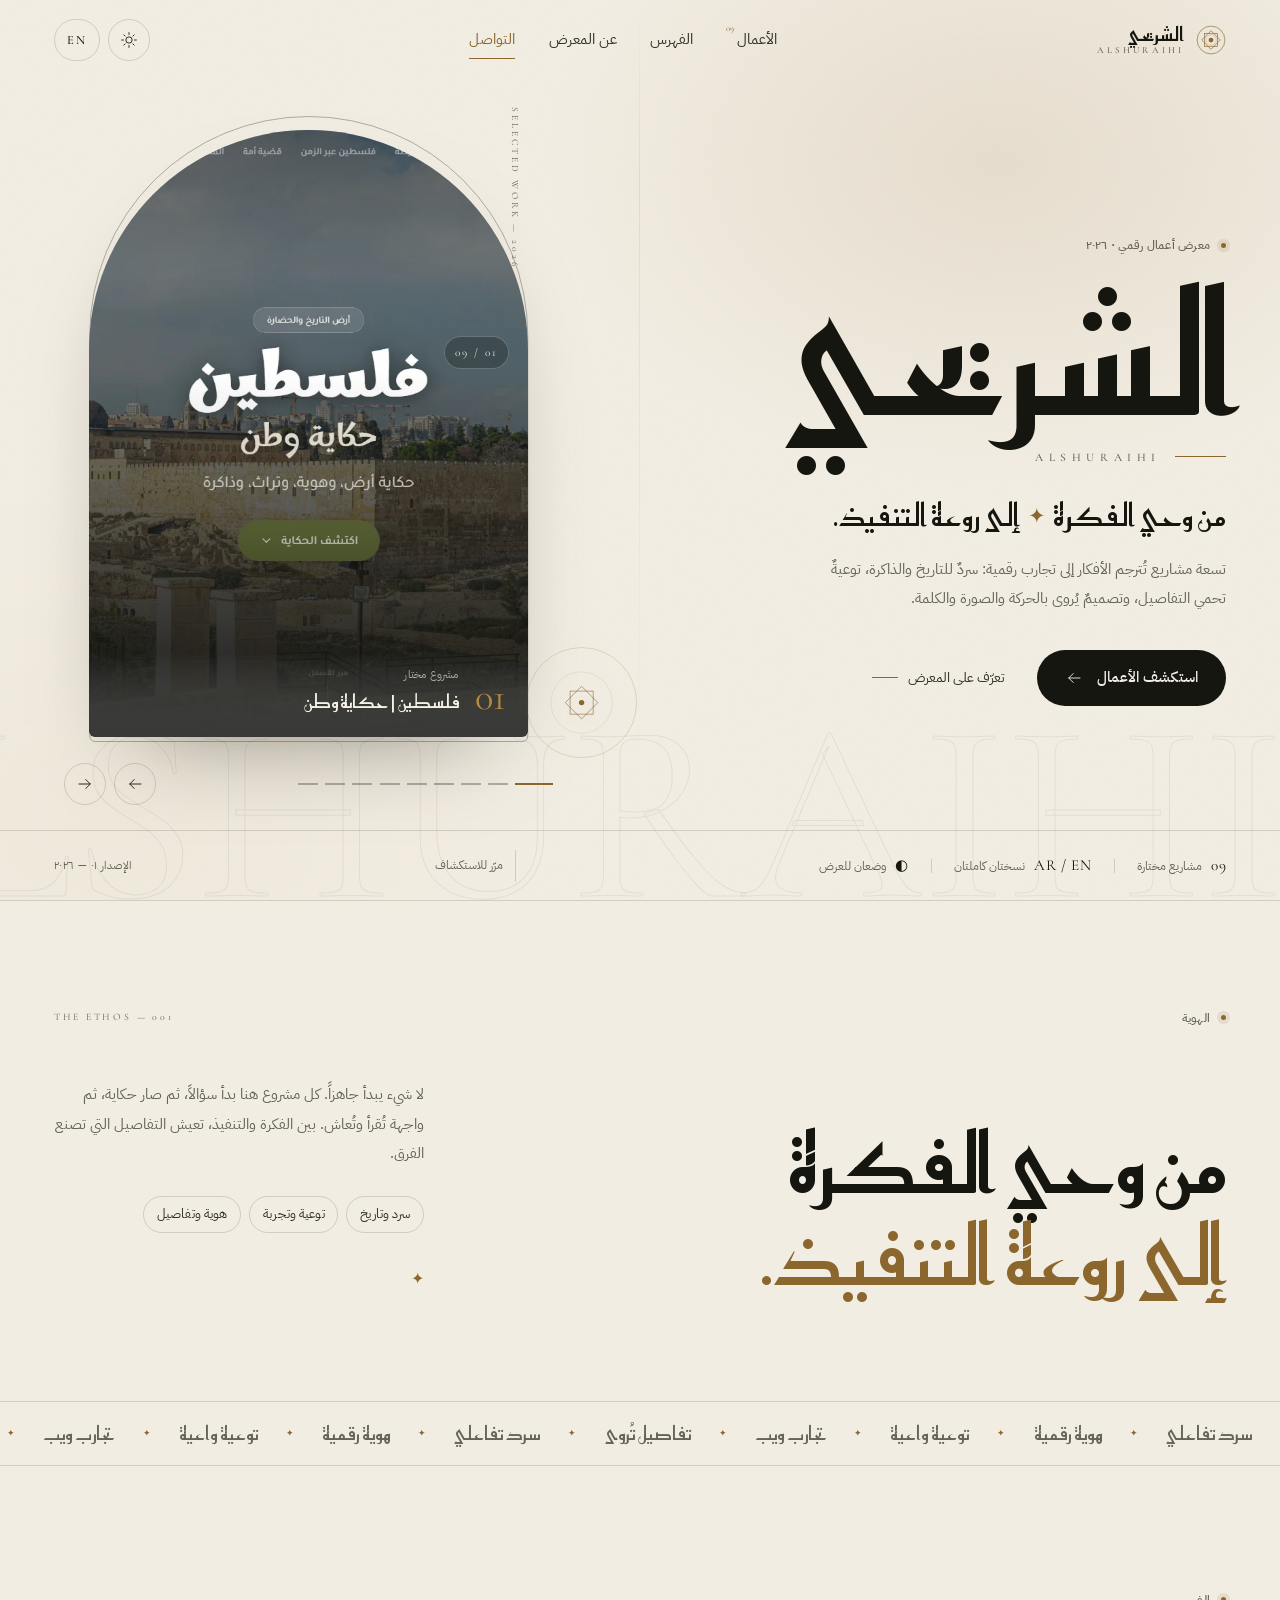
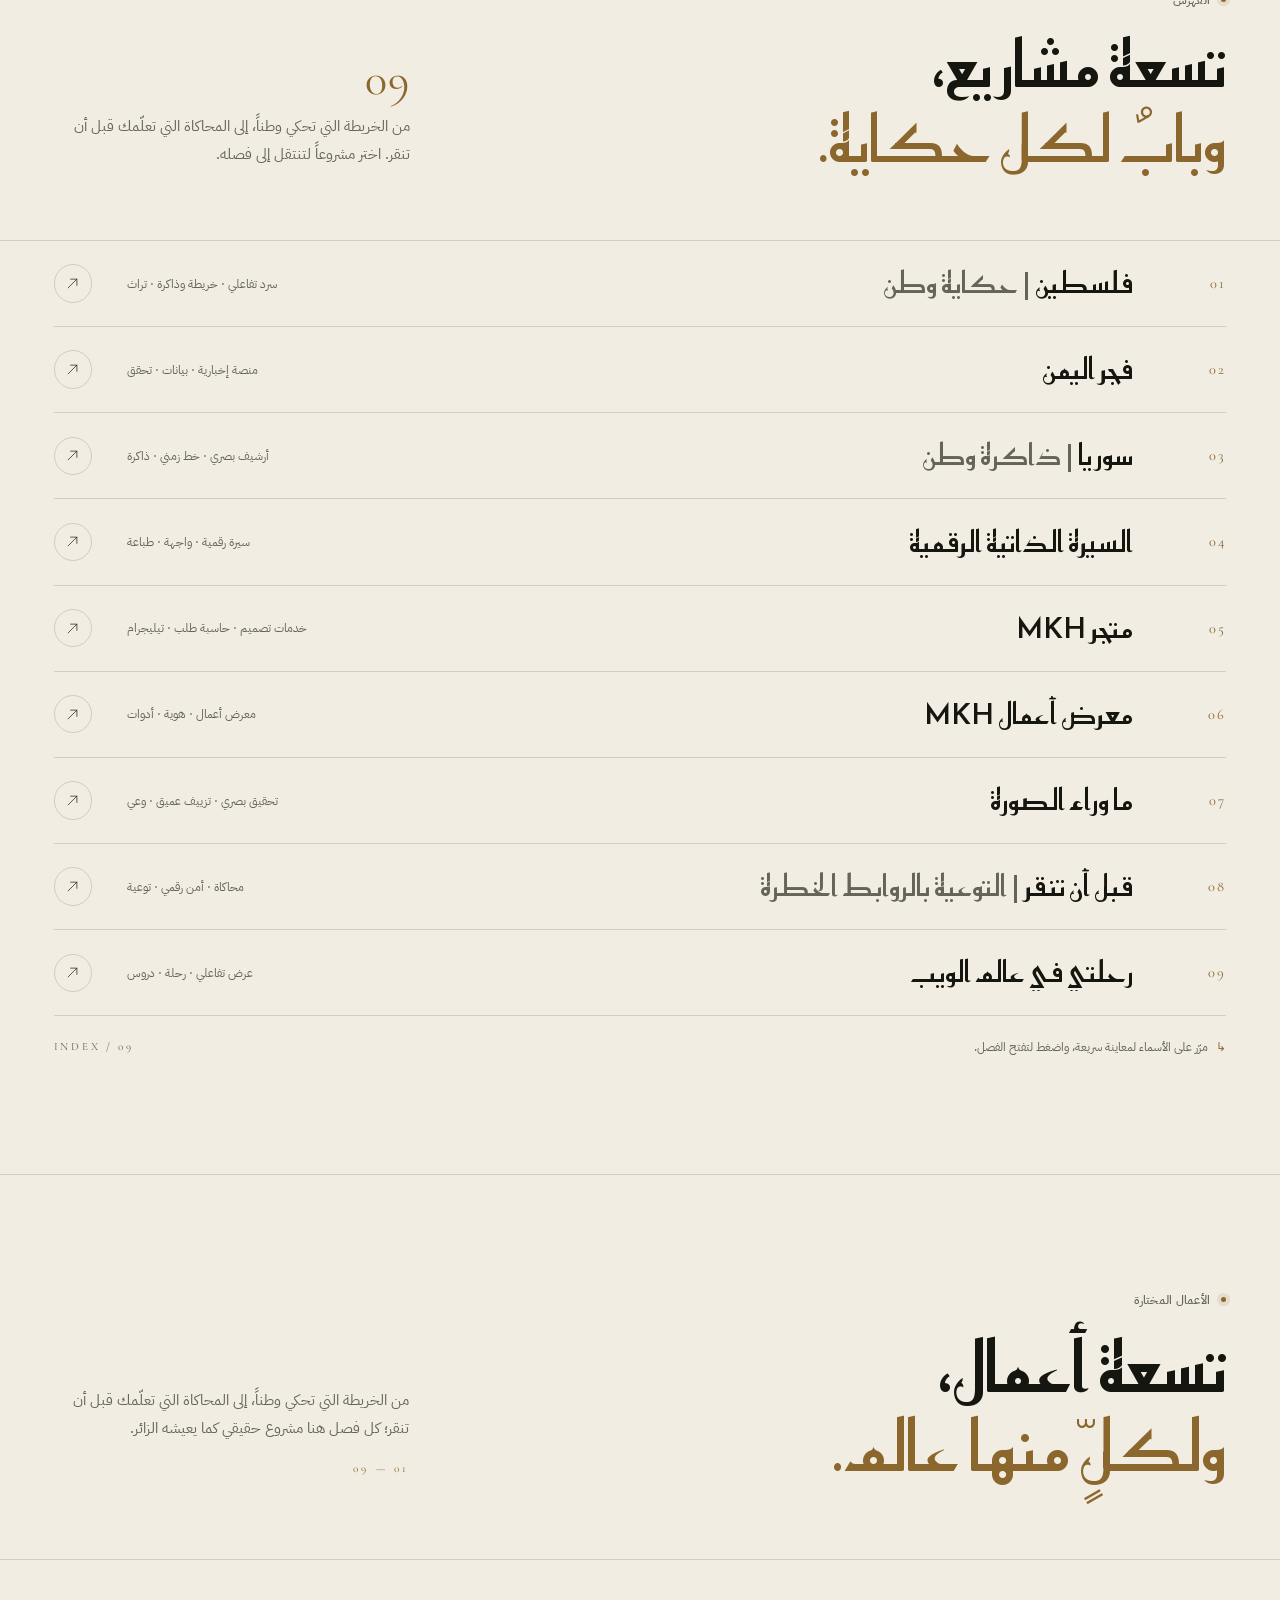
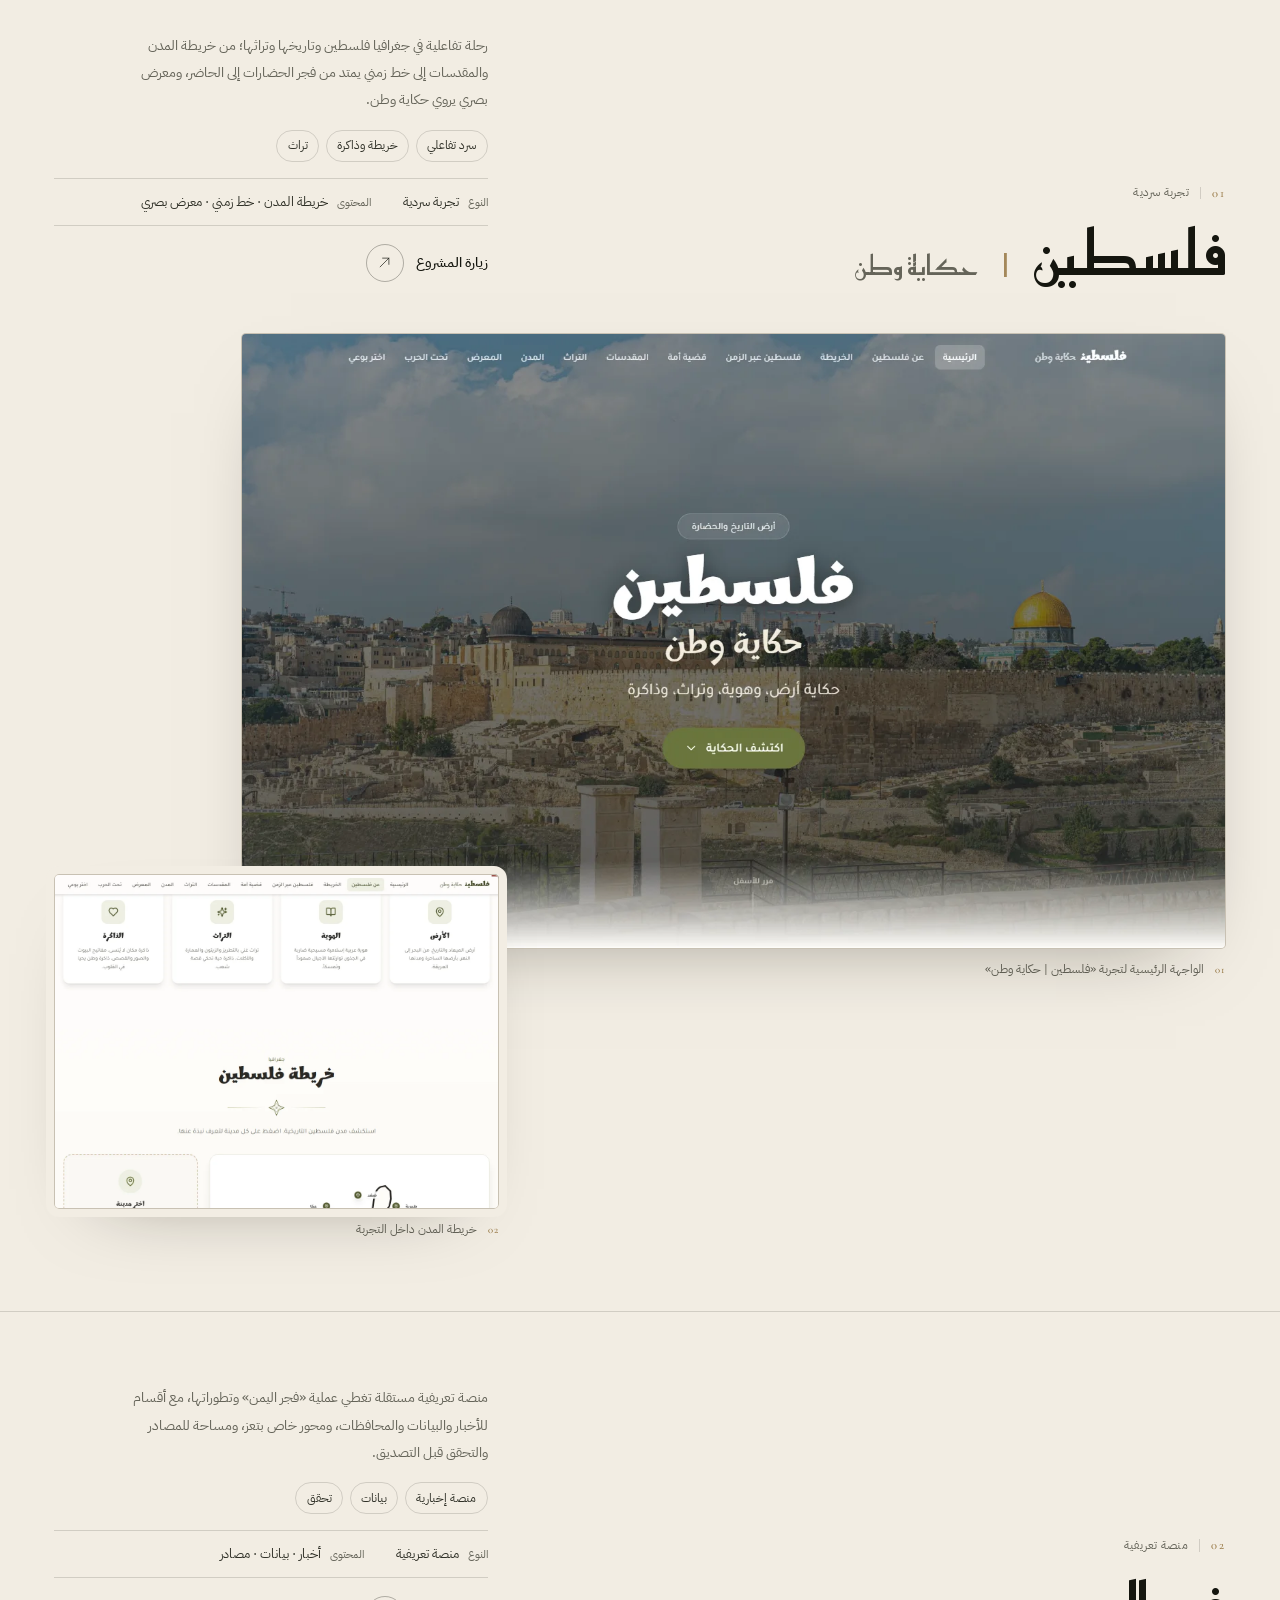
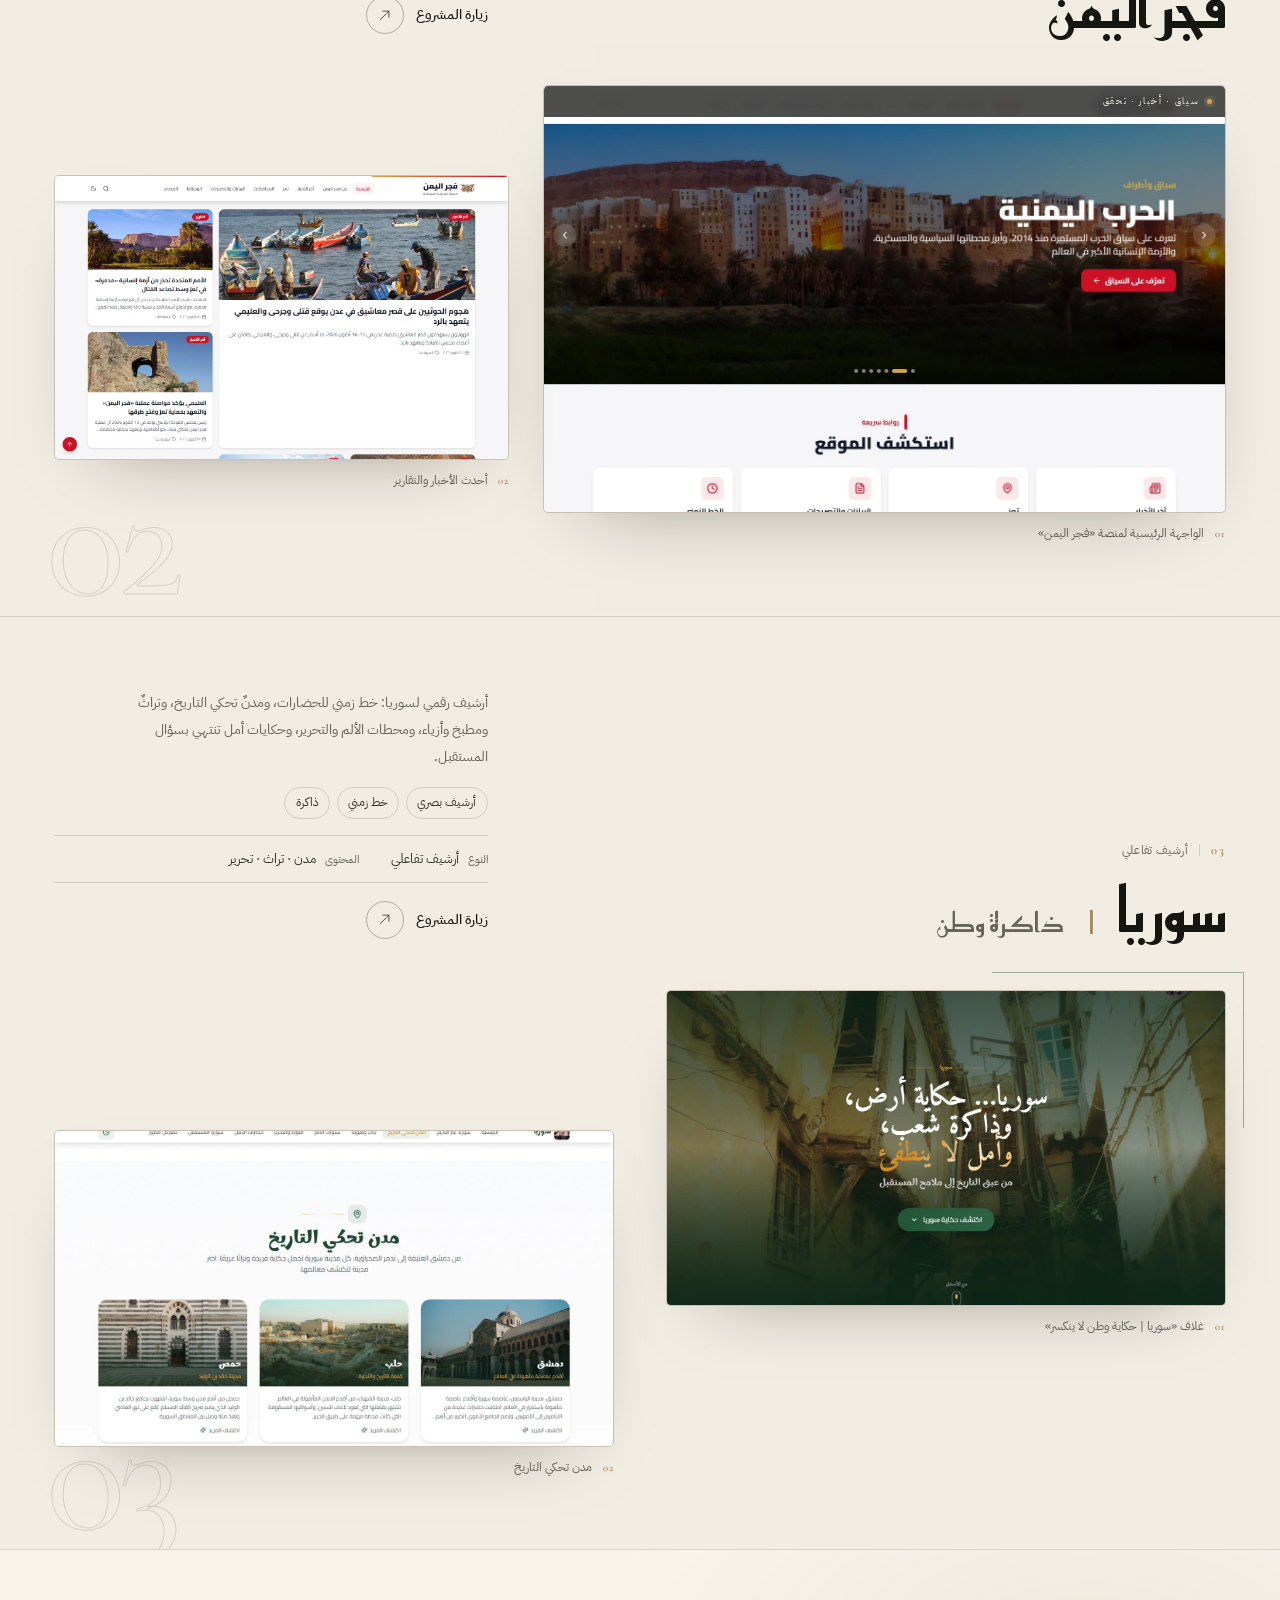
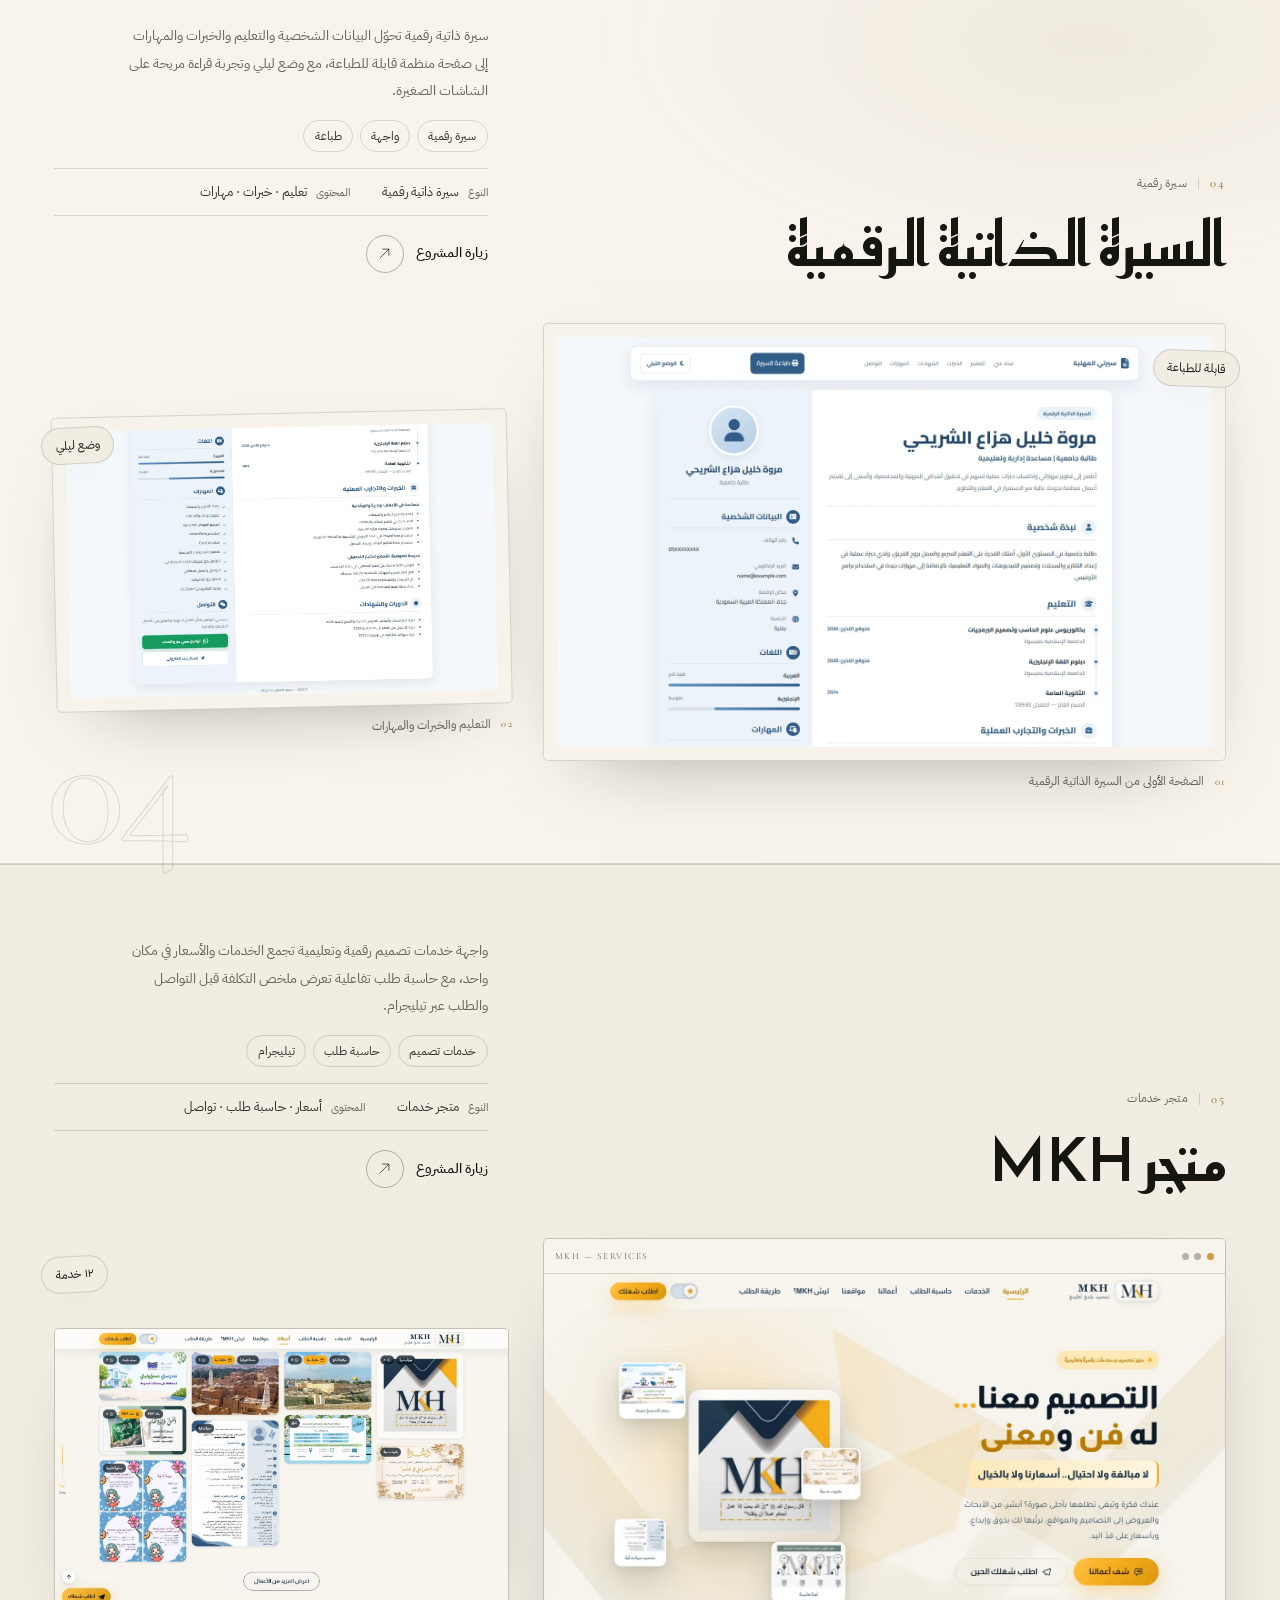
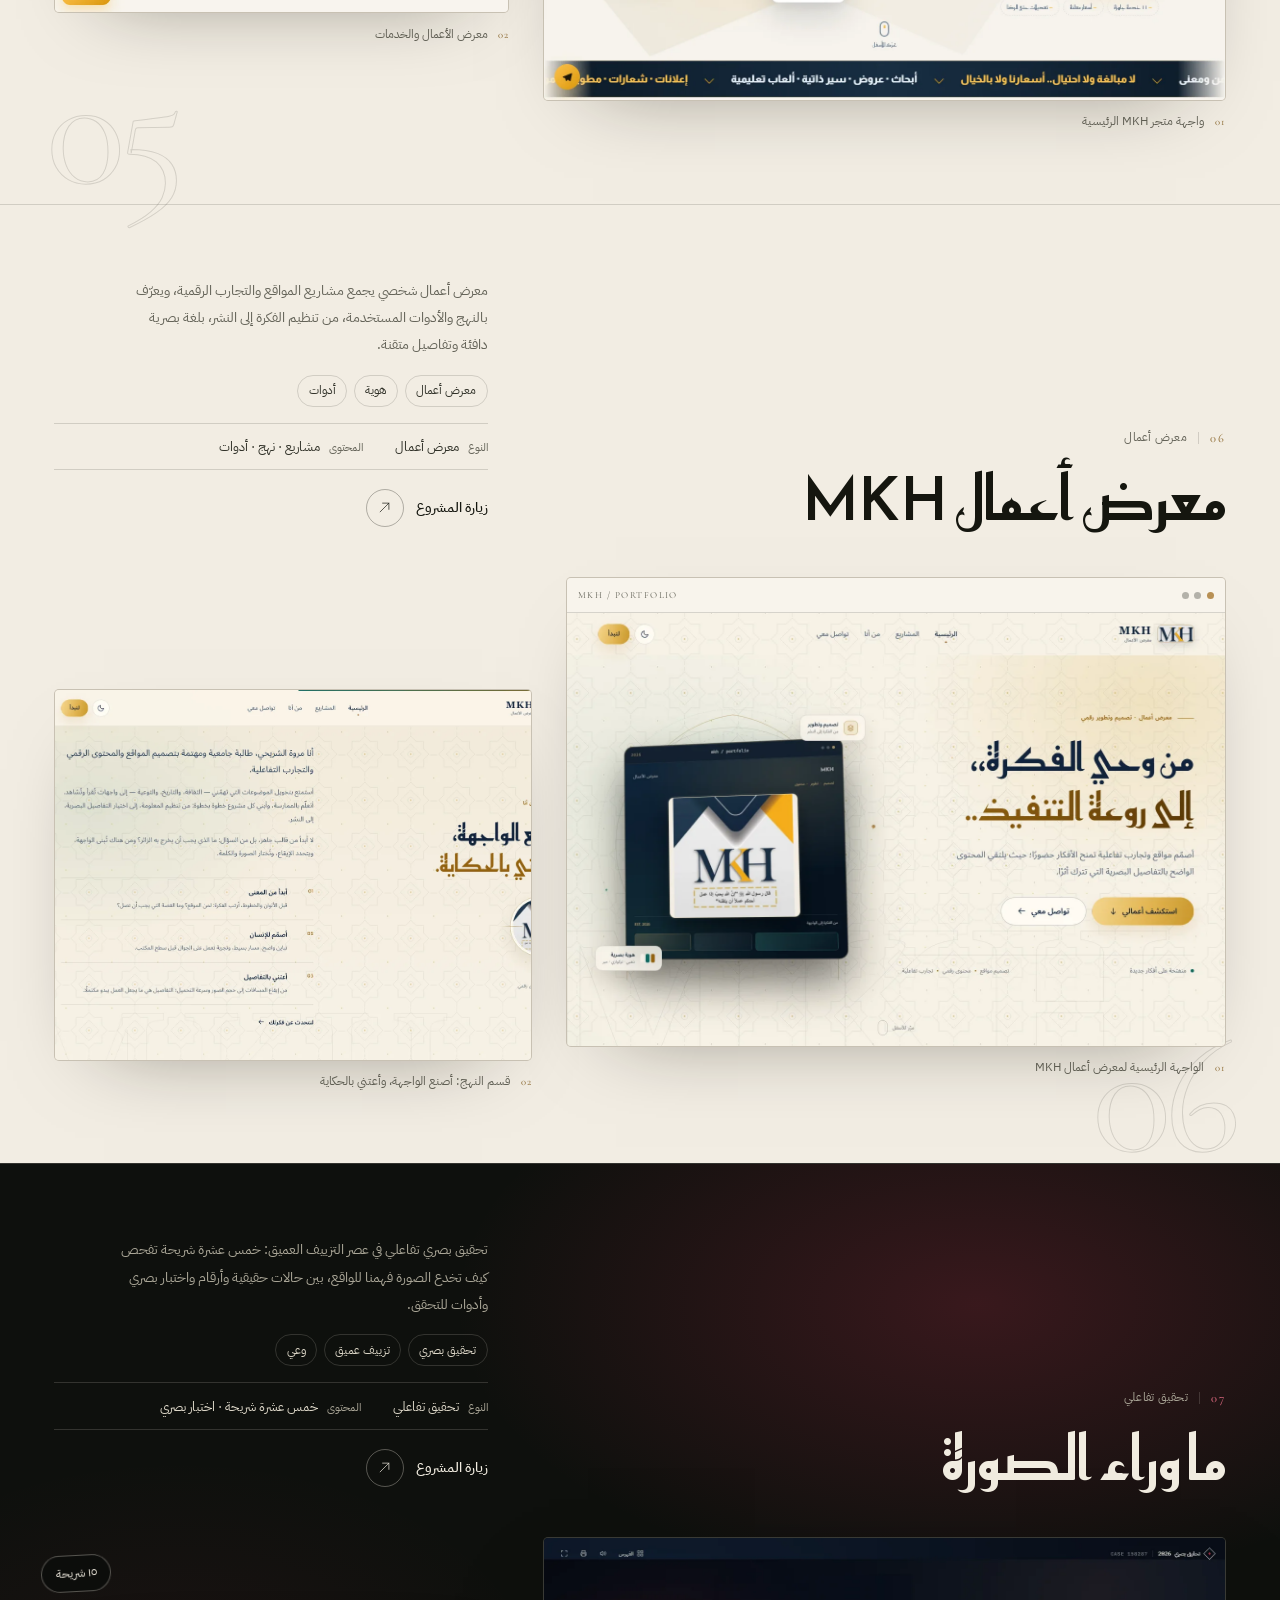
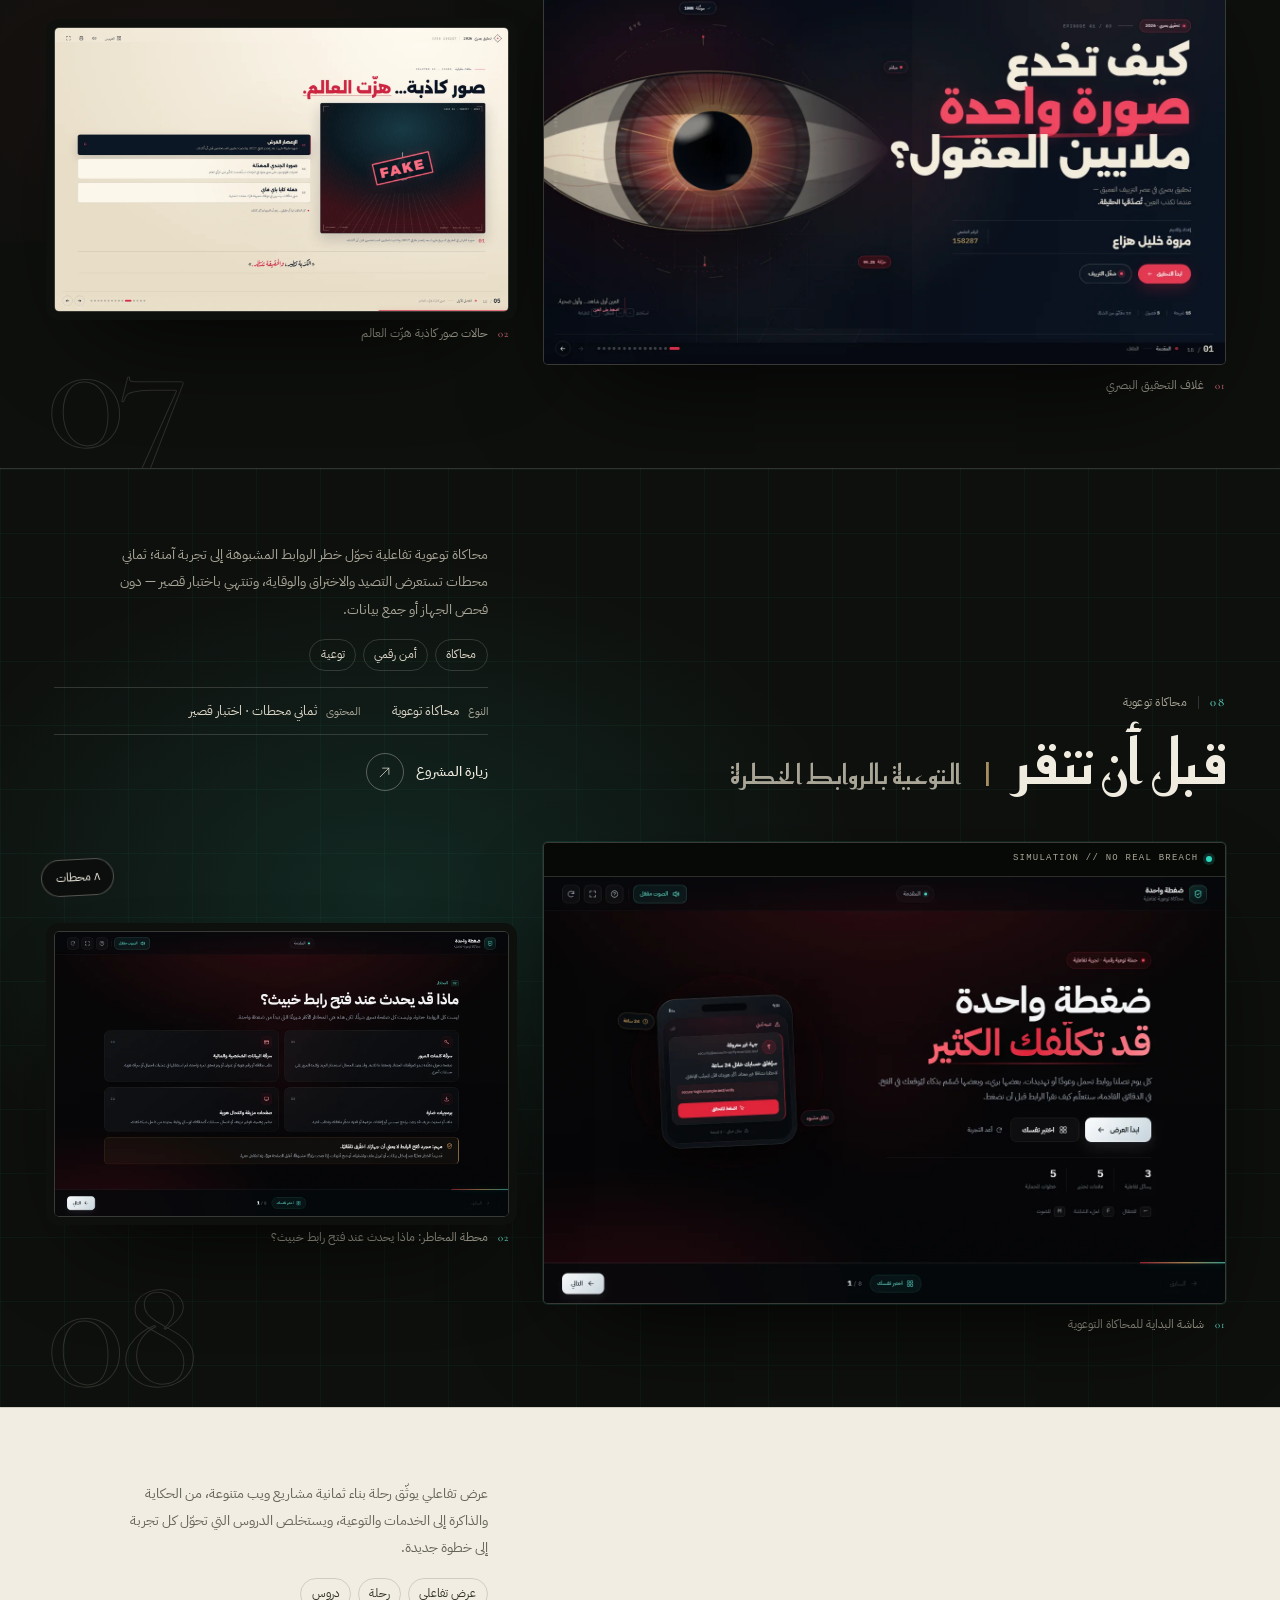
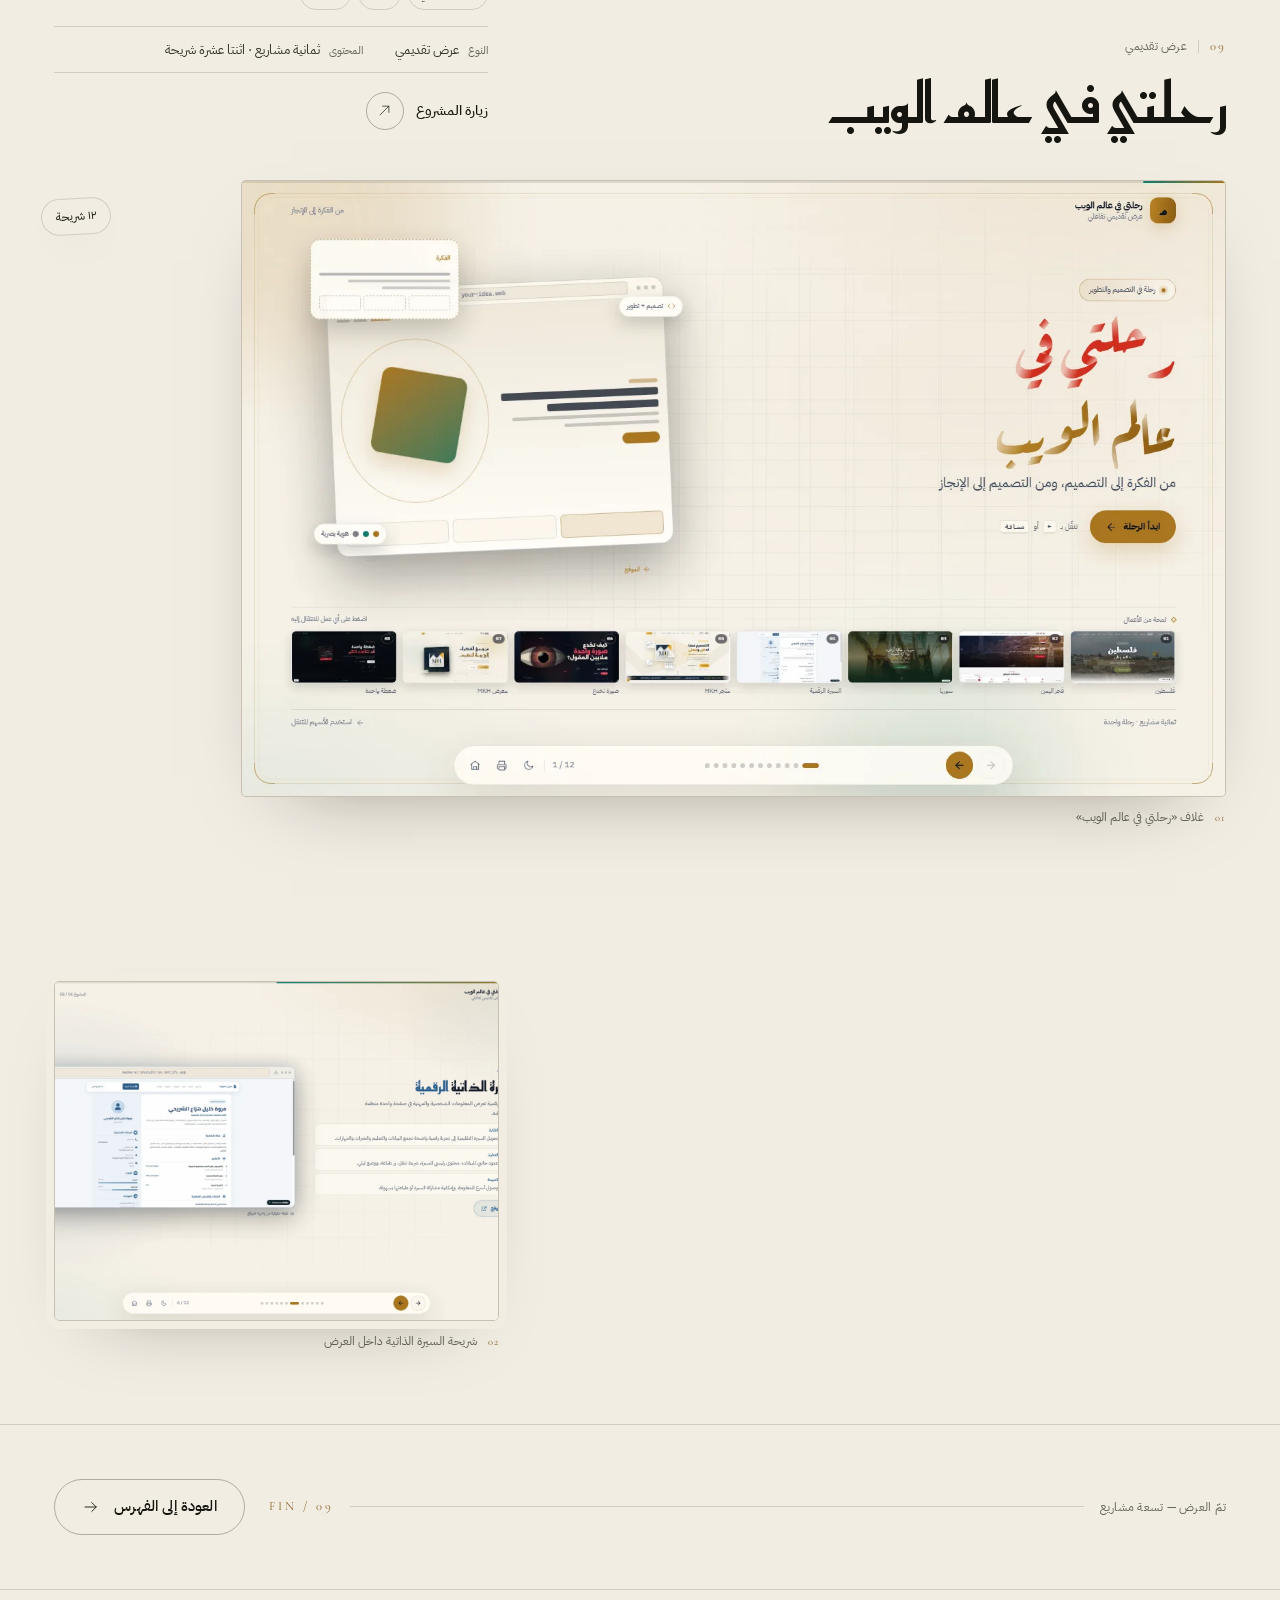
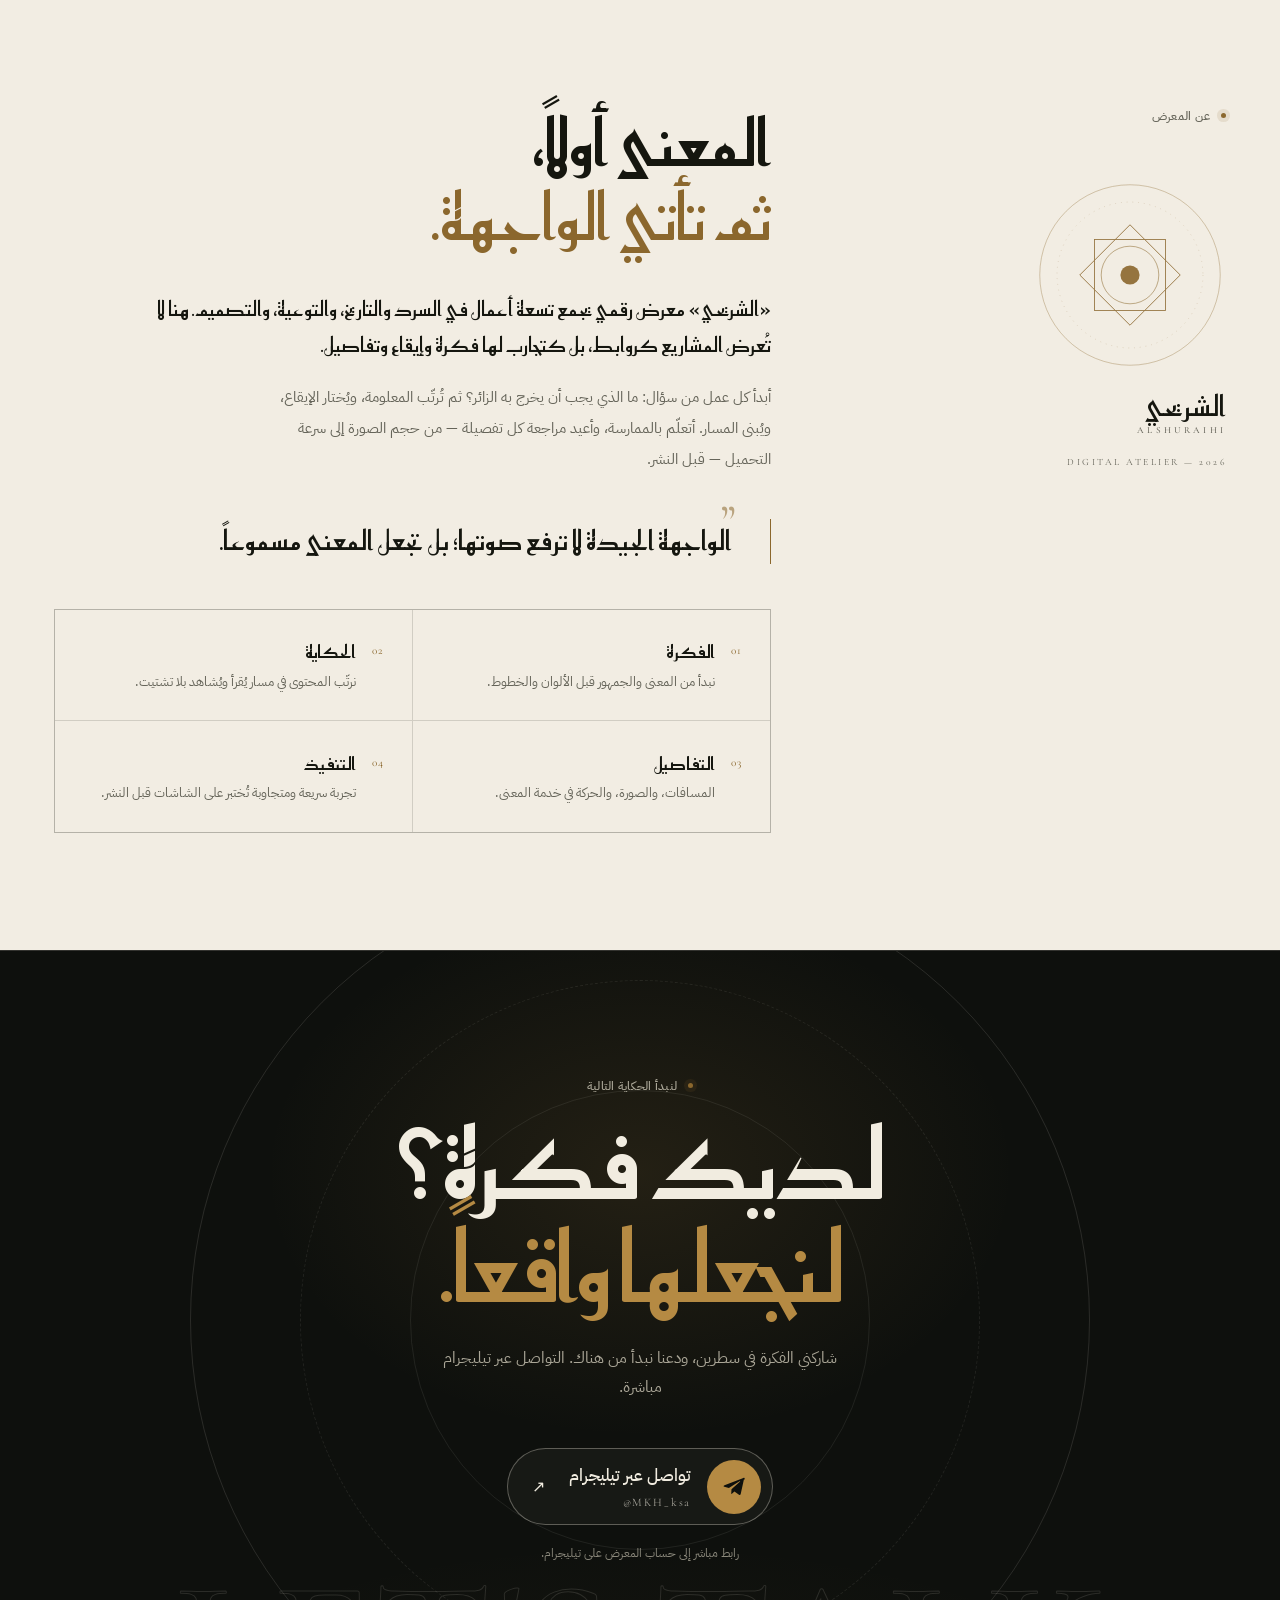
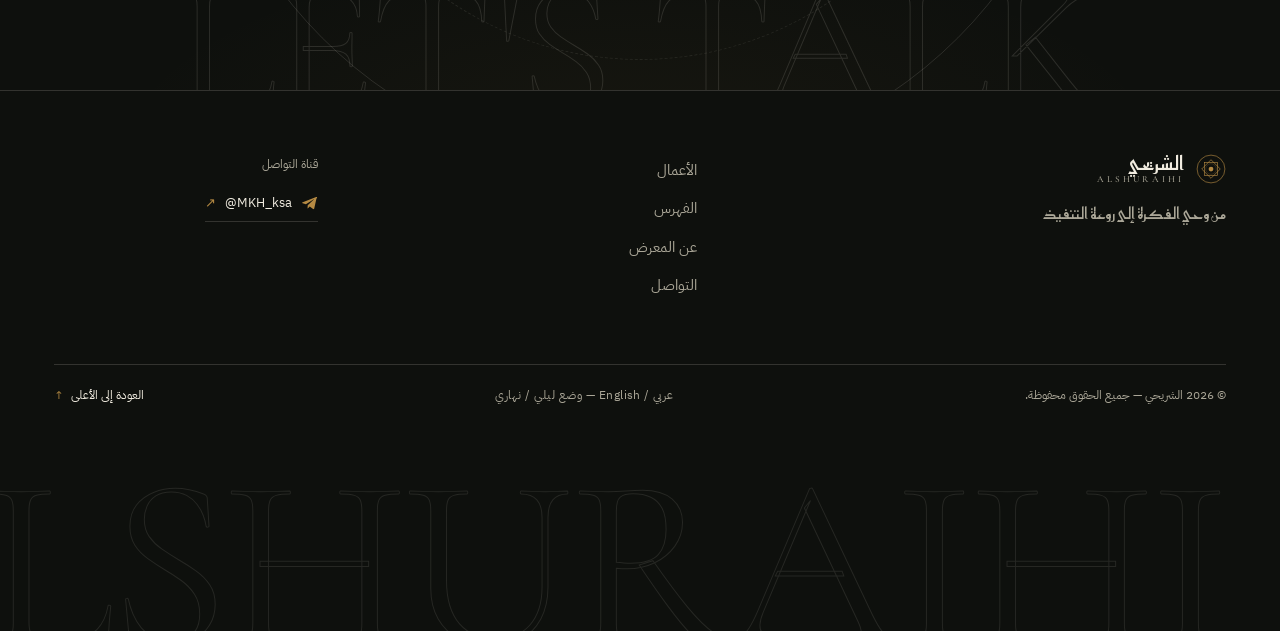
<file: index.html>
<!DOCTYPE html>
<html lang="ar" dir="rtl" data-lang="ar" data-theme="light">
<head>
<meta charset="utf-8">
<meta name="viewport" content="width=device-width, initial-scale=1, viewport-fit=cover">
<title>الشريحي — معرض أعمال | ALSHURAIHI</title>
<meta name="description" content="معرض الشريحي: تسعة مشاريع رقمية في السرد والذاكرة والتوعية والتصميم. من وحي الفكرة إلى روعة التنفيذ.">
<meta name="author" content="الشريحي">
<meta name="robots" content="index, follow">
<meta name="theme-color" content="#f2ede3">
<meta property="og:type" content="website">
<meta property="og:site_name" content="ALSHURAIHI">
<meta property="og:title" content="الشريحي — معرض أعمال رقمية | ALSHURAIHI">
<meta property="og:description" content="تسعة مشاريع رقمية في السرد والذاكرة والتوعية والتصميم. من وحي الفكرة إلى روعة التنفيذ.">
<meta property="og:locale" content="ar_AR">
<meta property="og:locale:alternate" content="en_US">
<meta property="og:image" content="assets/img/og-cover.webp">
<meta property="og:image:width" content="1200">
<meta property="og:image:height" content="630">
<meta name="twitter:card" content="summary_large_image">
<meta name="twitter:title" content="الشريحي — معرض أعمال رقمية">
<meta name="twitter:description" content="تسعة مشاريع رقمية في السرد والذاكرة والتوعية والتصميم.">
<meta name="twitter:image" content="assets/img/og-cover.webp">
<link rel="icon" href="assets/brand/favicon.svg" type="image/svg+xml">
<link rel="manifest" href="site.webmanifest">
<link rel="preload" href="assets/fonts/reem-arabic-400700-normal.woff2" as="font" type="font/woff2" crossorigin>
<link rel="preload" href="assets/fonts/plex-ar-arabic-400-normal.woff2" as="font" type="font/woff2" crossorigin>
<link rel="preload" href="assets/img/projects/palestine-01.webp" as="image" type="image/webp" fetchpriority="high">
<link rel="stylesheet" href="assets/css/fonts.css">
<link rel="stylesheet" href="assets/css/style.css">
<script>
(function () {
  var d = document.documentElement;
  d.classList.add('js');
  var theme, lang;
  try { theme = localStorage.getItem('alshuraihi.theme'); } catch (e) {}
  if (theme !== 'light' && theme !== 'dark') {
    theme = window.matchMedia && window.matchMedia('(prefers-color-scheme: dark)').matches ? 'dark' : 'light';
  }
  d.setAttribute('data-theme', theme);
  try { lang = localStorage.getItem('alshuraihi.lang'); } catch (e) {}
  if (lang !== 'en') lang = 'ar';
  d.setAttribute('data-lang', lang);
  d.lang = lang;
  d.dir = lang === 'en' ? 'ltr' : 'rtl';
  var m = document.querySelector('meta[name="theme-color"]');
  if (m) m.setAttribute('content', theme === 'dark' ? '#0b0c0a' : '#f2ede3');
})();
</script>
</head>
<body>
<a class="skip-link" href="#main" data-i18n="ui.skip">انتقل إلى المحتوى</a>
<div class="grain" aria-hidden="true"></div>
<div class="scroll-progress" aria-hidden="true"><span id="scrollProgress"></span></div>
<div class="cursor" aria-hidden="true">
  <div class="cursor__dot"></div>
  <div class="cursor__ring"><span class="cursor__label" data-i18n="ui.view">عرض</span></div>
</div>

<header class="site-header" id="siteHeader">
  <div class="header-inner">
    <a class="brand" href="#top" aria-label="الشريحي — الرئيسية" data-i18n-aria-label="ui.home">
      <svg class="seal" viewBox="0 0 48 48" fill="none" aria-hidden="true">
        <circle cx="24" cy="24" r="22.25" stroke="currentColor" stroke-width="1"/>
        <rect x="13.5" y="13.5" width="21" height="21" stroke="currentColor" stroke-width="1"/>
        <rect x="13.5" y="13.5" width="21" height="21" stroke="currentColor" stroke-width="1" transform="rotate(45 24 24)"/>
        <circle cx="24" cy="24" r="8.5" stroke="currentColor" stroke-width=".6" opacity=".55"/>
        <circle cx="24" cy="24" r="3.8" fill="currentColor"/>
      </svg>
      <span class="brand__text">
        <span class="brand__ar" lang="ar">الشريحي</span>
        <span class="brand__lat" lang="en">ALSHURAIHI</span>
      </span>
    </a>

    <nav class="site-nav" aria-label="التنقل الرئيسي" data-i18n-aria-label="ui.mainNav">
      <a href="#works" data-nav="works"><span data-i18n="nav.work">الأعمال</span><sup>09</sup></a>
      <a href="#index" data-nav="index"><span data-i18n="nav.index">الفهرس</span></a>
      <a href="#about" data-nav="about"><span data-i18n="nav.about">عن المعرض</span></a>
      <a href="#contact" data-nav="contact"><span data-i18n="nav.contact">التواصل</span></a>
    </nav>

    <div class="header-actions">
      <button class="icon-btn theme-toggle" type="button" data-theme-toggle aria-label="التبديل إلى الوضع الليلي" data-i18n-aria-label="ui.themeToDark">
        <svg class="i-sun" viewBox="0 0 24 24" fill="none" aria-hidden="true">
          <circle cx="12" cy="12" r="4.2" stroke="currentColor" stroke-width="1.2"/>
          <path d="M12 2.2v2.4M12 19.4v2.4M2.2 12h2.4M19.4 12h2.4M5.1 5.1l1.7 1.7M17.2 17.2l1.7 1.7M18.9 5.1l-1.7 1.7M6.8 17.2l-1.7 1.7" stroke="currentColor" stroke-width="1.2" stroke-linecap="round"/>
        </svg>
        <svg class="i-moon" viewBox="0 0 24 24" fill="none" aria-hidden="true">
          <path d="M20.1 14.2A8.4 8.4 0 0 1 9.8 3.9 8.4 8.4 0 1 0 20.1 14.2Z" stroke="currentColor" stroke-width="1.2" stroke-linejoin="round"/>
        </svg>
      </button>
      <button class="lang-toggle" type="button" data-lang-toggle aria-label="Switch to English" data-i18n-aria-label="ui.toEnglish">
        <span class="lang-target" data-lang-target>EN</span>
      </button>
      <button class="menu-toggle" type="button" data-menu-open aria-label="فتح القائمة" data-i18n-aria-label="ui.openMenu" aria-expanded="false" aria-controls="menu">
        <span></span><span></span>
      </button>
    </div>
  </div>
</header>

<div class="menu" id="menu" role="dialog" aria-modal="true" aria-labelledby="menuTitle" hidden>
  <div class="menu__bg" aria-hidden="true"></div>
  <div class="menu__inner">
    <div class="menu__top">
      <a class="brand brand--menu" href="#top" aria-label="الشريحي — الرئيسية" data-i18n-aria-label="ui.home">
        <svg class="seal" viewBox="0 0 48 48" fill="none" aria-hidden="true">
          <circle cx="24" cy="24" r="22.25" stroke="currentColor" stroke-width="1"/>
          <rect x="13.5" y="13.5" width="21" height="21" stroke="currentColor" stroke-width="1"/>
          <rect x="13.5" y="13.5" width="21" height="21" stroke="currentColor" stroke-width="1" transform="rotate(45 24 24)"/>
          <circle cx="24" cy="24" r="8.5" stroke="currentColor" stroke-width=".6" opacity=".55"/>
          <circle cx="24" cy="24" r="3.8" fill="currentColor"/>
        </svg>
        <span class="brand__text"><span class="brand__ar" lang="ar">الشريحي</span><span class="brand__lat" lang="en">ALSHURAIHI</span></span>
      </a>
      <button class="menu-close" type="button" data-menu-close aria-label="إغلاق القائمة" data-i18n-aria-label="ui.closeMenu">
        <svg viewBox="0 0 24 24" fill="none" aria-hidden="true"><path d="m5 5 14 14M19 5 5 19" stroke="currentColor" stroke-width="1.1"/></svg>
      </button>
    </div>
    <div class="menu__body">
      <p class="menu__label" id="menuTitle" data-i18n="menu.label">أين تحب أن تبدأ؟</p>
      <nav class="menu__nav" aria-label="قائمة التنقل" data-i18n-aria-label="ui.menuNav">
        <a href="#works"><span class="menu__num">01</span><span data-i18n="nav.work">الأعمال</span></a>
        <a href="#index"><span class="menu__num">02</span><span data-i18n="nav.index">الفهرس</span></a>
        <a href="#about"><span class="menu__num">03</span><span data-i18n="nav.about">عن المعرض</span></a>
        <a href="#contact"><span class="menu__num">04</span><span data-i18n="nav.contact">التواصل</span></a>
      </nav>
      <div class="menu__aside">
        <p class="menu__tagline" data-i18n="brand.tagline">من وحي الفكرة إلى روعة التنفيذ</p>
        <a class="menu__tg" href="https://t.me/MKH_ksa" target="_blank" rel="noopener noreferrer">
          <svg viewBox="0 0 24 24" fill="currentColor" aria-hidden="true"><path d="M21.9 4.6 18.7 19c-.2 1-.9 1.2-1.7.8l-4.6-3.4-2.2 2.1c-.3.3-.5.5-1 .5l.3-4.7 8.6-7.8c.4-.3-.1-.5-.6-.2L6.9 13.1 2.3 11.7c-1-.3-1-1 .2-1.5l18.9-7.3c.8-.3 1.6.2 1.3 1.7Z"/></svg>
          <span dir="ltr">@MKH_ksa</span>
          <span class="menu__tg-arrow" aria-hidden="true">↗</span>
        </a>
        <div class="menu__actions">
          <button class="menu__action" type="button" data-theme-toggle aria-label="التبديل إلى الوضع الليلي" data-i18n-aria-label="ui.themeToDark">
            <span data-menu-theme-label data-i18n="ui.darkMode">الوضع الليلي</span>
          </button>
          <button class="menu__action" type="button" data-lang-toggle aria-label="Switch to English" data-i18n-aria-label="ui.toEnglish">
            <span data-lang-label data-i18n="ui.english">English</span>
          </button>
        </div>
      </div>
    </div>
    <div class="menu__foot">
      <span data-i18n="menu.foot">معرض أعمال رقمي — ٢٠٢٦</span>
      <span lang="en">ALSHURAIHI</span>
    </div>
  </div>
</div>

<main id="main">
  <section class="hero" id="top" aria-labelledby="heroTitle">
    <div class="hero__inner">
      <div class="hero__copy">
        <p class="eyebrow hero__eyebrow"><span class="eyebrow__dot" aria-hidden="true"></span><span data-i18n="hero.eyebrow">معرض أعمال رقمي · ٢٠٢٦</span></p>
        <div class="hero__lockup">
          <h1 class="hero__title" id="heroTitle"><span lang="ar">الشريحي</span></h1>
          <span class="hero__latin" lang="en">ALSHURAIHI</span>
        </div>
        <p class="hero__tagline" data-i18n-html="hero.tagline">من وحي الفكرة<span class="hero__star" aria-hidden="true">✦</span>إلى روعة التنفيذ.</p>
        <p class="hero__desc" data-i18n="hero.desc">تسعة مشاريع تُترجم الأفكار إلى تجارب رقمية: سردٌ للتاريخ والذاكرة، توعيةٌ تحمي التفاصيل، وتصميمٌ يُروى بالحركة والصورة والكلمة.</p>
        <div class="hero__actions">
          <a class="btn btn--primary" href="#works" data-magnetic>
            <span data-i18n="hero.cta1">استكشف الأعمال</span>
            <svg class="btn__arrow" viewBox="0 0 24 24" fill="none" aria-hidden="true"><path d="M4 12h15M13 6l6 6-6 6" stroke="currentColor" stroke-width="1.2" stroke-linecap="round" stroke-linejoin="round"/></svg>
          </a>
          <a class="link-quiet" href="#about"><span data-i18n="hero.cta2">تعرّف على المعرض</span><span class="link-quiet__line" aria-hidden="true"></span></a>
        </div>
      </div>

      <div class="hero__stage" id="heroStage">
        <div class="stage__outline" aria-hidden="true"></div>
        <div class="arch">
          <div class="arch__media">
            <img id="heroImgA" class="arch__img is-active" src="assets/img/projects/palestine-01.webp" width="1440" height="900" alt="لقطة شاشة من موقع فلسطين: القدس وقبة الصخرة مع عنوان «فلسطين حكاية وطن»" data-i18n-alt="ch.1.altA" fetchpriority="high" decoding="async">
            <img id="heroImgB" class="arch__img" src="assets/img/projects/fajr-01.webp" width="1440" height="900" alt="" aria-hidden="true" decoding="async">
          </div>
          <div class="arch__shade" aria-hidden="true"></div>
          <div class="arch__top">
            <span class="arch__count" id="heroCount" aria-hidden="true">01 / 09</span>
            <a class="arch__open" id="heroOpen" href="https://palestine-interactiv-nv9w.bolt.host/" target="_blank" rel="noopener noreferrer">
              <span data-i18n="hero.open">افتح المشروع</span>
              <span aria-hidden="true">↗</span>
              <span class="sr-only" data-i18n="ui.opensNew">يفتح في تبويب جديد</span>
            </a>
          </div>
          <div class="arch__caption">
            <span class="arch__index" id="heroIndex">01</span>
            <div class="arch__meta">
              <span class="arch__kicker" data-i18n="hero.featured">مشروع مختار</span>
              <a class="arch__title" id="heroProject" href="#ch-palestine" data-i18n="ch.1.titleFull">فلسطين | حكاية وطن</a>
            </div>
          </div>
        </div>
        <div class="hero__controls">
          <div class="hero__dots" id="heroDots" aria-label="اختيار مشروع مميز" data-i18n-aria-label="hero.dotsLabel"></div>
          <div class="hero__arrows">
            <button class="round-btn" type="button" id="heroPrev" aria-label="المشروع السابق" data-i18n-aria-label="hero.prev">
              <svg viewBox="0 0 24 24" fill="none" aria-hidden="true"><path d="M20 12H5M11 6l-6 6 6 6" stroke="currentColor" stroke-width="1.2" stroke-linecap="round" stroke-linejoin="round"/></svg>
            </button>
            <button class="round-btn" type="button" id="heroNext" aria-label="المشروع التالي" data-i18n-aria-label="hero.next">
              <svg viewBox="0 0 24 24" fill="none" aria-hidden="true"><path d="M4 12h15M13 6l6 6-6 6" stroke="currentColor" stroke-width="1.2" stroke-linecap="round" stroke-linejoin="round"/></svg>
            </button>
          </div>
        </div>
        <div class="orbit-seal" aria-hidden="true">
          <svg viewBox="0 0 180 180" fill="none">
            <defs><path id="sealArc" d="M90 90m-64 0a64 64 0 1 1 128 0a64 64 0 1 1-128 0"/></defs>
            <circle cx="90" cy="90" r="86" stroke="currentColor" stroke-width=".7" opacity=".45"/>
            <circle cx="90" cy="90" r="48" stroke="currentColor" stroke-width=".7" opacity=".28"/>
            <text class="orbit-seal__text"><textPath href="#sealArc" startOffset="0" data-i18n="seal.text">من وحي الفكرة · إلى روعة التنفيذ ·</textPath></text>
            <g class="orbit-seal__star" stroke="currentColor" stroke-width=".9">
              <rect x="72" y="72" width="36" height="36"/>
              <rect x="72" y="72" width="36" height="36" transform="rotate(45 90 90)"/>
              <circle cx="90" cy="90" r="4.2" fill="currentColor" stroke="none"/>
            </g>
          </svg>
        </div>
        <span class="vertical-label" aria-hidden="true">SELECTED WORK — 2026</span>
      </div>
    </div>

    <div class="hero__foot">
      <div class="hero__facts">
        <div class="fact"><span class="fact__value">09</span><span class="fact__label" data-i18n="hero.fact1">مشاريع مختارة</span></div>
        <span class="fact__sep" aria-hidden="true"></span>
        <div class="fact"><span class="fact__value" lang="en">AR / EN</span><span class="fact__label" data-i18n="hero.fact2">نسختان كاملتان</span></div>
        <span class="fact__sep" aria-hidden="true"></span>
        <div class="fact"><span class="fact__value">◐</span><span class="fact__label" data-i18n="hero.fact3">وضعان للعرض</span></div>
      </div>
      <a class="scroll-cue" href="#statement">
        <span class="scroll-cue__line" aria-hidden="true"></span>
        <span data-i18n="hero.scroll">مرّر للاستكشاف</span>
      </a>
      <p class="hero__edition" data-i18n="hero.edition">الإصدار ٠١ — ٢٠٢٦</p>
    </div>
    <div class="hero__ghost" aria-hidden="true" lang="en">ALSHURAIHI</div>
  </section>
  <section class="statement" id="statement" aria-labelledby="statementTitle">
    <div class="statement__inner">
      <div class="statement__top">
        <p class="eyebrow"><span class="eyebrow__dot" aria-hidden="true"></span><span data-i18n="statement.eyebrow">الهوية</span></p>
        <span class="statement__latin" lang="en">THE ETHOS — 001</span>
      </div>
      <div class="statement__grid">
        <h2 class="statement__title" id="statementTitle" data-i18n-html="statement.title">من وحي الفكرة<br><em>إلى روعة التنفيذ.</em></h2>
        <div class="statement__aside">
          <p class="statement__desc" data-i18n="statement.desc">لا شيء يبدأ جاهزاً. كل مشروع هنا بدأ سؤالاً، ثم صار حكاية، ثم واجهة تُقرأ وتُعاش. بين الفكرة والتنفيذ، تعيش التفاصيل التي تصنع الفرق.</p>
          <ul class="statement__chips">
            <li data-i18n="statement.chip1">سرد وتاريخ</li>
            <li data-i18n="statement.chip2">توعية وتجربة</li>
            <li data-i18n="statement.chip3">هوية وتفاصيل</li>
          </ul>
          <p class="statement__mark" aria-hidden="true">✦</p>
        </div>
      </div>
    </div>
    <div class="marquee" aria-hidden="true">
      <div class="marquee__track">
        <div class="marquee__group">
          <span data-i18n="marquee.1">سرد تفاعلي</span><i>✦</i>
          <span data-i18n="marquee.2">هوية رقمية</span><i>✦</i>
          <span data-i18n="marquee.3">توعية واعية</span><i>✦</i>
          <span data-i18n="marquee.4">تجارب ويب</span><i>✦</i>
          <span data-i18n="marquee.5">تفاصيل تُروى</span><i>✦</i>
        </div>
        <div class="marquee__group">
          <span data-i18n="marquee.1">سرد تفاعلي</span><i>✦</i>
          <span data-i18n="marquee.2">هوية رقمية</span><i>✦</i>
          <span data-i18n="marquee.3">توعية واعية</span><i>✦</i>
          <span data-i18n="marquee.4">تجارب ويب</span><i>✦</i>
          <span data-i18n="marquee.5">تفاصيل تُروى</span><i>✦</i>
        </div>
      </div>
    </div>
  </section>
  <section class="index" id="index" aria-labelledby="indexTitle">
    <div class="index__head">
      <div class="index__heading">
        <p class="eyebrow"><span class="eyebrow__dot" aria-hidden="true"></span><span data-i18n="index.eyebrow">الفهرس</span></p>
        <h2 class="index__title" id="indexTitle" data-i18n-html="index.title">تسعة مشاريع،<br><em>وبابٌ لكل حكاية.</em></h2>
      </div>
      <div class="index__meta">
        <span class="index__count" aria-hidden="true">09</span>
        <p data-i18n="index.note">من الخريطة التي تحكي وطناً، إلى المحاكاة التي تعلّمك قبل أن تنقر. اختر مشروعاً لتنتقل إلى فصله.</p>
      </div>
    </div>
    <div class="index__list" id="indexList" aria-label="فهرس المشاريع" data-i18n-aria-label="index.listLabel">
      <a class="index__row" href="#ch-palestine" data-project="palestine" data-preview="assets/img/projects/palestine-02.webp" style="--accent:#6f7d4d">
        <span class="index__num">01</span>
        <span class="index__rowtitle">فلسطين <span>| حكاية وطن</span></span>
        <span class="index__tags">سرد تفاعلي · خريطة وذاكرة · تراث</span>
        <span class="index__arrow" aria-hidden="true"><svg viewBox="0 0 24 24" fill="none"><path d="M5 19 19 5M9 5h10v10" stroke="currentColor" stroke-width="1.1" stroke-linecap="round" stroke-linejoin="round"/></svg></span>
      </a>
      <a class="index__row" href="#ch-fajr" data-project="fajr" data-preview="assets/img/projects/fajr-02.webp" style="--accent:#c01f3c">
        <span class="index__num">02</span>
        <span class="index__rowtitle">فجر اليمن</span>
        <span class="index__tags">منصة إخبارية · بيانات · تحقق</span>
        <span class="index__arrow" aria-hidden="true"><svg viewBox="0 0 24 24" fill="none"><path d="M5 19 19 5M9 5h10v10" stroke="currentColor" stroke-width="1.1" stroke-linecap="round" stroke-linejoin="round"/></svg></span>
      </a>
      <a class="index__row" href="#ch-syria" data-project="syria" data-preview="assets/img/projects/syria-02.webp" style="--accent:#315d47">
        <span class="index__num">03</span>
        <span class="index__rowtitle">سوريا <span>| ذاكرة وطن</span></span>
        <span class="index__tags">أرشيف بصري · خط زمني · ذاكرة</span>
        <span class="index__arrow" aria-hidden="true"><svg viewBox="0 0 24 24" fill="none"><path d="M5 19 19 5M9 5h10v10" stroke="currentColor" stroke-width="1.1" stroke-linecap="round" stroke-linejoin="round"/></svg></span>
      </a>
      <a class="index__row" href="#ch-cv" data-project="cv" data-preview="assets/img/projects/cv-02.webp" style="--accent:#2d5d7d">
        <span class="index__num">04</span>
        <span class="index__rowtitle">السيرة الذاتية الرقمية</span>
        <span class="index__tags">سيرة رقمية · واجهة · طباعة</span>
        <span class="index__arrow" aria-hidden="true"><svg viewBox="0 0 24 24" fill="none"><path d="M5 19 19 5M9 5h10v10" stroke="currentColor" stroke-width="1.1" stroke-linecap="round" stroke-linejoin="round"/></svg></span>
      </a>
      <a class="index__row" href="#ch-store" data-project="store" data-preview="assets/img/projects/store-02.webp" style="--accent:#d99a1e">
        <span class="index__num">05</span>
        <span class="index__rowtitle">متجر MKH</span>
        <span class="index__tags">خدمات تصميم · حاسبة طلب · تيليجرام</span>
        <span class="index__arrow" aria-hidden="true"><svg viewBox="0 0 24 24" fill="none"><path d="M5 19 19 5M9 5h10v10" stroke="currentColor" stroke-width="1.1" stroke-linecap="round" stroke-linejoin="round"/></svg></span>
      </a>
      <a class="index__row" href="#ch-gallery" data-project="gallery" data-preview="assets/img/projects/gallery-02.webp" style="--accent:#b1833f">
        <span class="index__num">06</span>
        <span class="index__rowtitle">معرض أعمال MKH</span>
        <span class="index__tags">معرض أعمال · هوية · أدوات</span>
        <span class="index__arrow" aria-hidden="true"><svg viewBox="0 0 24 24" fill="none"><path d="M5 19 19 5M9 5h10v10" stroke="currentColor" stroke-width="1.1" stroke-linecap="round" stroke-linejoin="round"/></svg></span>
      </a>
      <a class="index__row" href="#ch-beyond" data-project="beyond" data-preview="assets/img/projects/beyond-02.webp" style="--accent:#e43a5b">
        <span class="index__num">07</span>
        <span class="index__rowtitle">ما وراء الصورة</span>
        <span class="index__tags">تحقيق بصري · تزييف عميق · وعي</span>
        <span class="index__arrow" aria-hidden="true"><svg viewBox="0 0 24 24" fill="none"><path d="M5 19 19 5M9 5h10v10" stroke="currentColor" stroke-width="1.1" stroke-linecap="round" stroke-linejoin="round"/></svg></span>
      </a>
      <a class="index__row" href="#ch-warning" data-project="warning" data-preview="assets/img/projects/warning-02.webp" style="--accent:#2fd8bd">
        <span class="index__num">08</span>
        <span class="index__rowtitle">قبل أن تنقر <span>| التوعية بالروابط الخطرة</span></span>
        <span class="index__tags">محاكاة · أمن رقمي · توعية</span>
        <span class="index__arrow" aria-hidden="true"><svg viewBox="0 0 24 24" fill="none"><path d="M5 19 19 5M9 5h10v10" stroke="currentColor" stroke-width="1.1" stroke-linecap="round" stroke-linejoin="round"/></svg></span>
      </a>
      <a class="index__row" href="#ch-journey" data-project="journey" data-preview="assets/img/projects/journey-02.webp" style="--accent:#b98a3e">
        <span class="index__num">09</span>
        <span class="index__rowtitle">رحلتي في عالم الويب</span>
        <span class="index__tags">عرض تفاعلي · رحلة · دروس</span>
        <span class="index__arrow" aria-hidden="true"><svg viewBox="0 0 24 24" fill="none"><path d="M5 19 19 5M9 5h10v10" stroke="currentColor" stroke-width="1.1" stroke-linecap="round" stroke-linejoin="round"/></svg></span>
      </a>
    </div>
    <div class="index__bottom">
      <p class="index__hint"><span class="index__hintmark" aria-hidden="true">↳</span><span data-i18n="index.hint">مرّر على الأسماء لمعاينة سريعة، واضغط لتفتح الفصل.</span></p>
      <span class="index__foot" aria-hidden="true" lang="en">INDEX / 09</span>
    </div>
    <div class="index__preview" id="indexPreview" aria-hidden="true">
      <div class="index__previewframe"><img id="indexPreviewImg" alt="" width="1440" height="900" loading="lazy" decoding="async"></div>
      <span class="index__previewlabel" id="indexPreviewLabel"></span>
    </div>
  </section>
  <section class="works" id="works" aria-labelledby="worksTitle">
    <div class="works__head">
      <div>
        <p class="eyebrow"><span class="eyebrow__dot" aria-hidden="true"></span><span data-i18n="works.eyebrow">الأعمال المختارة</span></p>
        <h2 class="works__title" id="worksTitle" data-i18n-html="works.title">تسعة أعمال،<br><em>ولكلٍّ منها عالم.</em></h2>
      </div>
      <div class="works__aside">
        <p data-i18n="works.desc">من الخريطة التي تحكي وطناً، إلى المحاكاة التي تعلّمك قبل أن تنقر؛ كل فصل هنا مشروع حقيقي كما يعيشه الزائر.</p>
        <span class="works__range" lang="en" aria-hidden="true">01 — 09</span>
      </div>
    </div>

    <div class="works__list">
      <article class="chapter ch--wide reveal" id="ch-palestine" data-project="palestine" style="--accent:#6f7d4d;--accent-2:#b8ad79">
        <div class="chapter__inner">
          <div class="chapter__head">
            <div class="chapter__heading">
              <div class="chapter__meta"><span class="chapter__num">01</span><span class="chapter__type" data-i18n="ch.1.type">تجربة سردية</span></div>
              <h2 class="chapter__title"><span data-i18n="ch.1.titleMain">فلسطين</span><span class="chapter__sep" aria-hidden="true">|</span><span class="chapter__sub" data-i18n="ch.1.titleSub">حكاية وطن</span></h2>
            </div>
            <div class="chapter__side">
              <p class="chapter__desc" data-i18n="ch.1.desc">رحلة تفاعلية في جغرافيا فلسطين وتاريخها وتراثها؛ من خريطة المدن والمقدسات إلى خط زمني يمتد من فجر الحضارات إلى الحاضر، ومعرض بصري يروي حكاية وطن.</p>
              <ul class="chapter__tags"><li data-i18n="ch.1.tag1">سرد تفاعلي</li><li data-i18n="ch.1.tag2">خريطة وذاكرة</li><li data-i18n="ch.1.tag3">تراث</li></ul>
              <dl class="chapter__facts">
                <div><dt data-i18n="ui.type">النوع</dt><dd data-i18n="ch.1.metaType">تجربة سردية</dd></div>
                <div><dt data-i18n="ui.focus">المحتوى</dt><dd data-i18n="ch.1.metaFocus">خريطة المدن · خط زمني · معرض بصري</dd></div>
              </dl>
              <a class="project-link" href="https://palestine-interactiv-nv9w.bolt.host/" target="_blank" rel="noopener noreferrer" data-cursor="view">
                <span data-i18n="ui.visit">زيارة المشروع</span>
                <span class="project-link__icon" aria-hidden="true"><svg viewBox="0 0 24 24" fill="none"><path d="M5 19 19 5M9 5h10v10" stroke="currentColor" stroke-width="1.1" stroke-linecap="round" stroke-linejoin="round"/></svg></span>
                <span class="sr-only" data-i18n="ui.opensNew">يفتح في تبويب جديد</span>
              </a>
            </div>
          </div>
          <div class="chapter__media">
            <figure class="media media--main">
              <div class="media__frame"><img class="media__img" src="assets/img/projects/palestine-01.webp" width="1440" height="900" alt="لقطة شاشة من موقع فلسطين: القدس وقبة الصخرة مع عنوان «فلسطين حكاية وطن»" data-i18n-alt="ch.1.altA" loading="lazy" decoding="async"></div>
              <figcaption><span class="media__no">01</span><span data-i18n="ch.1.capA">الواجهة الرئيسية لتجربة «فلسطين | حكاية وطن»</span></figcaption>
            </figure>
            <figure class="media media--detail">
              <div class="media__frame"><img class="media__img" src="assets/img/projects/palestine-02.webp" width="1440" height="900" alt="قسم خريطة المدن داخل موقع فلسطين" data-i18n-alt="ch.1.altB" loading="lazy" decoding="async" style="object-position:50% 38%"></div>
              <figcaption><span class="media__no">02</span><span data-i18n="ch.1.capB">خريطة المدن داخل التجربة</span></figcaption>
            </figure>
            <span class="chapter__bignum" aria-hidden="true">01</span>
          </div>
        </div>
      </article>

      <article class="chapter ch--split ch--flip reveal" id="ch-fajr" data-project="fajr" style="--accent:#b81d38;--accent-2:#d7a24a">
        <div class="chapter__inner">
          <div class="chapter__head">
            <div class="chapter__heading">
              <div class="chapter__meta"><span class="chapter__num">02</span><span class="chapter__type" data-i18n="ch.2.type">منصة تعريفية</span></div>
              <h2 class="chapter__title"><span data-i18n="ch.2.titleMain">فجر اليمن</span></h2>
            </div>
            <div class="chapter__side">
              <p class="chapter__desc" data-i18n="ch.2.desc">منصة تعريفية مستقلة تغطي عملية «فجر اليمن» وتطوراتها، مع أقسام للأخبار والبيانات والمحافظات، ومحور خاص بتعز، ومساحة للمصادر والتحقق قبل التصديق.</p>
              <ul class="chapter__tags"><li data-i18n="ch.2.tag1">منصة إخبارية</li><li data-i18n="ch.2.tag2">بيانات</li><li data-i18n="ch.2.tag3">تحقق</li></ul>
              <dl class="chapter__facts">
                <div><dt data-i18n="ui.type">النوع</dt><dd data-i18n="ch.2.metaType">منصة تعريفية</dd></div>
                <div><dt data-i18n="ui.focus">المحتوى</dt><dd data-i18n="ch.2.metaFocus">أخبار · بيانات · مصادر</dd></div>
              </dl>
              <a class="project-link" href="https://fajr-al-yemen.bolt.host/" target="_blank" rel="noopener noreferrer" data-cursor="view">
                <span data-i18n="ui.visit">زيارة المشروع</span>
                <span class="project-link__icon" aria-hidden="true"><svg viewBox="0 0 24 24" fill="none"><path d="M5 19 19 5M9 5h10v10" stroke="currentColor" stroke-width="1.1" stroke-linecap="round" stroke-linejoin="round"/></svg></span>
                <span class="sr-only" data-i18n="ui.opensNew">يفتح في تبويب جديد</span>
              </a>
            </div>
          </div>
          <div class="chapter__media">
            <figure class="media media--main">
              <div class="media__frame media__frame--ticker">
                <span class="ticker" aria-hidden="true"><i></i><span data-i18n="ch.2.ticker">سياق · أخبار · تحقق</span></span>
                <img class="media__img" src="assets/img/projects/fajr-01.webp" width="1440" height="900" alt="لقطة شاشة من منصة فجر اليمن: واجهة رئيسية لمدينة تاريخية وعنوان الحرب اليمنية" data-i18n-alt="ch.2.altA" loading="lazy" decoding="async">
              </div>
              <figcaption><span class="media__no">01</span><span data-i18n="ch.2.capA">الواجهة الرئيسية لمنصة «فجر اليمن»</span></figcaption>
            </figure>
            <figure class="media media--detail">
              <div class="media__frame"><img class="media__img" src="assets/img/projects/fajr-02.webp" width="1440" height="900" alt="قسم الأخبار والتقارير في منصة فجر اليمن" data-i18n-alt="ch.2.altB" loading="lazy" decoding="async" style="object-position:72% 45%"></div>
              <figcaption><span class="media__no">02</span><span data-i18n="ch.2.capB">أحدث الأخبار والتقارير</span></figcaption>
            </figure>
            <span class="chapter__bignum" aria-hidden="true">02</span>
          </div>
        </div>
      </article>

      <article class="chapter ch--diptych reveal" id="ch-syria" data-project="syria" style="--accent:#315d47;--accent-2:#c39155">
        <div class="chapter__inner">
          <div class="chapter__head">
            <div class="chapter__heading">
              <div class="chapter__meta"><span class="chapter__num">03</span><span class="chapter__type" data-i18n="ch.3.type">أرشيف تفاعلي</span></div>
              <h2 class="chapter__title"><span data-i18n="ch.3.titleMain">سوريا</span><span class="chapter__sep" aria-hidden="true">|</span><span class="chapter__sub" data-i18n="ch.3.titleSub">ذاكرة وطن</span></h2>
            </div>
            <div class="chapter__side">
              <p class="chapter__desc" data-i18n="ch.3.desc">أرشيف رقمي لسوريا: خط زمني للحضارات، ومدنٌ تحكي التاريخ، وتراثٌ ومطبخ وأزياء، ومحطات الألم والتحرير، وحكايات أمل تنتهي بسؤال المستقبل.</p>
              <ul class="chapter__tags"><li data-i18n="ch.3.tag1">أرشيف بصري</li><li data-i18n="ch.3.tag2">خط زمني</li><li data-i18n="ch.3.tag3">ذاكرة</li></ul>
              <dl class="chapter__facts">
                <div><dt data-i18n="ui.type">النوع</dt><dd data-i18n="ch.3.metaType">أرشيف تفاعلي</dd></div>
                <div><dt data-i18n="ui.focus">المحتوى</dt><dd data-i18n="ch.3.metaFocus">مدن · تراث · تحرير</dd></div>
              </dl>
              <a class="project-link" href="https://interactive-syria-he-5ofy.bolt.host/" target="_blank" rel="noopener noreferrer" data-cursor="view">
                <span data-i18n="ui.visit">زيارة المشروع</span>
                <span class="project-link__icon" aria-hidden="true"><svg viewBox="0 0 24 24" fill="none"><path d="M5 19 19 5M9 5h10v10" stroke="currentColor" stroke-width="1.1" stroke-linecap="round" stroke-linejoin="round"/></svg></span>
                <span class="sr-only" data-i18n="ui.opensNew">يفتح في تبويب جديد</span>
              </a>
            </div>
          </div>
          <div class="chapter__media">
            <figure class="media media--main">
              <div class="media__frame"><img class="media__img" src="assets/img/projects/syria-01.webp" width="1440" height="900" alt="غلاف موقع سوريا: حارة دمشقية قديمة وعنوان «سوريا حكاية أرض وذاكرة شعب وأمل لا ينطفئ»" data-i18n-alt="ch.3.altA" loading="lazy" decoding="async"></div>
              <figcaption><span class="media__no">01</span><span data-i18n="ch.3.capA">غلاف «سوريا | حكاية وطن لا ينكسر»</span></figcaption>
            </figure>
            <figure class="media media--detail">
              <div class="media__frame"><img class="media__img" src="assets/img/projects/syria-02.webp" width="1440" height="900" alt="قسم مدن تحكي التاريخ داخل موقع سوريا" data-i18n-alt="ch.3.altB" loading="lazy" decoding="async" style="object-position:50% 30%"></div>
              <figcaption><span class="media__no">02</span><span data-i18n="ch.3.capB">مدن تحكي التاريخ</span></figcaption>
            </figure>
            <span class="chapter__bignum" aria-hidden="true">03</span>
          </div>
        </div>
      </article>

      <article class="chapter ch--paper reveal" id="ch-cv" data-project="cv" style="--accent:#2d5d7d;--accent-2:#9ab0c0">
        <div class="chapter__inner">
          <div class="chapter__head">
            <div class="chapter__heading">
              <div class="chapter__meta"><span class="chapter__num">04</span><span class="chapter__type" data-i18n="ch.4.type">سيرة رقمية</span></div>
              <h2 class="chapter__title"><span data-i18n="ch.4.titleMain">السيرة الذاتية الرقمية</span></h2>
            </div>
            <div class="chapter__side">
              <p class="chapter__desc" data-i18n="ch.4.desc">سيرة ذاتية رقمية تحوّل البيانات الشخصية والتعليم والخبرات والمهارات إلى صفحة منظمة قابلة للطباعة، مع وضع ليلي وتجربة قراءة مريحة على الشاشات الصغيرة.</p>
              <ul class="chapter__tags"><li data-i18n="ch.4.tag1">سيرة رقمية</li><li data-i18n="ch.4.tag2">واجهة</li><li data-i18n="ch.4.tag3">طباعة</li></ul>
              <dl class="chapter__facts">
                <div><dt data-i18n="ui.type">النوع</dt><dd data-i18n="ch.4.metaType">سيرة ذاتية رقمية</dd></div>
                <div><dt data-i18n="ui.focus">المحتوى</dt><dd data-i18n="ch.4.metaFocus">تعليم · خبرات · مهارات</dd></div>
              </dl>
              <a class="project-link" href="https://marwa-al-shuraihi-ye.netlify.app/" target="_blank" rel="noopener noreferrer" data-cursor="view">
                <span data-i18n="ui.visit">زيارة المشروع</span>
                <span class="project-link__icon" aria-hidden="true"><svg viewBox="0 0 24 24" fill="none"><path d="M5 19 19 5M9 5h10v10" stroke="currentColor" stroke-width="1.1" stroke-linecap="round" stroke-linejoin="round"/></svg></span>
                <span class="sr-only" data-i18n="ui.opensNew">يفتح في تبويب جديد</span>
              </a>
            </div>
          </div>
          <div class="chapter__media">
            <figure class="media media--main">
              <div class="media__frame media__frame--paper"><img class="media__img" src="assets/img/projects/cv-01.webp" width="1440" height="900" alt="لقطة شاشة للسيرة الذاتية الرقمية تعرض البيانات الشخصية والتعليم" data-i18n-alt="ch.4.altA" loading="lazy" decoding="async"></div>
              <figcaption><span class="media__no">01</span><span data-i18n="ch.4.capA">الصفحة الأولى من السيرة الذاتية الرقمية</span></figcaption>
            </figure>
            <figure class="media media--detail">
              <div class="media__frame"><img class="media__img" src="assets/img/projects/cv-02.webp" width="1440" height="900" alt="قسم الخبرات والمهارات في السيرة الذاتية الرقمية" data-i18n-alt="ch.4.altB" loading="lazy" decoding="async" style="object-position:50% 55%"></div>
              <figcaption><span class="media__no">02</span><span data-i18n="ch.4.capB">التعليم والخبرات والمهارات</span></figcaption>
            </figure>
            <span class="media-chip media-chip--a" data-i18n="ch.4.chip1">وضع ليلي</span>
            <span class="media-chip media-chip--b" data-i18n="ch.4.chip2">قابلة للطباعة</span>
            <span class="chapter__bignum" aria-hidden="true">04</span>
          </div>
        </div>
      </article>

      <article class="chapter ch--split reveal" id="ch-store" data-project="store" style="--accent:#c98712;--accent-2:#14506e">
        <div class="chapter__inner">
          <div class="chapter__head">
            <div class="chapter__heading">
              <div class="chapter__meta"><span class="chapter__num">05</span><span class="chapter__type" data-i18n="ch.5.type">متجر خدمات</span></div>
              <h2 class="chapter__title"><span data-i18n="ch.5.titleMain">متجر MKH</span></h2>
            </div>
            <div class="chapter__side">
              <p class="chapter__desc" data-i18n="ch.5.desc">واجهة خدمات تصميم رقمية وتعليمية تجمع الخدمات والأسعار في مكان واحد، مع حاسبة طلب تفاعلية تعرض ملخص التكلفة قبل التواصل والطلب عبر تيليجرام.</p>
              <ul class="chapter__tags"><li data-i18n="ch.5.tag1">خدمات تصميم</li><li data-i18n="ch.5.tag2">حاسبة طلب</li><li data-i18n="ch.5.tag3">تيليجرام</li></ul>
              <dl class="chapter__facts">
                <div><dt data-i18n="ui.type">النوع</dt><dd data-i18n="ch.5.metaType">متجر خدمات</dd></div>
                <div><dt data-i18n="ui.focus">المحتوى</dt><dd data-i18n="ch.5.metaFocus">أسعار · حاسبة طلب · تواصل</dd></div>
              </dl>
              <a class="project-link" href="https://mkh.abdukhayemen.workers.dev/" target="_blank" rel="noopener noreferrer" data-cursor="view">
                <span data-i18n="ui.visit">زيارة المشروع</span>
                <span class="project-link__icon" aria-hidden="true"><svg viewBox="0 0 24 24" fill="none"><path d="M5 19 19 5M9 5h10v10" stroke="currentColor" stroke-width="1.1" stroke-linecap="round" stroke-linejoin="round"/></svg></span>
                <span class="sr-only" data-i18n="ui.opensNew">يفتح في تبويب جديد</span>
              </a>
            </div>
          </div>
          <div class="chapter__media">
            <figure class="media media--main">
              <div class="media__frame media__frame--browser">
                <span class="browser-bar" aria-hidden="true"><i></i><i></i><i></i><span>mkh — services</span></span>
                <img class="media__img" src="assets/img/projects/store-01.webp" width="1440" height="900" alt="واجهة متجر MKH: عنوان «التصميم معنا له فن ومعنى» وعينات من الأعمال" data-i18n-alt="ch.5.altA" loading="lazy" decoding="async">
              </div>
              <figcaption><span class="media__no">01</span><span data-i18n="ch.5.capA">واجهة متجر MKH الرئيسية</span></figcaption>
            </figure>
            <figure class="media media--detail">
              <div class="media__frame"><img class="media__img" src="assets/img/projects/store-02.webp" width="1440" height="900" alt="معرض الأعمال والخدمات داخل متجر MKH" data-i18n-alt="ch.5.altB" loading="lazy" decoding="async" style="object-position:40% 20%"></div>
              <figcaption><span class="media__no">02</span><span data-i18n="ch.5.capB">معرض الأعمال والخدمات</span></figcaption>
            </figure>
            <span class="media-chip media-chip--a" data-i18n="ch.5.chip1">١٢ خدمة</span>
            <span class="chapter__bignum" aria-hidden="true">05</span>
          </div>
        </div>
      </article>

      <article class="chapter ch--mosaic reveal" id="ch-gallery" data-project="gallery" style="--accent:#a9772f;--accent-2:#14263d">
        <div class="chapter__inner">
          <div class="chapter__head">
            <div class="chapter__heading">
              <div class="chapter__meta"><span class="chapter__num">06</span><span class="chapter__type" data-i18n="ch.6.type">معرض أعمال</span></div>
              <h2 class="chapter__title"><span data-i18n="ch.6.titleMain">معرض أعمال MKH</span></h2>
            </div>
            <div class="chapter__side">
              <p class="chapter__desc" data-i18n="ch.6.desc">معرض أعمال شخصي يجمع مشاريع المواقع والتجارب الرقمية، ويعرّف بالنهج والأدوات المستخدمة، من تنظيم الفكرة إلى النشر، بلغة بصرية دافئة وتفاصيل متقنة.</p>
              <ul class="chapter__tags"><li data-i18n="ch.6.tag1">معرض أعمال</li><li data-i18n="ch.6.tag2">هوية</li><li data-i18n="ch.6.tag3">أدوات</li></ul>
              <dl class="chapter__facts">
                <div><dt data-i18n="ui.type">النوع</dt><dd data-i18n="ch.6.metaType">معرض أعمال</dd></div>
                <div><dt data-i18n="ui.focus">المحتوى</dt><dd data-i18n="ch.6.metaFocus">مشاريع · نهج · أدوات</dd></div>
              </dl>
              <a class="project-link" href="https://mkh26.abdukhayemen.workers.dev/" target="_blank" rel="noopener noreferrer" data-cursor="view">
                <span data-i18n="ui.visit">زيارة المشروع</span>
                <span class="project-link__icon" aria-hidden="true"><svg viewBox="0 0 24 24" fill="none"><path d="M5 19 19 5M9 5h10v10" stroke="currentColor" stroke-width="1.1" stroke-linecap="round" stroke-linejoin="round"/></svg></span>
                <span class="sr-only" data-i18n="ui.opensNew">يفتح في تبويب جديد</span>
              </a>
            </div>
          </div>
          <div class="chapter__media">
            <figure class="media media--main">
              <div class="media__frame media__frame--browser">
                <span class="browser-bar" aria-hidden="true"><i></i><i></i><i></i><span>mkh / portfolio</span></span>
                <img class="media__img" src="assets/img/projects/gallery-01.webp" width="1440" height="900" alt="واجهة معرض أعمال MKH: عنوان «من وحي الفكرة إلى روعة التنفيذ» ونافذة مشروع" data-i18n-alt="ch.6.altA" loading="lazy" decoding="async">
              </div>
              <figcaption><span class="media__no">01</span><span data-i18n="ch.6.capA">الواجهة الرئيسية لمعرض أعمال MKH</span></figcaption>
            </figure>
            <figure class="media media--detail">
              <div class="media__frame"><img class="media__img" src="assets/img/projects/gallery-02.webp" width="1440" height="900" alt="قسم «أصنع الواجهة، وأعتني بالحكاية» داخل معرض أعمال MKH" data-i18n-alt="ch.6.altB" loading="lazy" decoding="async" style="object-position:30% 40%"></div>
              <figcaption><span class="media__no">02</span><span data-i18n="ch.6.capB">قسم النهج: أصنع الواجهة، وأعتني بالحكاية</span></figcaption>
            </figure>
            <span class="chapter__bignum" aria-hidden="true">06</span>
          </div>
        </div>
      </article>

      <article class="chapter ch--immersive ch--spotlight reveal" id="ch-beyond" data-project="beyond" style="--accent:#e43a5b;--accent-2:#f2c8b4">
        <div class="chapter__inner">
          <div class="chapter__head">
            <div class="chapter__heading">
              <div class="chapter__meta"><span class="chapter__num">07</span><span class="chapter__type" data-i18n="ch.7.type">تحقيق تفاعلي</span></div>
              <h2 class="chapter__title"><span data-i18n="ch.7.titleMain">ما وراء الصورة</span></h2>
            </div>
            <div class="chapter__side">
              <p class="chapter__desc" data-i18n="ch.7.desc">تحقيق بصري تفاعلي في عصر التزييف العميق: خمس عشرة شريحة تفحص كيف تخدع الصورة فهمنا للواقع، بين حالات حقيقية وأرقام واختبار بصري وأدوات للتحقق.</p>
              <ul class="chapter__tags"><li data-i18n="ch.7.tag1">تحقيق بصري</li><li data-i18n="ch.7.tag2">تزييف عميق</li><li data-i18n="ch.7.tag3">وعي</li></ul>
              <dl class="chapter__facts">
                <div><dt data-i18n="ui.type">النوع</dt><dd data-i18n="ch.7.metaType">تحقيق تفاعلي</dd></div>
                <div><dt data-i18n="ui.focus">المحتوى</dt><dd data-i18n="ch.7.metaFocus">خمس عشرة شريحة · اختبار بصري</dd></div>
              </dl>
              <a class="project-link" href="https://marwa.abdukhayemen.workers.dev/#slide-1" target="_blank" rel="noopener noreferrer" data-cursor="view">
                <span data-i18n="ui.visit">زيارة المشروع</span>
                <span class="project-link__icon" aria-hidden="true"><svg viewBox="0 0 24 24" fill="none"><path d="M5 19 19 5M9 5h10v10" stroke="currentColor" stroke-width="1.1" stroke-linecap="round" stroke-linejoin="round"/></svg></span>
                <span class="sr-only" data-i18n="ui.opensNew">يفتح في تبويب جديد</span>
              </a>
            </div>
          </div>
          <div class="chapter__media">
            <figure class="media media--main">
              <div class="media__frame"><img class="media__img" src="assets/img/projects/beyond-01.webp" width="1440" height="900" alt="غلاف «كيف تخدع صورة واحدة ملايين العقول؟» بعين كبيرة وعنوان أحمر" data-i18n-alt="ch.7.altA" loading="lazy" decoding="async"></div>
              <figcaption><span class="media__no">01</span><span data-i18n="ch.7.capA">غلاف التحقيق البصري</span></figcaption>
            </figure>
            <figure class="media media--detail">
              <div class="media__frame"><img class="media__img" src="assets/img/projects/beyond-02.webp" width="1440" height="900" alt="شريحة «صور كاذبة هزّت العالم» داخل التحقيق البصري" data-i18n-alt="ch.7.altB" loading="lazy" decoding="async" style="object-position:50% 35%"></div>
              <figcaption><span class="media__no">02</span><span data-i18n="ch.7.capB">حالات صور كاذبة هزّت العالم</span></figcaption>
            </figure>
            <span class="media-chip media-chip--a" data-i18n="ch.7.chip1">١٥ شريحة</span>
            <span class="chapter__bignum" aria-hidden="true">07</span>
          </div>
        </div>
      </article>

      <article class="chapter ch--immersive ch--terminal reveal" id="ch-warning" data-project="warning" style="--accent:#2fd8bd;--accent-2:#ff5a4e">
        <div class="chapter__inner">
          <div class="chapter__head">
            <div class="chapter__heading">
              <div class="chapter__meta"><span class="chapter__num">08</span><span class="chapter__type" data-i18n="ch.8.type">محاكاة توعوية</span></div>
              <h2 class="chapter__title"><span data-i18n="ch.8.titleMain">قبل أن تنقر</span><span class="chapter__sep" aria-hidden="true">|</span><span class="chapter__sub" data-i18n="ch.8.titleSub">التوعية بالروابط الخطرة</span></h2>
            </div>
            <div class="chapter__side">
              <p class="chapter__desc" data-i18n="ch.8.desc">محاكاة توعوية تفاعلية تحوّل خطر الروابط المشبوهة إلى تجربة آمنة؛ ثماني محطات تستعرض التصيد والاختراق والوقاية، وتنتهي باختبار قصير — دون فحص الجهاز أو جمع بيانات.</p>
              <ul class="chapter__tags"><li data-i18n="ch.8.tag1">محاكاة</li><li data-i18n="ch.8.tag2">أمن رقمي</li><li data-i18n="ch.8.tag3">توعية</li></ul>
              <dl class="chapter__facts">
                <div><dt data-i18n="ui.type">النوع</dt><dd data-i18n="ch.8.metaType">محاكاة توعوية</dd></div>
                <div><dt data-i18n="ui.focus">المحتوى</dt><dd data-i18n="ch.8.metaFocus">ثماني محطات · اختبار قصير</dd></div>
              </dl>
              <a class="project-link" href="https://warning.abdukhayemen.workers.dev/" target="_blank" rel="noopener noreferrer" data-cursor="view">
                <span data-i18n="ui.visit">زيارة المشروع</span>
                <span class="project-link__icon" aria-hidden="true"><svg viewBox="0 0 24 24" fill="none"><path d="M5 19 19 5M9 5h10v10" stroke="currentColor" stroke-width="1.1" stroke-linecap="round" stroke-linejoin="round"/></svg></span>
                <span class="sr-only" data-i18n="ui.opensNew">يفتح في تبويب جديد</span>
              </a>
            </div>
          </div>
          <div class="chapter__media">
            <figure class="media media--main">
              <div class="media__frame media__frame--terminal">
                <span class="terminal-bar" aria-hidden="true"><i></i><span>SIMULATION // NO REAL BREACH</span></span>
                <img class="media__img" src="assets/img/projects/warning-01.webp" width="1440" height="900" alt="شاشة البداية لعرض «ضغطة واحدة قد تكلّفك الكثير» بهاتف ينبه إلى رابط مشبوه" data-i18n-alt="ch.8.altA" loading="lazy" decoding="async">
              </div>
              <figcaption><span class="media__no">01</span><span data-i18n="ch.8.capA">شاشة البداية للمحاكاة التوعوية</span></figcaption>
            </figure>
            <figure class="media media--detail">
              <div class="media__frame"><img class="media__img" src="assets/img/projects/warning-02.webp" width="1440" height="900" alt="محطة المخاطر داخل المحاكاة: ماذا يحدث عند فتح رابط خبيث؟" data-i18n-alt="ch.8.altB" loading="lazy" decoding="async" style="object-position:50% 42%"></div>
              <figcaption><span class="media__no">02</span><span data-i18n="ch.8.capB">محطة المخاطر: ماذا يحدث عند فتح رابط خبيث؟</span></figcaption>
            </figure>
            <span class="media-chip media-chip--a" data-i18n="ch.8.chip1">٨ محطات</span>
            <span class="chapter__bignum" aria-hidden="true">08</span>
          </div>
        </div>
      </article>

      <article class="chapter ch--wide ch--journey reveal" id="ch-journey" data-project="journey" style="--accent:#b98a3e;--accent-2:#35583f">
        <div class="chapter__inner">
          <div class="chapter__head">
            <div class="chapter__heading">
              <div class="chapter__meta"><span class="chapter__num">09</span><span class="chapter__type" data-i18n="ch.9.type">عرض تقديمي</span></div>
              <h2 class="chapter__title"><span data-i18n="ch.9.titleMain">رحلتي في عالم الويب</span></h2>
            </div>
            <div class="chapter__side">
              <p class="chapter__desc" data-i18n="ch.9.desc">عرض تفاعلي يوثّق رحلة بناء ثمانية مشاريع ويب متنوعة، من الحكاية والذاكرة إلى الخدمات والتوعية، ويستخلص الدروس التي تحوّل كل تجربة إلى خطوة جديدة.</p>
              <ul class="chapter__tags"><li data-i18n="ch.9.tag1">عرض تفاعلي</li><li data-i18n="ch.9.tag2">رحلة</li><li data-i18n="ch.9.tag3">دروس</li></ul>
              <dl class="chapter__facts">
                <div><dt data-i18n="ui.type">النوع</dt><dd data-i18n="ch.9.metaType">عرض تقديمي</dd></div>
                <div><dt data-i18n="ui.focus">المحتوى</dt><dd data-i18n="ch.9.metaFocus">ثمانية مشاريع · اثنتا عشرة شريحة</dd></div>
              </dl>
              <a class="project-link" href="https://my-web-journey.abdukhayemen.workers.dev/#slide-12" target="_blank" rel="noopener noreferrer" data-cursor="view">
                <span data-i18n="ui.visit">زيارة المشروع</span>
                <span class="project-link__icon" aria-hidden="true"><svg viewBox="0 0 24 24" fill="none"><path d="M5 19 19 5M9 5h10v10" stroke="currentColor" stroke-width="1.1" stroke-linecap="round" stroke-linejoin="round"/></svg></span>
                <span class="sr-only" data-i18n="ui.opensNew">يفتح في تبويب جديد</span>
              </a>
            </div>
          </div>
          <div class="chapter__media">
            <figure class="media media--main">
              <div class="media__frame"><img class="media__img" src="assets/img/projects/journey-01.webp" width="1440" height="900" alt="غلاف «رحلتي في عالم الويب» بتكوين من الأوراق وخط عربي" data-i18n-alt="ch.9.altA" loading="lazy" decoding="async"></div>
              <figcaption><span class="media__no">01</span><span data-i18n="ch.9.capA">غلاف «رحلتي في عالم الويب»</span></figcaption>
            </figure>
            <figure class="media media--detail">
              <div class="media__frame"><img class="media__img" src="assets/img/projects/journey-02.webp" width="1440" height="900" alt="شريحة السيرة الذاتية الرقمية داخل عرض «رحلتي في عالم الويب»" data-i18n-alt="ch.9.altB" loading="lazy" decoding="async" style="object-position:50% 40%"></div>
              <figcaption><span class="media__no">02</span><span data-i18n="ch.9.capB">شريحة السيرة الذاتية داخل العرض</span></figcaption>
            </figure>
            <span class="media-chip media-chip--a" data-i18n="ch.9.chip1">١٢ شريحة</span>
            <span class="chapter__bignum" aria-hidden="true">09</span>
          </div>
        </div>
      </article>
    </div>

    <div class="works__end">
      <p class="works__endline"><span data-i18n="works.end">تمّ العرض — تسعة مشاريع</span><span class="works__endrule" aria-hidden="true"></span><span lang="en" aria-hidden="true">FIN / 09</span></p>
      <a class="btn btn--ghost" href="#index">
        <span data-i18n="works.back">العودة إلى الفهرس</span>
        <svg class="btn__arrow" viewBox="0 0 24 24" fill="none" aria-hidden="true"><path d="M20 12H5M11 6l-6 6 6 6" stroke="currentColor" stroke-width="1.2" stroke-linecap="round" stroke-linejoin="round"/></svg>
      </a>
    </div>
  </section>
  <section class="about" id="about" aria-labelledby="aboutTitle">
    <div class="about__grid">
      <aside class="about__aside">
        <p class="eyebrow"><span class="eyebrow__dot" aria-hidden="true"></span><span data-i18n="about.eyebrow">عن المعرض</span></p>
        <div class="about__seal" aria-hidden="true">
          <svg viewBox="0 0 200 200" fill="none">
            <circle cx="100" cy="100" r="94" stroke="currentColor" stroke-width=".7" opacity=".55"/>
            <circle cx="100" cy="100" r="76" stroke="currentColor" stroke-width=".7" opacity=".3" stroke-dasharray="1 5"/>
            <rect x="63" y="63" width="74" height="74" stroke="currentColor" stroke-width=".9"/>
            <rect x="63" y="63" width="74" height="74" stroke="currentColor" stroke-width=".9" transform="rotate(45 100 100)"/>
            <circle cx="100" cy="100" r="10" fill="currentColor"/>
            <circle cx="100" cy="100" r="30" stroke="currentColor" stroke-width=".6"/>
          </svg>
        </div>
        <p class="about__signature"><span lang="ar">الشريحي</span><span class="about__signature-lat" lang="en">ALSHURAIHI</span></p>
        <p class="about__latin" lang="en">DIGITAL ATELIER — 2026</p>
      </aside>

      <div class="about__main">
        <h2 class="about__title" id="aboutTitle" data-i18n-html="about.title">المعنى أولاً،<br><em>ثم تأتي الواجهة.</em></h2>
        <p class="about__lead" data-i18n="about.lead">«الشريحي» معرض رقمي يجمع تسعة أعمال في السرد والتاريخ، والتوعية، والتصميم. هنا لا تُعرض المشاريع كروابط، بل كتجارب لها فكرة وإيقاع وتفاصيل.</p>
        <p class="about__text" data-i18n="about.text">أبدأ كل عمل من سؤال: ما الذي يجب أن يخرج به الزائر؟ ثم تُرتّب المعلومة، ويُختار الإيقاع، ويُبنى المسار. أتعلّم بالممارسة، وأعيد مراجعة كل تفصيلة — من حجم الصورة إلى سرعة التحميل — قبل النشر.</p>
        <blockquote class="about__quote">
          <span class="about__quote-mark" aria-hidden="true">”</span>
          <p data-i18n="about.quote">الواجهة الجيدة لا ترفع صوتها؛ بل تجعل المعنى مسموعاً.</p>
        </blockquote>
        <ol class="approach">
          <li class="approach__item">
            <span class="approach__num" aria-hidden="true">01</span>
            <div><h3 data-i18n="about.step1t">الفكرة</h3><p data-i18n="about.step1d">نبدأ من المعنى والجمهور قبل الألوان والخطوط.</p></div>
          </li>
          <li class="approach__item">
            <span class="approach__num" aria-hidden="true">02</span>
            <div><h3 data-i18n="about.step2t">الحكاية</h3><p data-i18n="about.step2d">نرتّب المحتوى في مسار يُقرأ ويُشاهد بلا تشتيت.</p></div>
          </li>
          <li class="approach__item">
            <span class="approach__num" aria-hidden="true">03</span>
            <div><h3 data-i18n="about.step3t">التفاصيل</h3><p data-i18n="about.step3d">المسافات، والصورة، والحركة في خدمة المعنى.</p></div>
          </li>
          <li class="approach__item">
            <span class="approach__num" aria-hidden="true">04</span>
            <div><h3 data-i18n="about.step4t">التنفيذ</h3><p data-i18n="about.step4d">تجربة سريعة ومتجاوبة تُختبر على الشاشات قبل النشر.</p></div>
          </li>
        </ol>
      </div>
    </div>
  </section>

  <section class="contact" id="contact" aria-labelledby="contactTitle">
    <div class="contact__rings" aria-hidden="true">
      <span></span><span></span><span></span>
    </div>
    <div class="contact__inner">
      <p class="eyebrow eyebrow--light"><span class="eyebrow__dot" aria-hidden="true"></span><span data-i18n="contact.eyebrow">لنبدأ الحكاية التالية</span></p>
      <h2 class="contact__title" id="contactTitle" data-i18n-html="contact.title">لديك فكرة؟<br><em>لنجعلها واقعاً.</em></h2>
      <p class="contact__desc" data-i18n="contact.desc">شاركني الفكرة في سطرين، ودعنا نبدأ من هناك. التواصل عبر تيليجرام مباشرة.</p>
      <a class="tg-btn" href="https://t.me/MKH_ksa" target="_blank" rel="noopener noreferrer" data-cursor="view">
        <span class="tg-btn__icon" aria-hidden="true">
          <svg viewBox="0 0 24 24" fill="currentColor"><path d="M21.9 4.6 18.7 19c-.2 1-.9 1.2-1.7.8l-4.6-3.4-2.2 2.1c-.3.3-.5.5-1 .5l.3-4.7 8.6-7.8c.4-.3-.1-.5-.6-.2L6.9 13.1 2.3 11.7c-1-.3-1-1 .2-1.5l18.9-7.3c.8-.3 1.6.2 1.3 1.7Z"/></svg>
        </span>
        <span class="tg-btn__text">
          <span class="tg-btn__label" data-i18n="contact.button">تواصل عبر تيليجرام</span>
          <span class="tg-btn__handle" lang="en" dir="ltr">@MKH_ksa</span>
        </span>
        <span class="tg-btn__arrow" aria-hidden="true">↗</span>
        <span class="sr-only" data-i18n="ui.opensNew">يفتح في تبويب جديد</span>
      </a>
      <p class="contact__note"><span data-i18n="contact.note">رابط مباشر إلى حساب المعرض على تيليجرام.</span></p>
    </div>
    <div class="contact__ghost" aria-hidden="true" lang="en">LET'S TALK</div>
  </section>
</main>
<footer class="site-footer" id="footer">
  <div class="footer__inner">
    <div class="footer__top">
      <div class="footer__brand">
        <a class="brand brand--footer" href="#top" aria-label="الشريحي — الرئيسية" data-i18n-aria-label="ui.home">
          <svg class="seal" viewBox="0 0 48 48" fill="none" aria-hidden="true">
            <circle cx="24" cy="24" r="22.25" stroke="currentColor" stroke-width="1"/>
            <rect x="13.5" y="13.5" width="21" height="21" stroke="currentColor" stroke-width="1"/>
            <rect x="13.5" y="13.5" width="21" height="21" stroke="currentColor" stroke-width="1" transform="rotate(45 24 24)"/>
            <circle cx="24" cy="24" r="8.5" stroke="currentColor" stroke-width=".6" opacity=".55"/>
            <circle cx="24" cy="24" r="3.8" fill="currentColor"/>
          </svg>
          <span class="brand__text"><span class="brand__ar" lang="ar">الشريحي</span><span class="brand__lat" lang="en">ALSHURAIHI</span></span>
        </a>
        <p class="footer__tagline" data-i18n="brand.tagline">من وحي الفكرة إلى روعة التنفيذ</p>
      </div>
      <nav class="footer__nav" aria-label="روابط التذييل" data-i18n-aria-label="ui.footerNav">
        <a href="#works" data-i18n="nav.work">الأعمال</a>
        <a href="#index" data-i18n="nav.index">الفهرس</a>
        <a href="#about" data-i18n="nav.about">عن المعرض</a>
        <a href="#contact" data-i18n="nav.contact">التواصل</a>
      </nav>
      <div class="footer__contact">
        <span class="footer__label" data-i18n="footer.label">قناة التواصل</span>
        <a class="footer__tg" href="https://t.me/MKH_ksa" target="_blank" rel="noopener noreferrer">
          <svg viewBox="0 0 24 24" fill="currentColor" aria-hidden="true"><path d="M21.9 4.6 18.7 19c-.2 1-.9 1.2-1.7.8l-4.6-3.4-2.2 2.1c-.3.3-.5.5-1 .5l.3-4.7 8.6-7.8c.4-.3-.1-.5-.6-.2L6.9 13.1 2.3 11.7c-1-.3-1-1 .2-1.5l18.9-7.3c.8-.3 1.6.2 1.3 1.7Z"/></svg>
          <span dir="ltr">@MKH_ksa</span>
          <span aria-hidden="true">↗</span>
          <span class="sr-only" data-i18n="ui.opensNew">يفتح في تبويب جديد</span>
        </a>
      </div>
    </div>
    <div class="footer__bottom">
      <p class="footer__copy">© <span data-year>2026</span> <span data-i18n="footer.rights">الشريحي — جميع الحقوق محفوظة.</span></p>
      <p class="footer__meta" data-i18n="footer.meta">عربي / English — وضع ليلي / نهاري</p>
      <a class="footer__toTop" href="#top"><span data-i18n="ui.backTop">العودة إلى الأعلى</span><span aria-hidden="true">↑</span></a>
    </div>
    <div class="footer__ghost" aria-hidden="true" lang="en">ALSHURAIHI</div>
  </div>
</footer>
<div class="intro" id="intro" role="status" aria-live="polite" hidden>
  <div class="intro__inner">
    <div class="intro__seal" aria-hidden="true">
      <svg viewBox="0 0 160 160" fill="none">
        <circle cx="80" cy="80" r="74" stroke="currentColor" stroke-width=".8"/>
        <rect x="48" y="48" width="64" height="64" stroke="currentColor" stroke-width=".9"/>
        <rect x="48" y="48" width="64" height="64" stroke="currentColor" stroke-width=".9" transform="rotate(45 80 80)"/>
        <circle cx="80" cy="80" r="7" fill="currentColor"/>
        <circle cx="80" cy="80" r="26" stroke="currentColor" stroke-width=".6" opacity=".5"/>
      </svg>
    </div>
    <p class="intro__kicker" data-i18n="intro.kicker">معرض أعمال رقمي</p>
    <p class="intro__name" lang="ar">الشريحي</p>
    <p class="intro__tagline" data-i18n="brand.tagline">من وحي الفكرة إلى روعة التنفيذ</p>
    <div class="intro__meta">
      <span data-i18n="intro.loading">جارٍ فتح المعرض</span>
      <span class="intro__count" aria-hidden="true"><span id="introNum">00</span> / 09</span>
    </div>
    <div class="intro__line" aria-hidden="true"><span></span></div>
  </div>
  <button class="intro__skip" type="button" id="introSkip" data-i18n="intro.skip">تخطّي المقدمة</button>
</div>
<div class="sr-only" role="status" aria-live="polite" id="liveRegion"></div>
<script src="assets/js/main.js"></script>
</body>
</html>
</file>
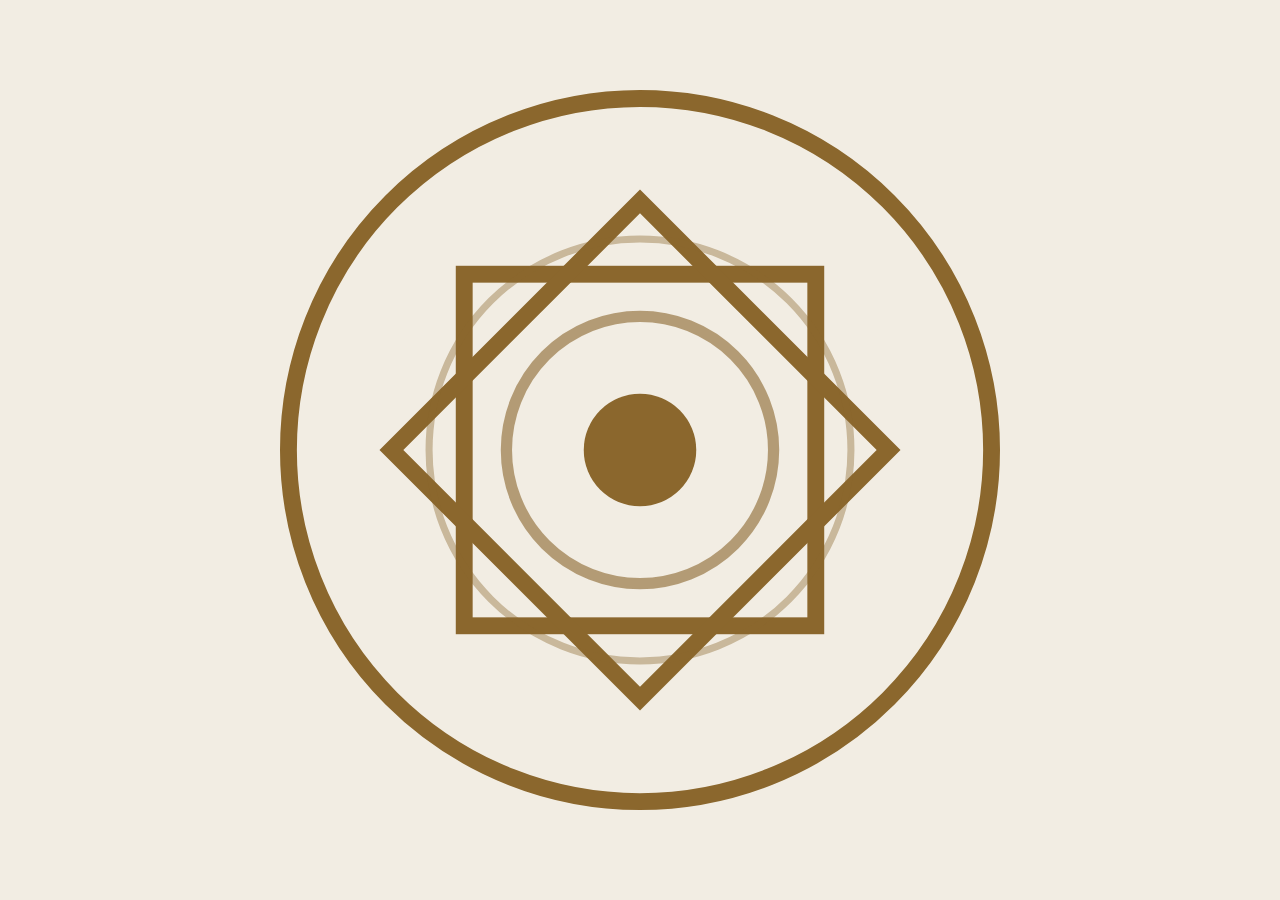
<file: _build/icon.html>
<!DOCTYPE html>
<html>
<head>
<meta charset="utf-8">
<style>
*{margin:0;padding:0;box-sizing:border-box}
html,body{width:100%;height:100%;overflow:hidden;background:#f2ede3}
svg{display:block;width:100%;height:100%}
</style>
</head>
<body>
<svg xmlns="http://www.w3.org/2000/svg" viewBox="0 0 64 64">
  <rect width="64" height="64" fill="#f2ede3"/>
  <g fill="none" stroke="#8b672d" stroke-width="1.2">
    <circle cx="32" cy="32" r="25"/>
    <rect x="19.5" y="19.5" width="25" height="25"/>
    <rect x="19.5" y="19.5" width="25" height="25" transform="rotate(45 32 32)"/>
    <circle cx="32" cy="32" r="9.5" stroke-width=".8" opacity=".6"/>
    <circle cx="32" cy="32" r="15" stroke-width=".5" opacity=".4"/>
  </g>
  <circle cx="32" cy="32" r="4" fill="#8b672d"/>
</svg>
</body>
</html>
</file>
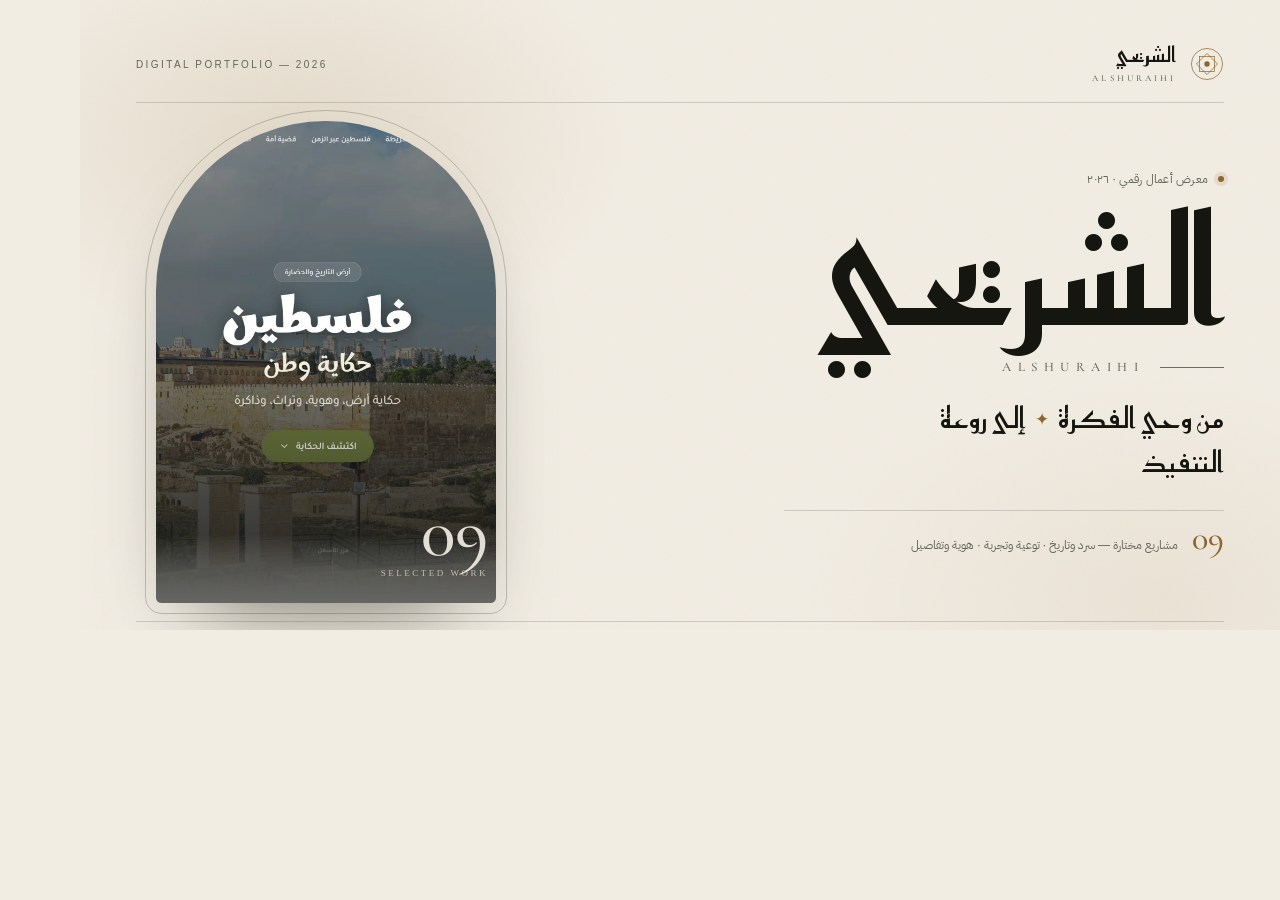
<file: _build/og.html>
<!DOCTYPE html>
<html lang="ar" dir="rtl">
<head>
<meta charset="utf-8">
<title>ALSHURAIHI — OG</title>
<style>
@font-face{font-family:'Reem';src:url('../assets/fonts/reem-arabic-400700-normal.woff2') format('woff2');font-weight:400 700;}
@font-face{font-family:'Cormorant';src:url('../assets/fonts/cormorant-latin-500-normal.woff2') format('woff2');font-weight:500;}
@font-face{font-family:'Plex';src:url('../assets/fonts/plex-ar-arabic-400-normal.woff2') format('woff2');font-weight:400;}
*{box-sizing:border-box;margin:0;padding:0}
html,body{width:1200px;height:630px;overflow:hidden}
body{background:#f2ede3;color:#15160f;font-family:'Plex',sans-serif;position:relative}
body::before{content:"";position:absolute;inset:0;background:
 radial-gradient(ellipse 45% 55% at 18% 22%,rgba(139,103,45,.14),transparent 62%),
 radial-gradient(ellipse 50% 60% at 90% 95%,rgba(139,103,45,.08),transparent 60%);}
body::after{content:"";position:absolute;inset:0;opacity:.05;background-image:url("data:image/svg+xml,%3Csvg xmlns='http://www.w3.org/2000/svg' width='160' height='160'%3E%3Cfilter id='n'%3E%3CfeTurbulence type='fractalNoise' baseFrequency='.85' numOctaves='3'/%3E%3C/filter%3E%3Crect width='100%25' height='100%25' filter='url(%23n)'/%3E%3C/svg%3E");}
.cover{position:relative;z-index:2;height:100%;padding:44px 56px 34px;display:flex;flex-direction:column}
.top{display:flex;align-items:center;justify-content:space-between;padding-bottom:18px;border-bottom:1px solid rgba(21,22,15,.16)}
.brand{display:flex;align-items:center;gap:14px}
.seal{width:34px;height:34px;color:#8b672d}
.brand b{font-family:'Reem';font-weight:500;font-size:21px;line-height:1}
.brand span{display:block;font-family:'Cormorant';letter-spacing:.34em;font-size:9px;color:#656459;margin-top:4px}
.top p{font-size:10px;letter-spacing:.24em;color:#656459;text-transform:uppercase}
.main{flex:1;display:grid;grid-template-columns:1fr 380px;gap:44px;align-items:center;padding-block:18px}
.kicker{display:flex;align-items:center;gap:10px;font-size:12px;color:#656459;letter-spacing:.02em}
.dot{width:6px;height:6px;border-radius:50%;background:#8b672d;box-shadow:0 0 0 4px rgba(139,103,45,.13)}
h1{font-family:'Reem';font-size:148px;font-weight:500;line-height:.94;margin:16px 0 0 -4px;letter-spacing:-.01em}
.lat{display:flex;align-items:center;gap:16px;font-family:'Cormorant';font-size:13px;letter-spacing:.5em;color:#656459;margin-top:16px}
.lat::before{content:"";width:64px;height:1px;background:#8b672d}
.tagline{font-family:'Reem';font-size:29px;line-height:1.5;margin-top:22px;color:#15160f;max-width:21ch}
.tagline i{font-style:normal;color:#8b672d;font-size:.6em;vertical-align:.15em;margin-inline:.3em}
.facts{display:flex;align-items:baseline;gap:14px;margin-top:26px;padding-top:14px;border-top:1px solid rgba(21,22,15,.16);max-width:440px}
.facts b{font-family:'Cormorant';font-weight:500;font-size:34px;line-height:.8;color:#8b672d}
.facts span{font-size:12px;color:#656459}
.stage{position:relative;height:100%;display:flex;align-items:center;justify-content:center}
.arch{width:340px;height:482px;border-radius:190px 190px 6px 6px;overflow:hidden;position:relative;box-shadow:0 40px 90px -45px rgba(22,19,8,.65);outline:1px solid rgba(21,22,15,.22);outline-offset:10px}
.arch img{width:100%;height:100%;object-fit:cover;object-position:52% 45%}
.arch::after{content:"";position:absolute;inset:0;background:linear-gradient(to top,rgba(8,9,7,.62),transparent 48%)}
.stamp{position:absolute;inset-block-end:26px;inset-inline-start:8px;font-family:'Cormorant';font-size:72px;line-height:.8;color:#f2ede3;z-index:3;opacity:.92}
.stamp small{display:block;font-family:'Plex';font-size:9px;letter-spacing:.28em;opacity:.75;margin-top:8px}
.foot{display:flex;align-items:center;justify-content:space-between;gap:20px;padding-top:14px;border-top:1px solid rgba(21,22,15,.16);font-size:10px;letter-spacing:.2em;color:#656459;text-transform:uppercase}
.foot .rule{flex:1;height:1px;background:rgba(21,22,15,.16)}
.foot em{font-family:'Cormorant';font-style:normal;letter-spacing:.28em;color:#8b672d}
</style>
</head>
<body>
<div class="cover">
  <div class="top">
    <div class="brand">
      <svg class="seal" viewBox="0 0 48 48" fill="none">
        <circle cx="24" cy="24" r="22" stroke="currentColor"/>
        <rect x="13.5" y="13.5" width="21" height="21" stroke="currentColor"/>
        <rect x="13.5" y="13.5" width="21" height="21" stroke="currentColor" transform="rotate(45 24 24)"/>
        <circle cx="24" cy="24" r="3.8" fill="currentColor"/>
      </svg>
      <div><b>الشريحي</b><span>ALSHURAIHI</span></div>
    </div>
    <p>Digital portfolio — 2026</p>
  </div>

  <div class="main">
    <div class="copy">
      <p class="kicker"><span class="dot"></span>معرض أعمال رقمي · ٢٠٢٦</p>
      <h1>الشريحي</h1>
      <p class="lat">ALSHURAIHI</p>
      <p class="tagline">من وحي الفكرة <i>✦</i> إلى روعة التنفيذ</p>
      <div class="facts"><b>09</b><span>مشاريع مختارة — سرد وتاريخ · توعية وتجربة · هوية وتفاصيل</span></div>
    </div>
    <div class="stage">
      <div class="arch">
        <img src="../assets/img/projects/palestine-01.webp" alt="">
        <span class="stamp">09<small>SELECTED WORK</small></span>
      </div>
    </div>
  </div>

  <div class="foot">
    <span>From the spark of an idea</span>
    <span class="rule"></span>
    <em>To the brilliance of execution</em>
  </div>
</div>
</body>
</html>
</file>
<file: assets/css/fonts.css>
﻿/* ALSHURAIHI — self-hosted type. Arabic: Reem Kufi + IBM Plex Sans Arabic. Latin: Cormorant Garamond + IBM Plex Sans Arabic. */
@font-face{font-family:'Cormorant Garamond';font-style:italic;font-weight:400;font-display:swap;src:url('../fonts/cormorant-latin-400-italic.woff2') format('woff2');unicode-range:U+0000-00FF, U+0131, U+0152-0153, U+02BB-02BC, U+02C6, U+02DA, U+02DC, U+0304, U+0308, U+0329, U+2000-206F, U+20AC, U+2122, U+2191, U+2193, U+2212, U+2215, U+FEFF, U+FFFD;}
@font-face{font-family:'Cormorant Garamond';font-style:normal;font-weight:300;font-display:swap;src:url('../fonts/cormorant-latin-300-normal.woff2') format('woff2');unicode-range:U+0000-00FF, U+0131, U+0152-0153, U+02BB-02BC, U+02C6, U+02DA, U+02DC, U+0304, U+0308, U+0329, U+2000-206F, U+20AC, U+2122, U+2191, U+2193, U+2212, U+2215, U+FEFF, U+FFFD;}
@font-face{font-family:'Cormorant Garamond';font-style:normal;font-weight:400;font-display:swap;src:url('../fonts/cormorant-latin-400-normal.woff2') format('woff2');unicode-range:U+0000-00FF, U+0131, U+0152-0153, U+02BB-02BC, U+02C6, U+02DA, U+02DC, U+0304, U+0308, U+0329, U+2000-206F, U+20AC, U+2122, U+2191, U+2193, U+2212, U+2215, U+FEFF, U+FFFD;}
@font-face{font-family:'Cormorant Garamond';font-style:normal;font-weight:500;font-display:swap;src:url('../fonts/cormorant-latin-500-normal.woff2') format('woff2');unicode-range:U+0000-00FF, U+0131, U+0152-0153, U+02BB-02BC, U+02C6, U+02DA, U+02DC, U+0304, U+0308, U+0329, U+2000-206F, U+20AC, U+2122, U+2191, U+2193, U+2212, U+2215, U+FEFF, U+FFFD;}
@font-face{font-family:'Cormorant Garamond';font-style:normal;font-weight:600;font-display:swap;src:url('../fonts/cormorant-latin-600-normal.woff2') format('woff2');unicode-range:U+0000-00FF, U+0131, U+0152-0153, U+02BB-02BC, U+02C6, U+02DA, U+02DC, U+0304, U+0308, U+0329, U+2000-206F, U+20AC, U+2122, U+2191, U+2193, U+2212, U+2215, U+FEFF, U+FFFD;}
@font-face{font-family:'IBM Plex Sans Arabic';font-style:normal;font-weight:300;font-display:swap;src:url('../fonts/plex-ar-arabic-300-normal.woff2') format('woff2');unicode-range:U+0600-06FF, U+0750-077F, U+0870-0891, U+0897-08E1, U+08E3-08FF, U+200C-200E, U+2010-2011, U+204F, U+2E41, U+FB50-FDFF, U+FE70-FE74, U+FE76-FEFC, U+102E0-102FB, U+10E60-10E7E, U+10EC2-10EC7, U+10EC9-10EEE, U+10EF0-10EFF, U+1EE00-1EE03, U+1EE05-1EE1F, U+1EE21-1EE22, U+1EE24, U+1EE27, U+1EE29-1EE32, U+1EE34-1EE37, U+1EE39, U+1EE3B, U+1EE42, U+1EE47, U+1EE49, U+1EE4B, U+1EE4D-1EE4F, U+1EE51-1EE52, U+1EE54, U+1EE57, U+1EE59, U+1EE5B, U+1EE5D, U+1EE5F, U+1EE61-1EE62, U+1EE64, U+1EE67-1EE6A, U+1EE6C-1EE72, U+1EE74-1EE77, U+1EE79-1EE7C, U+1EE7E, U+1EE80-1EE89, U+1EE8B-1EE9B, U+1EEA1-1EEA3, U+1EEA5-1EEA9, U+1EEAB-1EEBB, U+1EEF0-1EEF1;}
@font-face{font-family:'IBM Plex Sans Arabic';font-style:normal;font-weight:300;font-display:swap;src:url('../fonts/plex-ar-latin-300-normal.woff2') format('woff2');unicode-range:U+0000-00FF, U+0131, U+0152-0153, U+02BB-02BC, U+02C6, U+02DA, U+02DC, U+0304, U+0308, U+0329, U+2000-206F, U+20AC, U+2122, U+2191, U+2193, U+2212, U+2215, U+FEFF, U+FFFD;}
@font-face{font-family:'IBM Plex Sans Arabic';font-style:normal;font-weight:400;font-display:swap;src:url('../fonts/plex-ar-arabic-400-normal.woff2') format('woff2');unicode-range:U+0600-06FF, U+0750-077F, U+0870-0891, U+0897-08E1, U+08E3-08FF, U+200C-200E, U+2010-2011, U+204F, U+2E41, U+FB50-FDFF, U+FE70-FE74, U+FE76-FEFC, U+102E0-102FB, U+10E60-10E7E, U+10EC2-10EC7, U+10EC9-10EEE, U+10EF0-10EFF, U+1EE00-1EE03, U+1EE05-1EE1F, U+1EE21-1EE22, U+1EE24, U+1EE27, U+1EE29-1EE32, U+1EE34-1EE37, U+1EE39, U+1EE3B, U+1EE42, U+1EE47, U+1EE49, U+1EE4B, U+1EE4D-1EE4F, U+1EE51-1EE52, U+1EE54, U+1EE57, U+1EE59, U+1EE5B, U+1EE5D, U+1EE5F, U+1EE61-1EE62, U+1EE64, U+1EE67-1EE6A, U+1EE6C-1EE72, U+1EE74-1EE77, U+1EE79-1EE7C, U+1EE7E, U+1EE80-1EE89, U+1EE8B-1EE9B, U+1EEA1-1EEA3, U+1EEA5-1EEA9, U+1EEAB-1EEBB, U+1EEF0-1EEF1;}
@font-face{font-family:'IBM Plex Sans Arabic';font-style:normal;font-weight:400;font-display:swap;src:url('../fonts/plex-ar-latin-400-normal.woff2') format('woff2');unicode-range:U+0000-00FF, U+0131, U+0152-0153, U+02BB-02BC, U+02C6, U+02DA, U+02DC, U+0304, U+0308, U+0329, U+2000-206F, U+20AC, U+2122, U+2191, U+2193, U+2212, U+2215, U+FEFF, U+FFFD;}
@font-face{font-family:'IBM Plex Sans Arabic';font-style:normal;font-weight:500;font-display:swap;src:url('../fonts/plex-ar-arabic-500-normal.woff2') format('woff2');unicode-range:U+0600-06FF, U+0750-077F, U+0870-0891, U+0897-08E1, U+08E3-08FF, U+200C-200E, U+2010-2011, U+204F, U+2E41, U+FB50-FDFF, U+FE70-FE74, U+FE76-FEFC, U+102E0-102FB, U+10E60-10E7E, U+10EC2-10EC7, U+10EC9-10EEE, U+10EF0-10EFF, U+1EE00-1EE03, U+1EE05-1EE1F, U+1EE21-1EE22, U+1EE24, U+1EE27, U+1EE29-1EE32, U+1EE34-1EE37, U+1EE39, U+1EE3B, U+1EE42, U+1EE47, U+1EE49, U+1EE4B, U+1EE4D-1EE4F, U+1EE51-1EE52, U+1EE54, U+1EE57, U+1EE59, U+1EE5B, U+1EE5D, U+1EE5F, U+1EE61-1EE62, U+1EE64, U+1EE67-1EE6A, U+1EE6C-1EE72, U+1EE74-1EE77, U+1EE79-1EE7C, U+1EE7E, U+1EE80-1EE89, U+1EE8B-1EE9B, U+1EEA1-1EEA3, U+1EEA5-1EEA9, U+1EEAB-1EEBB, U+1EEF0-1EEF1;}
@font-face{font-family:'IBM Plex Sans Arabic';font-style:normal;font-weight:500;font-display:swap;src:url('../fonts/plex-ar-latin-500-normal.woff2') format('woff2');unicode-range:U+0000-00FF, U+0131, U+0152-0153, U+02BB-02BC, U+02C6, U+02DA, U+02DC, U+0304, U+0308, U+0329, U+2000-206F, U+20AC, U+2122, U+2191, U+2193, U+2212, U+2215, U+FEFF, U+FFFD;}
@font-face{font-family:'IBM Plex Sans Arabic';font-style:normal;font-weight:600;font-display:swap;src:url('../fonts/plex-ar-arabic-600-normal.woff2') format('woff2');unicode-range:U+0600-06FF, U+0750-077F, U+0870-0891, U+0897-08E1, U+08E3-08FF, U+200C-200E, U+2010-2011, U+204F, U+2E41, U+FB50-FDFF, U+FE70-FE74, U+FE76-FEFC, U+102E0-102FB, U+10E60-10E7E, U+10EC2-10EC7, U+10EC9-10EEE, U+10EF0-10EFF, U+1EE00-1EE03, U+1EE05-1EE1F, U+1EE21-1EE22, U+1EE24, U+1EE27, U+1EE29-1EE32, U+1EE34-1EE37, U+1EE39, U+1EE3B, U+1EE42, U+1EE47, U+1EE49, U+1EE4B, U+1EE4D-1EE4F, U+1EE51-1EE52, U+1EE54, U+1EE57, U+1EE59, U+1EE5B, U+1EE5D, U+1EE5F, U+1EE61-1EE62, U+1EE64, U+1EE67-1EE6A, U+1EE6C-1EE72, U+1EE74-1EE77, U+1EE79-1EE7C, U+1EE7E, U+1EE80-1EE89, U+1EE8B-1EE9B, U+1EEA1-1EEA3, U+1EEA5-1EEA9, U+1EEAB-1EEBB, U+1EEF0-1EEF1;}
@font-face{font-family:'IBM Plex Sans Arabic';font-style:normal;font-weight:600;font-display:swap;src:url('../fonts/plex-ar-latin-600-normal.woff2') format('woff2');unicode-range:U+0000-00FF, U+0131, U+0152-0153, U+02BB-02BC, U+02C6, U+02DA, U+02DC, U+0304, U+0308, U+0329, U+2000-206F, U+20AC, U+2122, U+2191, U+2193, U+2212, U+2215, U+FEFF, U+FFFD;}
@font-face{font-family:'Reem Kufi';font-style:normal;font-weight:400 700;font-display:swap;src:url('../fonts/reem-arabic-400700-normal.woff2') format('woff2');unicode-range:U+0600-06FF, U+0750-077F, U+0870-0891, U+0897-08E1, U+08E3-08FF, U+200C-200E, U+2010-2011, U+204F, U+2E41, U+FB50-FDFF, U+FE70-FE74, U+FE76-FEFC, U+102E0-102FB, U+10E60-10E7E, U+10EC2-10EC7, U+10EC9-10EEE, U+10EF0-10EFF, U+1EE00-1EE03, U+1EE05-1EE1F, U+1EE21-1EE22, U+1EE24, U+1EE27, U+1EE29-1EE32, U+1EE34-1EE37, U+1EE39, U+1EE3B, U+1EE42, U+1EE47, U+1EE49, U+1EE4B, U+1EE4D-1EE4F, U+1EE51-1EE52, U+1EE54, U+1EE57, U+1EE59, U+1EE5B, U+1EE5D, U+1EE5F, U+1EE61-1EE62, U+1EE64, U+1EE67-1EE6A, U+1EE6C-1EE72, U+1EE74-1EE77, U+1EE79-1EE7C, U+1EE7E, U+1EE80-1EE89, U+1EE8B-1EE9B, U+1EEA1-1EEA3, U+1EEA5-1EEA9, U+1EEAB-1EEBB, U+1EEF0-1EEF1;}
@font-face{font-family:'Reem Kufi';font-style:normal;font-weight:400 700;font-display:swap;src:url('../fonts/reem-latin-400700-normal.woff2') format('woff2');unicode-range:U+0000-00FF, U+0131, U+0152-0153, U+02BB-02BC, U+02C6, U+02DA, U+02DC, U+0304, U+0308, U+0329, U+2000-206F, U+20AC, U+2122, U+2191, U+2193, U+2212, U+2215, U+FEFF, U+FFFD;}
</file>
<file: assets/css/style.css>
/* ==========================================================================
   ALSHURAIHI — Digital Portfolio
   A quiet, editorial identity: warm paper, ink, brass, and the work itself.
   ========================================================================== */

:root {
  --bg: #f2ede3;
  --bg-2: #f8f4ec;
  --bg-3: #e7dfd0;
  --ink: #15160f;
  --ink-2: #303128;
  --muted: #656459;
  --line: rgba(21, 22, 15, 0.15);
  --line-2: rgba(21, 22, 15, 0.3);
  --brass: #8b672d;
  --brass-2: #b58a43;
  --brass-soft: rgba(139, 103, 45, 0.12);
  --header-bg: rgba(242, 237, 227, 0.86);
  --stage: #0e100d;
  --stage-2: #151814;
  --stage-3: #1c201a;
  --stage-ink: #f1ece0;
  --stage-muted: #aaa697;
  --stage-line: rgba(241, 236, 224, 0.16);
  --stage-line-2: rgba(241, 236, 224, 0.32);
  --shadow: 0 42px 100px -55px rgba(22, 19, 8, 0.55);
  --font-ar: "Reem Kufi", "IBM Plex Sans Arabic", sans-serif;
  --font-sans: "IBM Plex Sans Arabic", "Segoe UI", Tahoma, sans-serif;
  --font-serif: "Cormorant Garamond", "Times New Roman", serif;
  --font-display: var(--font-ar);
  --maxw: 1640px;
  --gut: clamp(1.25rem, 4.2vw, 4.5rem);
  --ease: cubic-bezier(0.22, 1, 0.36, 1);
  --ease-soft: cubic-bezier(0.16, 1, 0.3, 1);
}

html[data-theme="dark"] {
  --bg: #0b0c0a;
  --bg-2: #111310;
  --bg-3: #191c16;
  --ink: #f0ebdf;
  --ink-2: #d8d2c5;
  --muted: #a09b8d;
  --line: rgba(240, 235, 223, 0.14);
  --line-2: rgba(240, 235, 223, 0.28);
  --brass: #d2b174;
  --brass-2: #e6c891;
  --brass-soft: rgba(210, 177, 116, 0.11);
  --header-bg: rgba(11, 12, 10, 0.82);
  --stage: #060706;
  --stage-2: #0d0f0c;
  --stage-3: #141712;
  --shadow: 0 46px 120px -60px rgba(0, 0, 0, 0.9);
}

html[lang="en"] { --font-display: var(--font-serif); }

* { box-sizing: border-box; }
*::before, *::after { box-sizing: border-box; }

html {
  -webkit-text-size-adjust: 100%;
  scroll-behavior: smooth;
  scroll-padding-top: 6.5rem;
}

body {
  margin: 0;
  background: var(--bg);
  color: var(--ink);
  font-family: var(--font-sans);
  font-weight: 400;
  font-size: 16px;
  line-height: 1.75;
  min-height: 100vh;
  overflow-x: clip;
  -webkit-font-smoothing: antialiased;
  -moz-osx-font-smoothing: grayscale;
  text-rendering: optimizeLegibility;
  transition: background-color 0.55s var(--ease), color 0.55s var(--ease);
}

::selection { background: var(--brass); color: var(--bg); }
:focus-visible { outline: 2px solid var(--brass); outline-offset: 4px; }

img, svg { display: block; max-width: 100%; }
img { height: auto; }
a { color: inherit; text-decoration: none; }
button { font: inherit; color: inherit; background: none; border: 0; }
ul, ol, dl, dd { margin: 0; padding: 0; }
li { list-style: none; }
p, h1, h2, h3, h4, blockquote, figure { margin: 0; }
h1, h2, h3 { font-weight: 400; }
sup { font-size: 0.6em; line-height: 0; }
[hidden] { display: none !important; }

html[lang="en"] body { line-height: 1.65; }
html[lang="en"] [lang="ar"] { font-family: var(--font-ar); }
html[lang="en"] h1,
html[lang="en"] h2,
html[lang="en"] h3 { font-weight: 500; letter-spacing: -0.01em; }
html[lang="en"] em { font-family: var(--font-serif); }

.sr-only {
  position: absolute !important;
  width: 1px; height: 1px;
  padding: 0; margin: -1px;
  overflow: hidden;
  clip: rect(0, 0, 0, 0);
  white-space: nowrap;
  border: 0;
}

.skip-link {
  position: fixed;
  inset-block-start: -120px;
  inset-inline-start: 1rem;
  z-index: 600;
  padding: 0.85rem 1.2rem;
  background: var(--ink);
  color: var(--bg);
  border-radius: 2px;
  font-size: 0.85rem;
  transition: inset-block-start 0.4s var(--ease);
}
.skip-link:focus { inset-block-start: 1rem; }

.grain {
  position: fixed;
  inset: 0;
  z-index: 260;
  pointer-events: none;
  opacity: 0.028;
  background-image: url("data:image/svg+xml,%3Csvg xmlns='http://www.w3.org/2000/svg' width='180' height='180'%3E%3Cfilter id='n'%3E%3CfeTurbulence type='fractalNoise' baseFrequency='.85' numOctaves='3' stitchTiles='stitch'/%3E%3C/filter%3E%3Crect width='100%25' height='100%25' filter='url(%23n)' opacity='.55'/%3E%3C/svg%3E");
  mix-blend-mode: multiply;
}
html[data-theme="dark"] .grain { mix-blend-mode: screen; opacity: 0.035; }

.scroll-progress {
  position: fixed;
  inset-block-start: 0;
  inset-inline: 0;
  height: 2px;
  z-index: 320;
  pointer-events: none;
  background: transparent;
}
.scroll-progress span {
  display: block;
  height: 100%;
  width: 100%;
  background: linear-gradient(90deg, var(--brass), var(--brass-2));
  transform: scaleX(0);
  transform-origin: 0 50%;
  will-change: transform;
}
html[dir="rtl"] .scroll-progress span { transform-origin: 100% 50%; }

/* --------------------------------------------------------------------------
   Shared typography
   -------------------------------------------------------------------------- */
.eyebrow {
  display: inline-flex;
  align-items: center;
  gap: 0.7rem;
  margin: 0;
  font-size: 0.68rem;
  font-weight: 500;
  letter-spacing: 0.24em;
  text-transform: uppercase;
  color: var(--muted);
  line-height: 1.4;
}
html[lang="ar"] .eyebrow { letter-spacing: 0.02em; font-size: 0.78rem; }
.eyebrow__dot {
  width: 5px; height: 5px;
  border-radius: 50%;
  background: var(--brass);
  box-shadow: 0 0 0 4px var(--brass-soft);
  flex: none;
}
.eyebrow--light { color: var(--stage-muted); }

html[lang="en"] .eyebrow { font-family: var(--font-sans); }

.display {
  font-family: var(--font-display);
  font-weight: 500;
  line-height: 1.08;
}
html[lang="en"] .display { font-weight: 400; }

/* --------------------------------------------------------------------------
   Header
   -------------------------------------------------------------------------- */
.site-header {
  position: fixed;
  inset-block-start: 0;
  inset-inline: 0;
  z-index: 120;
  border-bottom: 1px solid transparent;
  transition: transform 0.55s var(--ease), background-color 0.4s var(--ease), border-color 0.4s var(--ease), backdrop-filter 0.4s;
}
.header-inner {
  width: 100%;
  max-width: 1780px;
  margin-inline: auto;
  padding: clamp(0.85rem, 1.5vw, 1.25rem) var(--gut);
  display: flex;
  align-items: center;
  justify-content: space-between;
  gap: 1.5rem;
}
.site-header.is-scrolled {
  background: var(--header-bg);
  -webkit-backdrop-filter: blur(20px) saturate(130%);
  backdrop-filter: blur(20px) saturate(130%);
  border-bottom-color: var(--line);
}
.site-header.is-hidden { transform: translateY(-105%); }
html.menu-open .site-header { opacity: 0; pointer-events: none; }

.brand { display: inline-flex; align-items: center; gap: 0.75rem; min-width: 0; }
.seal { width: 30px; height: 30px; flex: none; color: var(--brass); transition: transform 0.9s var(--ease), color 0.3s; }
.brand:hover .seal { transform: rotate(45deg); }
.brand__text { display: flex; flex-direction: column; gap: 0.15rem; line-height: 1; min-width: 0; }
.brand__ar {
  font-family: var(--font-ar);
  font-size: clamp(1.18rem, 1.5vw, 1.4rem);
  font-weight: 500;
  letter-spacing: 0;
  white-space: nowrap;
}
.brand__lat {
  font-family: var(--font-serif);
  font-size: 0.58rem;
  font-weight: 500;
  letter-spacing: 0.34em;
  color: var(--muted);
  white-space: nowrap;
}
.site-nav { display: flex; align-items: center; gap: clamp(1.2rem, 2.6vw, 2.7rem); }
.site-nav a {
  position: relative;
  display: inline-flex;
  align-items: flex-start;
  gap: 0.2rem;
  padding-block: 0.35rem;
  font-size: 0.84rem;
  font-weight: 400;
  color: var(--ink-2);
  transition: color 0.3s;
}
html[lang="ar"] .site-nav a { font-size: 0.92rem; }
.site-nav a::after {
  content: "";
  position: absolute;
  inset-block-end: -0.05rem;
  inset-inline-start: 0;
  width: 100%;
  height: 1px;
  background: var(--brass);
  transform: scaleX(0);
  transform-origin: var(--nav-origin, right);
  transition: transform 0.5s var(--ease);
}
html[dir="ltr"] .site-nav a::after { --nav-origin: left; }
.site-nav a:hover, .site-nav a.is-active { color: var(--brass); }
.site-nav a:hover::after, .site-nav a.is-active::after { transform: scaleX(1); }
.site-nav sup {
  font-family: var(--font-serif);
  font-size: 0.55rem;
  color: var(--brass);
  margin-top: 0.1rem;
  letter-spacing: 0;
}

.header-actions { display: flex; align-items: center; gap: 0.5rem; }
.icon-btn, .lang-toggle, .menu-toggle {
  position: relative;
  height: 42px;
  min-width: 42px;
  border: 1px solid var(--line);
  border-radius: 999px;
  display: inline-flex;
  align-items: center;
  justify-content: center;
  color: var(--ink);
  transition: border-color 0.35s, color 0.35s, background-color 0.35s, transform 0.35s var(--ease);
  cursor: pointer;
}
.icon-btn:hover, .lang-toggle:hover, .menu-toggle:hover { border-color: var(--brass); color: var(--brass); }
.icon-btn svg { width: 18px; height: 18px; }
.i-moon { display: none; }
html[data-theme="dark"] .i-sun { display: none; }
html[data-theme="dark"] .i-moon { display: block; }
.lang-toggle { padding-inline: 0.75rem; gap: 0.35rem; }
.lang-target {
  font-family: var(--font-serif);
  font-size: 0.78rem;
  font-weight: 500;
  letter-spacing: 0.16em;
  line-height: 1;
}
html[lang="en"] .lang-target { font-family: var(--font-ar); letter-spacing: 0; font-size: 1rem; }
.menu-toggle { display: none; flex-direction: column; gap: 5px; }
.menu-toggle span { display: block; width: 16px; height: 1px; background: currentColor; transition: transform 0.35s var(--ease); }

/* --------------------------------------------------------------------------
   Mobile / overlay menu
   -------------------------------------------------------------------------- */
.menu {
  position: fixed;
  inset: 0;
  z-index: 300;
  background: var(--stage);
  color: var(--stage-ink);
  display: flex;
  align-items: stretch;
  overflow: hidden;
  opacity: 0;
  visibility: hidden;
  transition: opacity 0.55s var(--ease), visibility 0.55s;
}
.menu.is-open { opacity: 1; visibility: visible; }
.menu__bg {
  position: absolute;
  inset: 0;
  background:
    radial-gradient(ellipse 70% 55% at 80% 10%, rgba(181, 138, 67, 0.16), transparent 60%),
    radial-gradient(ellipse 60% 50% at 10% 95%, rgba(181, 138, 67, 0.08), transparent 60%);
  opacity: 0;
  transition: opacity 0.8s var(--ease);
}
.menu.is-open .menu__bg { opacity: 1; }
.menu__inner {
  position: relative;
  width: 100%;
  max-width: 1780px;
  margin-inline: auto;
  padding: clamp(1rem, 2.5vw, 2rem) var(--gut) 1.5rem;
  display: flex;
  flex-direction: column;
  min-height: 100%;
}
.menu__top { display: flex; align-items: center; justify-content: space-between; gap: 1rem; }
.brand--menu .seal { color: var(--brass-2); }
.brand--menu .brand__ar { color: var(--stage-ink); }
.brand--menu .brand__lat { color: var(--stage-muted); }
.menu-close {
  width: 46px; height: 46px;
  border: 1px solid var(--stage-line);
  border-radius: 50%;
  color: var(--stage-ink);
  display: grid;
  place-items: center;
  cursor: pointer;
  transition: border-color 0.3s, transform 0.5s var(--ease);
}
.menu-close svg { width: 20px; height: 20px; }
.menu-close:hover { border-color: var(--brass-2); transform: rotate(90deg); }
.menu__body {
  flex: 1;
  display: grid;
  grid-template-columns: minmax(0, 1.35fr) minmax(0, 0.65fr);
  gap: clamp(2rem, 7vw, 8rem);
  align-items: end;
  padding-block: clamp(2.5rem, 7vh, 5rem);
}
.menu__label {
  font-size: 0.68rem;
  letter-spacing: 0.22em;
  text-transform: uppercase;
  color: var(--stage-muted);
  margin-bottom: clamp(1.5rem, 4vh, 3rem);
}
html[lang="ar"] .menu__label { letter-spacing: 0.02em; font-size: 0.82rem; }
.menu__nav { display: flex; flex-direction: column; }
.menu__nav a {
  position: relative;
  display: flex;
  align-items: baseline;
  gap: clamp(1rem, 2.5vw, 2.5rem);
  padding-block: clamp(0.4rem, 1.6vh, 0.9rem);
  font-family: var(--font-display);
  font-size: clamp(2.4rem, 6.2vw, 5.4rem);
  line-height: 1.12;
  border-bottom: 1px solid var(--stage-line);
  transition: color 0.4s, padding-inline-start 0.55s var(--ease);
  overflow: hidden;
}
.menu__nav a::after {
  content: "↗";
  position: absolute;
  inset-inline-end: 0;
  font-family: var(--font-sans);
  font-size: 0.9rem;
  color: var(--brass-2);
  opacity: 0;
  transform: translateY(8px);
  transition: opacity 0.4s, transform 0.4s var(--ease);
}
.menu__nav a:hover { color: var(--brass-2); padding-inline-start: 0.5rem; }
.menu__nav a:hover::after { opacity: 1; transform: none; }
.menu__num {
  font-family: var(--font-serif);
  font-size: 0.72rem;
  letter-spacing: 0.15em;
  color: var(--stage-muted);
  min-width: 2rem;
}
.menu__aside { padding-bottom: 0.6rem; }
.menu__tagline {
  font-family: var(--font-display);
  font-size: clamp(1.1rem, 1.9vw, 1.6rem);
  line-height: 1.5;
  color: var(--stage-muted);
  max-width: 20ch;
  margin-bottom: 2rem;
}
.menu__tg {
  display: flex;
  align-items: center;
  gap: 0.7rem;
  padding-block: 0.9rem;
  border-block: 1px solid var(--stage-line);
  font-size: 0.85rem;
  color: var(--stage-ink);
  transition: color 0.3s;
}
.menu__tg svg { width: 18px; height: 18px; color: var(--brass-2); }
.menu__tg-arrow { margin-inline-start: auto; color: var(--brass-2); }
.menu__tg:hover { color: var(--brass-2); }
.menu__actions { display: flex; gap: 0.6rem; margin-top: 1.2rem; flex-wrap: wrap; }
.menu__action {
  border: 1px solid var(--stage-line);
  border-radius: 999px;
  padding: 0.55rem 1rem;
  font-size: 0.75rem;
  color: var(--stage-ink);
  cursor: pointer;
  transition: border-color 0.3s, color 0.3s, background-color 0.3s;
}
.menu__action:hover { border-color: var(--brass-2); color: var(--brass-2); }
.menu__foot {
  display: flex;
  align-items: center;
  justify-content: space-between;
  gap: 1rem;
  padding-top: 1rem;
  border-top: 1px solid var(--stage-line);
  font-size: 0.68rem;
  letter-spacing: 0.16em;
  color: var(--stage-muted);
}
html[lang="ar"] .menu__foot span:first-child { letter-spacing: 0.02em; font-size: 0.8rem; }
.menu__foot span:last-child { font-family: var(--font-serif); letter-spacing: 0.28em; }
html.menu-open { overflow: hidden; }
html.menu-open .grain { opacity: 0.05; }

.menu .fade-in { opacity: 0; transform: translateY(22px); }
.menu.is-open .fade-in { opacity: 1; transform: none; transition: opacity 0.8s var(--ease), transform 0.8s var(--ease); }
.menu.is-open .fade-in:nth-child(2) { transition-delay: 0.06s; }

/* --------------------------------------------------------------------------
   Hero
   -------------------------------------------------------------------------- */
.hero {
  position: relative;
  min-height: 100svh;
  padding-block-start: clamp(6.5rem, 11vh, 9.5rem);
  display: flex;
  flex-direction: column;
  overflow: clip;
  isolation: isolate;
}
.hero::before {
  content: "";
  position: absolute;
  inset: 0;
  background:
    radial-gradient(ellipse 55% 55% at 78% 18%, var(--brass-soft), transparent 65%),
    radial-gradient(ellipse 60% 60% at 8% 90%, rgba(181, 138, 67, 0.05), transparent 60%);
  pointer-events: none;
  z-index: -1;
}
.hero::after {
  content: "";
  position: absolute;
  inset-block: 0;
  inset-inline-start: 50%;
  width: 1px;
  background: linear-gradient(to bottom, transparent, var(--line) 20%, transparent 85%);
  opacity: 0.5;
  pointer-events: none;
  z-index: -1;
}
.hero__inner {
  width: 100%;
  max-width: 1780px;
  margin-inline: auto;
  padding-inline: var(--gut);
  display: grid;
  grid-template-columns: minmax(0, 1.08fr) minmax(0, 0.92fr);
  gap: clamp(2rem, 5vw, 5.5rem);
  align-items: center;
  flex: 1;
}
.hero__copy { padding-block: clamp(1rem, 3vh, 2.5rem); align-self: center; }
.hero__eyebrow { margin-bottom: clamp(1.2rem, 3vh, 2rem); }
.hero__lockup { position: relative; display: flex; flex-direction: column; align-items: flex-start; }
.hero__title {
  font-family: var(--font-ar);
  font-size: clamp(4.6rem, 13vw, 12.8rem);
  font-weight: 500;
  line-height: 0.92;
  letter-spacing: -0.012em;
  margin-inline-start: -0.07em;
  color: var(--ink);
  white-space: nowrap;
}
.hero__latin {
  display: inline-flex;
  align-items: center;
  gap: 0.9rem;
  margin-top: clamp(0.5rem, 1.4vh, 1rem);
  font-family: var(--font-serif);
  font-size: clamp(0.7rem, 0.9vw, 0.9rem);
  font-weight: 500;
  letter-spacing: 0.48em;
  text-transform: uppercase;
  color: var(--muted);
}
.hero__latin::before {
  content: "";
  width: clamp(2rem, 4vw, 3.6rem);
  height: 1px;
  background: var(--brass);
}
.hero__tagline {
  font-family: var(--font-display);
  font-size: clamp(1.65rem, 2.45vw, 2.75rem);
  font-weight: 400;
  line-height: 1.38;
  max-width: 22ch;
  margin-top: clamp(1.2rem, 3vh, 2.2rem);
  color: var(--ink);
}
.hero__star {
  display: inline-block;
  color: var(--brass);
  font-size: 0.68em;
  vertical-align: 0.12em;
  margin-inline: 0.35em;
  animation: slow-spin 18s linear infinite;
}
.hero__desc {
  margin-top: clamp(1rem, 2vh, 1.5rem);
  max-width: 47ch;
  font-size: clamp(0.94rem, 1.05vw, 1.04rem);
  line-height: 1.95;
  color: var(--muted);
}
.hero__actions {
  display: flex;
  align-items: center;
  flex-wrap: wrap;
  gap: clamp(1.1rem, 2.5vw, 2rem);
  margin-top: clamp(1.6rem, 4vh, 2.8rem);
}

.btn {
  position: relative;
  display: inline-flex;
  align-items: center;
  justify-content: center;
  gap: 0.9rem;
  height: 56px;
  padding-inline: 1.7rem;
  border: 1px solid transparent;
  border-radius: 999px;
  background: var(--ink);
  color: var(--bg);
  font-size: 0.84rem;
  font-weight: 500;
  letter-spacing: 0.01em;
  overflow: hidden;
  isolation: isolate;
  transition: color 0.35s var(--ease), border-color 0.35s, background-color 0.35s;
  cursor: pointer;
}
html[lang="ar"] .btn { font-size: 0.92rem; }
.btn::before {
  content: "";
  position: absolute;
  inset: 0;
  z-index: -1;
  background: var(--brass);
  transform: translateY(102%);
  transition: transform 0.55s var(--ease);
}
.btn:hover::before, .btn:focus-visible::before { transform: translateY(0); }
.btn:hover, .btn:focus-visible { color: var(--stage); }
.btn__arrow { width: 18px; height: 18px; transition: transform 0.45s var(--ease); }
.btn:hover .btn__arrow { transform: translateX(4px); }
html[dir="rtl"] .btn__arrow { transform: scaleX(-1); }
html[dir="rtl"] .btn:hover .btn__arrow { transform: scaleX(-1) translateX(4px); }
.btn--ghost { background: transparent; color: var(--ink); border-color: var(--line-2); }
.btn--ghost:hover { border-color: var(--brass); color: var(--stage); }
.link-quiet {
  position: relative;
  display: inline-flex;
  align-items: center;
  gap: 0.6rem;
  padding-block: 0.4rem;
  font-size: 0.82rem;
  color: var(--ink-2);
  transition: color 0.3s;
}
html[lang="ar"] .link-quiet { font-size: 0.9rem; }
.link-quiet__line {
  width: 1.6rem; height: 1px;
  background: var(--brass);
  transition: width 0.45s var(--ease);
}
.link-quiet:hover { color: var(--brass); }
.link-quiet:hover .link-quiet__line { width: 2.6rem; }

/* Hero stage */
.hero__stage {
  position: relative;
  height: min(75vh, 780px);
  min-height: 560px;
  padding-bottom: 4.2rem;
  display: flex;
  justify-content: center;
  align-items: stretch;
}
.stage__outline {
  position: absolute;
  inset-block: -14px 3.9rem;
  inset-inline-start: 50%;
  width: min(86%, 560px);
  transform: translateX(-50%);
  border: 1px solid var(--line-2);
  border-radius: 300px 300px 8px 8px;
  pointer-events: none;
}
html[dir="rtl"] .stage__outline { transform: translateX(50%); }
.arch {
  position: relative;
  width: min(86%, 560px);
  height: 100%;
  border-radius: 300px 300px 8px 8px;
  overflow: hidden;
  background: var(--bg-3);
  box-shadow: var(--shadow);
  isolation: isolate;
}
.arch__media { position: absolute; inset: 0; }
.arch__img {
  position: absolute;
  inset: 0;
  width: 100%;
  height: 100%;
  object-fit: cover;
  opacity: 0;
  transform: scale(1.045);
  transition: opacity 1.1s var(--ease), transform 7s linear;
}
.arch__img.is-active { opacity: 1; transform: scale(1.005); }
.arch__shade {
  position: absolute;
  inset: 0;
  background:
    linear-gradient(to top, rgba(8, 9, 7, 0.8) 0%, rgba(8, 9, 7, 0.18) 38%, rgba(8, 9, 7, 0) 60%),
    linear-gradient(to bottom, rgba(8, 9, 7, 0.32), transparent 24%);
  pointer-events: none;
}
.arch__top {
  position: absolute;
  inset-block-start: 34%;
  inset-inline: 1.2rem;
  display: flex;
  align-items: center;
  justify-content: space-between;
  gap: 1rem;
  color: #f1ece0;
  z-index: 2;
}
.arch__count {
  font-family: var(--font-serif);
  font-size: 0.7rem;
  letter-spacing: 0.18em;
  padding: 0.35rem 0.6rem;
  border: 1px solid rgba(255, 255, 255, 0.22);
  border-radius: 999px;
  background: rgba(8, 9, 7, 0.24);
  -webkit-backdrop-filter: blur(10px);
  backdrop-filter: blur(10px);
}
.arch__open {
  display: inline-flex;
  align-items: center;
  gap: 0.35rem;
  font-size: 0.7rem;
  color: rgba(255, 255, 255, 0.9);
  opacity: 0;
  transform: translateY(6px);
  transition: opacity 0.4s, transform 0.4s var(--ease), color 0.3s;
}
.arch:hover .arch__open, .arch__open:focus-visible { opacity: 1; transform: none; }
.arch__open:hover { color: #f1ece0; }
.arch__caption {
  position: absolute;
  inset-block-end: 1.4rem;
  inset-inline: 1.4rem;
  display: flex;
  align-items: flex-end;
  gap: 1rem;
  color: #f1ece0;
  z-index: 2;
}
.arch__index {
  font-family: var(--font-serif);
  font-size: clamp(2rem, 3vw, 2.8rem);
  line-height: 0.9;
  color: var(--brass-2);
}
.arch__meta { display: flex; flex-direction: column; gap: 0.3rem; min-width: 0; }
.arch__kicker {
  font-size: 0.6rem;
  letter-spacing: 0.2em;
  text-transform: uppercase;
  color: rgba(241, 236, 224, 0.66);
}
html[lang="ar"] .arch__kicker { letter-spacing: 0.02em; font-size: 0.7rem; }
.arch__title {
  font-family: var(--font-display);
  font-size: clamp(1.05rem, 1.45vw, 1.35rem);
  line-height: 1.4;
  color: #f6f2e9;
  transition: color 0.3s;
}
.arch__title:hover { color: var(--brass-2); }
.hero__controls {
  position: absolute;
  inset-block-end: 0;
  inset-inline: 0;
  display: flex;
  align-items: center;
  justify-content: space-between;
  gap: 1rem;
  padding-inline: 2%;
}
.hero__dots { display: flex; align-items: center; gap: 0.45rem; }
.hero__dot {
  width: 20px; height: 2px;
  background: var(--line-2);
  cursor: pointer;
  padding: 0;
  transition: background-color 0.3s, width 0.4s var(--ease);
}
.hero__dot.is-active { width: 38px; background: var(--brass); }
.hero__dot:hover { background: var(--brass-2); }
.hero__arrows { display: flex; gap: 0.5rem; }
.round-btn {
  width: 42px; height: 42px;
  border: 1px solid var(--line);
  border-radius: 50%;
  display: grid;
  place-items: center;
  color: var(--ink);
  background: transparent;
  cursor: pointer;
  transition: border-color 0.3s, color 0.3s, background-color 0.3s;
}
.round-btn svg { width: 18px; height: 18px; }
.round-btn:hover { border-color: var(--brass); color: var(--stage); background: var(--brass); }
.orbit-seal {
  position: absolute;
  inset-block-end: 2.8rem;
  inset-inline-start: 1.5%;
  width: clamp(96px, 9vw, 138px);
  color: var(--brass);
  z-index: 3;
  filter: drop-shadow(0 8px 20px rgba(0, 0, 0, 0.18));
}
.orbit-seal svg { width: 100%; height: auto; animation: slow-spin 42s linear infinite reverse; }
.orbit-seal__text {
  font-family: var(--font-sans);
  font-size: 8px;
  letter-spacing: 0.06em;
  fill: currentColor;
}
html[lang="en"] .orbit-seal__text { font-family: var(--font-serif); font-size: 9px; letter-spacing: 0.12em; }
.vertical-label {
  position: absolute;
  inset-block-start: 8%;
  inset-inline-end: -1.4rem;
  writing-mode: vertical-rl;
  font-family: var(--font-serif);
  font-size: 0.6rem;
  letter-spacing: 0.3em;
  color: var(--muted);
  text-transform: uppercase;
}
.hero__foot {
  width: 100%;
  max-width: 1780px;
  margin-inline: auto;
  padding: 1.15rem var(--gut);
  border-top: 1px solid var(--line);
  display: flex;
  align-items: center;
  justify-content: space-between;
  gap: 2rem;
  font-size: 0.7rem;
  color: var(--muted);
}
.hero__facts { display: flex; align-items: center; gap: 1.4rem; flex-wrap: wrap; }
.fact { display: flex; align-items: baseline; gap: 0.55rem; }
.fact__value { font-family: var(--font-serif); font-size: 0.95rem; color: var(--ink); letter-spacing: 0.04em; }
.fact__label { font-size: 0.68rem; color: var(--muted); }
html[lang="ar"] .fact__label { font-size: 0.75rem; }
.fact__sep { width: 1px; height: 14px; background: var(--line); }
.scroll-cue { display: inline-flex; align-items: center; gap: 0.8rem; font-size: 0.68rem; color: var(--muted); transition: color 0.3s; }
html[lang="ar"] .scroll-cue { font-size: 0.75rem; }
.scroll-cue:hover { color: var(--brass); }
.scroll-cue__line { position: relative; width: 1px; height: 32px; background: var(--line); overflow: hidden; }
.scroll-cue__line::after {
  content: "";
  position: absolute;
  inset-inline: 0;
  inset-block-start: -100%;
  height: 60%;
  background: var(--brass);
  animation: scroll-line 2.2s var(--ease) infinite;
}
.hero__edition { font-size: 0.67rem; letter-spacing: 0.04em; }
.hero__ghost {
  position: absolute;
  inset-block-end: -0.5vw;
  inset-inline-start: -0.5vw;
  font-family: var(--font-serif);
  font-size: clamp(7rem, 20vw, 21rem);
  line-height: 0.72;
  color: transparent;
  -webkit-text-stroke: 1px var(--line);
  opacity: 0.45;
  pointer-events: none;
  white-space: nowrap;
  z-index: -1;
}
html[data-theme="dark"] .hero__ghost { opacity: 0.32; }

@keyframes slow-spin { to { transform: rotate(360deg); } }
@keyframes scroll-line {
  0% { inset-block-start: -60%; }
  60%, 100% { inset-block-start: 110%; }
}

/* Intro reveal choreography */
html.intro-done:not(.reduce-motion) .hero__eyebrow,
html.intro-done:not(.reduce-motion) .hero__lockup,
html.intro-done:not(.reduce-motion) .hero__tagline,
html.intro-done:not(.reduce-motion) .hero__desc,
html.intro-done:not(.reduce-motion) .hero__actions,
html.intro-done:not(.reduce-motion) .hero__stage {
  animation: intro-rise 1.1s var(--ease-soft) both;
}
html.intro-done:not(.reduce-motion) .hero__eyebrow { animation-delay: 0.1s; }
html.intro-done:not(.reduce-motion) .hero__lockup { animation-delay: 0.18s; }
html.intro-done:not(.reduce-motion) .hero__tagline { animation-delay: 0.32s; }
html.intro-done:not(.reduce-motion) .hero__desc { animation-delay: 0.42s; }
html.intro-done:not(.reduce-motion) .hero__actions { animation-delay: 0.52s; }
html.intro-done:not(.reduce-motion) .hero__stage { animation-delay: 0.22s; animation-duration: 1.4s; }
@keyframes intro-rise {
  from { opacity: 0; transform: translateY(34px); }
  to { opacity: 1; transform: none; }
}

/* Custom cursor */
.cursor { position: fixed; inset: 0; z-index: 340; pointer-events: none; display: none; }
body.cursor-ready .cursor { display: block; }
.cursor__dot, .cursor__ring {
  position: absolute;
  top: 0;
  left: 0;
  transform: translate(-50%, -50%);
  border-radius: 50%;
}
.cursor__dot { width: 5px; height: 5px; background: var(--brass); }
.cursor__ring {
  width: 38px; height: 38px;
  border: 1px solid var(--brass);
  display: flex;
  align-items: center;
  justify-content: center;
  transition: width 0.35s var(--ease), height 0.35s var(--ease), background-color 0.35s, border-color 0.35s, opacity 0.3s;
  -webkit-backdrop-filter: blur(2px);
  backdrop-filter: blur(2px);
}
.cursor__label {
  font-family: var(--font-sans);
  font-size: 0.58rem;
  letter-spacing: 0.08em;
  color: var(--stage);
  opacity: 0;
  transform: scale(0.8);
  transition: opacity 0.25s, transform 0.25s;
  white-space: nowrap;
}
body.cursor-ready.cursor-link .cursor__ring { width: 58px; height: 58px; background: var(--brass-soft); }
body.cursor-ready.cursor-view .cursor__ring { width: 84px; height: 84px; background: var(--brass); border-color: var(--brass); }
body.cursor-ready.cursor-view .cursor__label { opacity: 1; transform: none; }
body.cursor-ready.cursor-view .cursor__dot { opacity: 0; }
.cursor.is-hidden .cursor__dot, .cursor.is-hidden .cursor__ring { opacity: 0; }
body.cursor-ready, body.cursor-ready a, body.cursor-ready button { cursor: none; }

html[lang="ar"] em { font-style: normal; }

/* --------------------------------------------------------------------------
   Statement
   -------------------------------------------------------------------------- */
.statement {
  position: relative;
  padding-block: clamp(5rem, 12vh, 9rem) 0;
  border-block-start: 1px solid var(--line);
  overflow: clip;
}
.statement__inner {
  width: 100%;
  max-width: var(--maxw);
  margin-inline: auto;
  padding-inline: var(--gut);
}
.statement__top {
  display: flex;
  align-items: center;
  justify-content: space-between;
  gap: 1rem;
  padding-bottom: clamp(2rem, 6vh, 4rem);
}
.statement__latin {
  font-family: var(--font-serif);
  font-size: 0.62rem;
  letter-spacing: 0.28em;
  color: var(--muted);
}
.statement__grid {
  display: grid;
  grid-template-columns: minmax(0, 1.5fr) minmax(0, 0.78fr);
  gap: clamp(2rem, 7vw, 8rem);
  align-items: end;
  padding-bottom: clamp(4rem, 11vh, 8rem);
}
.statement__title {
  font-family: var(--font-display);
  font-size: clamp(2.7rem, 6.4vw, 6.6rem);
  line-height: 1.12;
  font-weight: 500;
  letter-spacing: -0.01em;
}
.statement__title em {
  color: var(--brass);
  font-family: var(--font-display);
  font-weight: 400;
}
html[lang="en"] .statement__title em { font-family: var(--font-serif); font-style: italic; }
.statement__aside { position: relative; padding-bottom: 0.6rem; }
.statement__desc {
  font-size: clamp(0.94rem, 1.05vw, 1.04rem);
  line-height: 1.95;
  color: var(--muted);
  max-width: 46ch;
}
.statement__chips {
  display: flex;
  flex-wrap: wrap;
  gap: 0.5rem;
  margin-top: 1.7rem;
}
.statement__chips li {
  font-size: 0.72rem;
  letter-spacing: 0.01em;
  padding: 0.4rem 0.8rem;
  border: 1px solid var(--line);
  border-radius: 999px;
  color: var(--ink-2);
}
html[lang="ar"] .statement__chips li { font-size: 0.8rem; }
.statement__mark {
  margin-top: 2rem;
  font-size: 1rem;
  color: var(--brass);
  animation: slow-spin 24s linear infinite;
  width: max-content;
}
.marquee {
  position: relative;
  border-block: 1px solid var(--line);
  overflow: hidden;
  padding-block: clamp(0.7rem, 1.6vh, 1.05rem);
  background: var(--bg);
}
.marquee__track {
  display: flex;
  width: max-content;
  animation: marquee-move 46s linear infinite;
}
html[dir="rtl"] .marquee__track { animation-name: marquee-move-rtl; }
.marquee:hover .marquee__track { animation-play-state: paused; }
.marquee__group {
  display: flex;
  align-items: center;
  flex: none;
}
.marquee__group span {
  font-family: var(--font-display);
  font-size: clamp(0.95rem, 1.5vw, 1.35rem);
  color: var(--muted);
  padding-inline: clamp(1rem, 2.2vw, 2rem);
  white-space: nowrap;
}
.marquee__group i {
  font-style: normal;
  font-size: 0.55rem;
  color: var(--brass);
}
@keyframes marquee-move { to { transform: translateX(-50%); } }
@keyframes marquee-move-rtl { to { transform: translateX(50%); } }

/* --------------------------------------------------------------------------
   Index
   -------------------------------------------------------------------------- */
.index {
  position: relative;
  padding-block: clamp(5rem, 13vh, 9rem);
  border-block-end: 1px solid var(--line);
}
.index__head {
  width: 100%;
  max-width: var(--maxw);
  margin-inline: auto;
  padding-inline: var(--gut);
  display: grid;
  grid-template-columns: minmax(0, 1.35fr) minmax(0, 0.65fr);
  gap: clamp(2rem, 6vw, 6rem);
  align-items: end;
  padding-bottom: clamp(2.5rem, 7vh, 5rem);
}
.index__title {
  margin-top: 1.1rem;
  font-family: var(--font-display);
  font-size: clamp(2.2rem, 5vw, 4.8rem);
  line-height: 1.16;
  font-weight: 500;
}
.index__title em { color: var(--brass); font-weight: 400; }
html[lang="en"] .index__title { font-family: var(--font-serif); }
html[lang="en"] .index__title em { font-style: italic; }
.index__meta { display: flex; flex-direction: column; gap: 0.8rem; padding-bottom: 0.5rem; }
.index__count {
  font-family: var(--font-serif);
  font-size: clamp(2.2rem, 3.6vw, 3.4rem);
  line-height: 0.9;
  color: var(--brass);
  letter-spacing: 0.02em;
}
.index__meta p {
  font-size: 0.92rem;
  line-height: 1.9;
  color: var(--muted);
  max-width: 42ch;
}
.index__list {
  width: 100%;
  max-width: var(--maxw);
  margin-inline: auto;
  padding-inline: var(--gut);
  border-block-start: 1px solid var(--line);
}
.index__row {
  position: relative;
  display: grid;
  grid-template-columns: 4.2rem minmax(0, 1fr) minmax(0, 0.9fr) 3rem;
  align-items: center;
  gap: clamp(0.8rem, 2vw, 2.2rem);
  padding-block: clamp(1rem, 2.6vh, 1.55rem);
  border-block-end: 1px solid var(--line);
  color: var(--ink);
  isolation: isolate;
  transition: color 0.45s var(--ease), padding-inline 0.5s var(--ease);
}
.index__row::before {
  content: "";
  position: absolute;
  inset: 0;
  z-index: -1;
  background: var(--ink);
  transform: scaleY(0);
  transform-origin: 50% 100%;
  transition: transform 0.5s var(--ease);
}
html[dir="rtl"] .index__row::before { transform-origin: 50% 100%; }
.index__row:hover, .index__row:focus-visible {
  color: var(--bg);
  padding-inline: clamp(0.6rem, 1.6vw, 1.4rem);
}
.index__row:hover::before, .index__row:focus-visible::before { transform: scaleY(1); }
.index__num {
  font-family: var(--font-serif);
  font-size: 0.9rem;
  letter-spacing: 0.16em;
  color: var(--brass);
  transition: color 0.4s;
}
html[data-theme="dark"] .index__row:hover .index__num,
html[data-theme="dark"] .index__row:focus-visible .index__num { color: var(--stage); }
.index__rowtitle {
  font-family: var(--font-display);
  font-size: clamp(1.25rem, 2.3vw, 2.2rem);
  line-height: 1.25;
  font-weight: 500;
  white-space: nowrap;
  overflow: hidden;
  text-overflow: ellipsis;
  transition: transform 0.5s var(--ease);
}
.index__rowtitle span { color: var(--muted); font-weight: 400; }
.index__row:hover .index__rowtitle span, .index__row:focus-visible .index__rowtitle span { color: inherit; opacity: 0.7; }
.index__row:hover .index__rowtitle { transform: translateX(0.25rem); }
html[dir="rtl"] .index__row:hover .index__rowtitle { transform: translateX(-0.25rem); }
.index__tags {
  font-size: 0.7rem;
  letter-spacing: 0.04em;
  color: var(--muted);
  text-align: end;
  transition: color 0.4s;
}
html[lang="ar"] .index__tags { font-size: 0.78rem; letter-spacing: 0; }
.index__row:hover .index__tags, .index__row:focus-visible .index__tags { color: inherit; opacity: 0.68; }
.index__arrow {
  justify-self: end;
  width: 2.4rem; height: 2.4rem;
  border: 1px solid var(--line);
  border-radius: 50%;
  display: grid;
  place-items: center;
  transition: border-color 0.4s, background-color 0.4s, color 0.4s, transform 0.5s var(--ease);
}
.index__arrow svg { width: 15px; height: 15px; }
.index__row:hover .index__arrow, .index__row:focus-visible .index__arrow {
  background: var(--brass);
  border-color: var(--brass);
  color: var(--stage);
  transform: rotate(45deg);
}
.index__bottom {
  width: 100%;
  max-width: var(--maxw);
  margin-inline: auto;
  padding: 1.2rem var(--gut) 0;
  display: flex;
  align-items: center;
  justify-content: space-between;
  gap: 1rem;
  font-size: 0.7rem;
  color: var(--muted);
}
.index__hint { display: flex; align-items: center; gap: 0.5rem; }
html[lang="ar"] .index__hint { font-size: 0.78rem; }
.index__hintmark { color: var(--brass); }
.index__foot { font-family: var(--font-serif); letter-spacing: 0.24em; }
.index__preview {
  position: fixed;
  top: 0;
  left: 0;
  z-index: 110;
  width: clamp(230px, 22vw, 330px);
  pointer-events: none;
  opacity: 0;
  transform: translate3d(var(--px, 0px), var(--py, 0px), 0) translate(-50%, -50%) rotate(-2deg) scale(0.94);
  transition: opacity 0.35s var(--ease), transform 0.5s var(--ease);
  will-change: transform;
}
.index__preview.is-visible { opacity: 1; transform: translate3d(var(--px, 0px), var(--py, 0px), 0) translate(-50%, -50%) rotate(-1.5deg) scale(1); }
.index__previewframe {
  aspect-ratio: 16 / 10;
  overflow: hidden;
  border: 1px solid var(--line-2);
  border-radius: 4px;
  background: var(--bg-3);
  box-shadow: 0 30px 70px -30px rgba(0, 0, 0, 0.45);
}
.index__previewframe img { width: 100%; height: 100%; object-fit: cover; }
.index__previewlabel {
  display: block;
  margin-top: 0.5rem;
  font-size: 0.66rem;
  letter-spacing: 0.14em;
  text-transform: uppercase;
  color: var(--muted);
}
html[lang="ar"] .index__previewlabel { letter-spacing: 0; font-size: 0.74rem; }

/* --------------------------------------------------------------------------
   Works / chapters
   -------------------------------------------------------------------------- */
.works {
  position: relative;
  padding-block: clamp(5rem, 12vh, 9rem) 0;
}
.works__head {
  width: 100%;
  max-width: var(--maxw);
  margin-inline: auto;
  padding-inline: var(--gut);
  display: grid;
  grid-template-columns: minmax(0, 1.25fr) minmax(0, 0.6fr);
  gap: clamp(2rem, 6vw, 6rem);
  align-items: end;
  padding-bottom: clamp(3rem, 8vh, 5.5rem);
}
.works__title {
  margin-top: 1.1rem;
  font-family: var(--font-display);
  font-size: clamp(2.3rem, 5.4vw, 5.2rem);
  line-height: 1.14;
  font-weight: 500;
}
.works__title em { color: var(--brass); font-weight: 400; }
html[lang="en"] .works__title { font-family: var(--font-serif); }
html[lang="en"] .works__title em { font-style: italic; }
.works__aside { display: flex; flex-direction: column; gap: 1rem; align-items: flex-start; padding-bottom: 0.5rem; }
.works__aside p { font-size: 0.92rem; line-height: 1.9; color: var(--muted); max-width: 42ch; }
.works__range { font-family: var(--font-serif); font-size: 0.7rem; letter-spacing: 0.28em; color: var(--brass); }
.works__list { display: flex; flex-direction: column; }

.chapter {
  position: relative;
  padding-block: clamp(3.5rem, 8vh, 6.5rem);
  border-block-start: 1px solid var(--line);
  isolation: isolate;
}
.chapter__inner {
  width: 100%;
  max-width: var(--maxw);
  margin-inline: auto;
  padding-inline: var(--gut);
}
.chapter__head {
  display: grid;
  grid-template-columns: minmax(0, 1.12fr) minmax(0, 0.72fr);
  gap: clamp(1.8rem, 5vw, 5.5rem);
  align-items: end;
  margin-bottom: clamp(2rem, 5vh, 3.6rem);
}
.chapter__heading { min-width: 0; }
.chapter__meta {
  display: flex;
  align-items: center;
  gap: 0.7rem;
  margin-bottom: clamp(0.8rem, 1.8vh, 1.2rem);
  color: var(--muted);
}
.chapter__num {
  font-family: var(--font-serif);
  font-size: 0.78rem;
  letter-spacing: 0.16em;
  color: var(--brass);
  padding-inline-end: 0.7rem;
  border-inline-end: 1px solid var(--line);
  line-height: 1;
}
.chapter__type {
  font-size: 0.64rem;
  letter-spacing: 0.2em;
  text-transform: uppercase;
}
html[lang="ar"] .chapter__type { font-size: 0.76rem; letter-spacing: 0.02em; }
.chapter__title {
  display: flex;
  flex-wrap: wrap;
  align-items: baseline;
  column-gap: 0.38em;
  row-gap: 0.1em;
  font-family: var(--font-display);
  font-size: clamp(2.2rem, 4.8vw, 4.9rem);
  line-height: 1.1;
  font-weight: 500;
  letter-spacing: -0.01em;
  color: var(--ink);
}
html[lang="en"] .chapter__title { font-family: var(--font-serif); letter-spacing: -0.015em; }
.chapter__sep {
  font-size: 0.4em;
  line-height: 1;
  color: var(--brass);
  opacity: 0.75;
  position: relative;
  top: -0.15em;
}
.chapter__sub {
  font-size: 0.44em;
  font-weight: 400;
  line-height: 1.3;
  color: var(--muted);
  letter-spacing: 0;
}
.chapter__side {
  display: flex;
  flex-direction: column;
  align-items: flex-start;
  gap: 1rem;
  padding-bottom: 0.35rem;
}
.chapter__desc {
  font-size: clamp(0.9rem, 1vw, 1rem);
  line-height: 1.9;
  color: var(--muted);
  max-width: 46ch;
}
.chapter__tags { display: flex; flex-wrap: wrap; gap: 0.4rem; }
.chapter__tags li {
  font-size: 0.66rem;
  letter-spacing: 0.03em;
  padding: 0.28rem 0.65rem;
  border: 1px solid var(--line);
  border-radius: 999px;
  color: var(--ink-2);
  white-space: nowrap;
}
html[lang="ar"] .chapter__tags li { font-size: 0.75rem; letter-spacing: 0; }
.chapter__facts {
  display: flex;
  flex-wrap: wrap;
  gap: 0.4rem 2rem;
  padding-block: 0.7rem;
  border-block: 1px solid var(--line);
  width: 100%;
}
.chapter__facts > div { display: flex; align-items: baseline; gap: 0.55rem; }
.chapter__facts dt {
  font-size: 0.6rem;
  letter-spacing: 0.16em;
  text-transform: uppercase;
  color: var(--muted);
}
html[lang="ar"] .chapter__facts dt { font-size: 0.7rem; letter-spacing: 0; }
.chapter__facts dd { font-size: 0.78rem; color: var(--ink-2); }
html[lang="ar"] .chapter__facts dd { font-size: 0.84rem; }
.project-link {
  display: inline-flex;
  align-items: center;
  gap: 0.75rem;
  margin-top: 0.15rem;
  font-size: 0.78rem;
  font-weight: 500;
  color: var(--ink);
  transition: color 0.3s;
}
html[lang="ar"] .project-link { font-size: 0.86rem; }
.project-link__icon {
  width: 38px; height: 38px;
  border: 1px solid var(--line-2);
  border-radius: 50%;
  display: grid;
  place-items: center;
  transition: background-color 0.4s, border-color 0.4s, color 0.4s, transform 0.5s var(--ease);
}
.project-link__icon svg { width: 15px; height: 15px; }
.project-link:hover { color: var(--accent); }
.project-link:hover .project-link__icon {
  background: var(--accent);
  border-color: var(--accent);
  color: #fff;
  transform: rotate(45deg);
}
.chapter__media {
  position: relative;
  display: grid;
  grid-template-columns: minmax(0, 1.5fr) minmax(0, 1fr);
  gap: clamp(1rem, 2.6vw, 2.6rem);
  align-items: start;
}
.media { min-width: 0; position: relative; z-index: 1; }
.media__frame {
  position: relative;
  overflow: hidden;
  border: 1px solid var(--line);
  border-radius: 5px;
  background: var(--bg-3);
  box-shadow: 0 30px 80px -50px rgba(20, 18, 8, 0.5);
}
.media__img {
  width: 100%;
  aspect-ratio: 16 / 10;
  object-fit: cover;
  transition: transform 1.3s var(--ease);
}
.media:hover .media__img { transform: scale(1.018); }
.media__frame figcaption, .media figcaption {
  display: flex;
  align-items: baseline;
  gap: 0.65rem;
  margin-top: 0.7rem;
  font-size: 0.68rem;
  line-height: 1.6;
  color: var(--muted);
}
html[lang="ar"] .media figcaption { font-size: 0.76rem; }
.media__no {
  font-family: var(--font-serif);
  font-size: 0.66rem;
  color: var(--brass);
  letter-spacing: 0.12em;
  flex: none;
}
.media--detail { margin-top: clamp(2.5rem, 7vw, 6rem); }
.chapter__bignum {
  position: absolute;
  inset-block-end: -3.5rem;
  inset-inline-end: -0.5rem;
  z-index: 0;
  font-family: var(--font-serif);
  font-size: clamp(6rem, 13vw, 13rem);
  line-height: 0.7;
  letter-spacing: -0.04em;
  color: transparent;
  -webkit-text-stroke: 1px var(--line);
  opacity: 0.9;
  pointer-events: none;
  user-select: none;
}
.media-chip {
  position: absolute;
  z-index: 3;
  display: inline-flex;
  align-items: center;
  gap: 0.4rem;
  padding: 0.45rem 0.85rem;
  border: 1px solid var(--line);
  border-radius: 999px;
  background: var(--bg);
  color: var(--ink);
  font-size: 0.66rem;
  letter-spacing: 0.04em;
  box-shadow: 0 14px 34px -18px rgba(0, 0, 0, 0.5);
}
html[lang="ar"] .media-chip { font-size: 0.74rem; letter-spacing: 0; }
.media-chip--a { inset-block-start: 1.1rem; inset-inline-end: -0.8rem; transform: rotate(-3deg); }
.media-chip--b { inset-block-start: 4.2rem; inset-inline-start: -0.9rem; transform: rotate(2deg); }

/* Fajr ticker */
.media__frame--ticker .media__img { padding-top: 0; }
.ticker {
  position: absolute;
  inset-block-start: 0;
  inset-inline: 0;
  z-index: 2;
  display: flex;
  align-items: center;
  gap: 0.5rem;
  padding: 0.45rem 0.8rem;
  background: rgba(10, 12, 9, 0.72);
  -webkit-backdrop-filter: blur(8px);
  backdrop-filter: blur(8px);
  color: #f1ece0;
  font-size: 0.58rem;
  letter-spacing: 0.18em;
  text-transform: uppercase;
}
.ticker i {
  width: 5px; height: 5px;
  border-radius: 50%;
  background: var(--accent-2);
  box-shadow: 0 0 0 3px rgba(215, 162, 74, 0.18);
  animation: pulse-dot 2.2s ease-in-out infinite;
}
@keyframes pulse-dot { 50% { opacity: 0.35; } }

/* Browser + terminal ornaments */
.browser-bar {
  display: flex;
  align-items: center;
  gap: 0.35rem;
  padding: 0.55rem 0.7rem;
  border-bottom: 1px solid var(--line);
  background: var(--bg-2);
}
.browser-bar i {
  width: 7px; height: 7px;
  border-radius: 50%;
  background: var(--line-2);
}
.browser-bar i:first-child { background: var(--accent); opacity: 0.8; }
.browser-bar span {
  margin-inline-start: auto;
  font-family: var(--font-serif);
  font-size: 0.58rem;
  letter-spacing: 0.16em;
  color: var(--muted);
  text-transform: uppercase;
}
.terminal-bar {
  display: flex;
  align-items: center;
  gap: 0.5rem;
  padding: 0.55rem 0.8rem;
  border-bottom: 1px solid var(--stage-line);
  background: rgba(6, 8, 6, 0.9);
  color: var(--stage-muted);
  font-family: ui-monospace, "SFMono-Regular", Menlo, monospace;
  font-size: 0.56rem;
  letter-spacing: 0.14em;
}
.terminal-bar i {
  width: 6px; height: 6px;
  border-radius: 50%;
  background: var(--accent);
  box-shadow: 0 0 0 3px rgba(47, 216, 189, 0.16);
}
.media__frame--terminal { border-color: rgba(47, 216, 189, 0.28); }

/* Paper variant */
.ch--paper {
  background:
    radial-gradient(ellipse 60% 40% at 85% 10%, rgba(139, 103, 45, 0.07), transparent 65%),
    var(--bg-2);
  border-block: 1px solid var(--line);
}
.ch--paper .media__frame {
  padding: clamp(0.5rem, 1vw, 0.85rem);
  background: #f7f3ea;
  border-color: rgba(21, 22, 15, 0.14);
}
html[data-theme="dark"] .ch--paper .media__frame { background: #eae4d8; }
.ch--paper .media__frame img { border-radius: 2px; }
.ch--paper .media--detail { transform: rotate(-1.2deg); transition: transform 0.7s var(--ease); }
.ch--paper .media--detail:hover { transform: rotate(0deg); }
.ch--paper .media-chip--a { inset-block-start: clamp(6.5rem, 8vw, 8rem); }
.ch--paper .media-chip--b { inset-block-start: 1.7rem; }

/* Wide variant */
.ch--wide .chapter__media { display: block; }
.ch--wide .media--main { width: 84%; margin-inline-start: 0; }
html[dir="rtl"] .ch--wide .media--main { margin-inline-start: 0; }
.ch--wide .media--detail {
  width: 38%;
  margin-top: -9%;
  margin-inline-start: auto;
  margin-block-end: 0;
  transform: translateY(0);
}
.ch--wide .media--detail .media__frame { outline: 8px solid var(--bg); }
.ch--wide .media--detail .media__img { aspect-ratio: 4 / 3; }
.ch--wide .chapter__bignum { inset-block-end: auto; inset-block-start: 0.4rem; inset-inline-start: 0; opacity: 0.5; }

/* Diptych */
.ch--diptych .chapter__media { grid-template-columns: minmax(0, 1fr) minmax(0, 1fr); gap: clamp(1rem, 4vw, 4.5rem); }
.ch--diptych .media__img { aspect-ratio: 16 / 9; }
.ch--diptych .media--detail { margin-top: clamp(4rem, 11vw, 9rem); }
.ch--diptych .media--main { position: relative; }
.ch--diptych .media--main::before {
  content: "";
  position: absolute;
  inset-block-start: -1.1rem;
  inset-inline-start: -1.1rem;
  width: 45%;
  height: 45%;
  border-block-start: 1px solid var(--accent);
  border-inline-start: 1px solid var(--accent);
  opacity: 0.45;
  pointer-events: none;
}

/* Mosaic */
.ch--mosaic .chapter__media { grid-template-columns: minmax(0, 1.16fr) minmax(0, 0.84fr); }
.ch--mosaic .media--main .media__img { aspect-ratio: 16 / 10.5; }
.ch--mosaic .media--detail { margin-top: clamp(3rem, 9vw, 7rem); }
.ch--mosaic .media--detail .media__img { aspect-ratio: 4 / 3.1; }
.ch--mosaic .chapter__bignum { inset-block-end: -4rem; inset-inline-end: auto; inset-inline-start: -0.5rem; }

/* Immersive chapters */
.ch--immersive {
  --ink: var(--stage-ink);
  --ink-2: #ded8c9;
  --muted: var(--stage-muted);
  --line: var(--stage-line);
  --line-2: var(--stage-line-2);
  --brass: #d8b97c;
  --brass-2: #ecd29b;
  --brass-soft: rgba(216, 185, 124, 0.12);
  --bg-3: var(--stage-3);
  background: var(--stage);
  color: var(--stage-ink);
  border-block-start-color: var(--stage-line);
  overflow: clip;
}
.ch--immersive .chapter__title { color: var(--stage-ink); }
.ch--immersive .media__frame {
  border-color: var(--stage-line);
  background: var(--stage-2);
  box-shadow: 0 50px 110px -45px rgba(0, 0, 0, 0.9);
}
.ch--immersive .media--detail .media__frame { outline: 8px solid var(--stage); }
.ch--immersive .project-link:hover { color: var(--brass-2); }
.ch--immersive .project-link__icon { border-color: var(--stage-line-2); }
.ch--immersive .project-link:hover .project-link__icon {
  background: var(--brass);
  border-color: var(--brass);
  color: var(--stage);
}
.ch--immersive .media-chip {
  background: rgba(10, 12, 10, 0.82);
  border-color: var(--stage-line-2);
  color: var(--stage-ink);
  -webkit-backdrop-filter: blur(10px);
  backdrop-filter: blur(10px);
}
.ch--spotlight::before {
  content: "";
  position: absolute;
  inset: -10% -10% auto;
  height: 85%;
  background:
    radial-gradient(ellipse 55% 60% at 72% 30%, rgba(228, 58, 91, 0.2), transparent 62%),
    radial-gradient(ellipse 40% 50% at 20% 80%, rgba(228, 58, 91, 0.06), transparent 60%);
  pointer-events: none;
  z-index: -1;
}
.ch--spotlight .chapter__num, .ch--spotlight .media__no { color: #f2738c; }
.ch--terminal {
  background-image:
    linear-gradient(rgba(47, 216, 189, 0.045) 1px, transparent 1px),
    linear-gradient(90deg, rgba(47, 216, 189, 0.045) 1px, transparent 1px);
  background-size: 64px 64px;
  background-color: var(--stage);
}
.ch--terminal::before {
  content: "";
  position: absolute;
  inset: 0;
  background: radial-gradient(ellipse 58% 55% at 30% 45%, rgba(47, 216, 189, 0.12), transparent 65%);
  pointer-events: none;
  z-index: -1;
}
.ch--terminal .chapter__num,
.ch--terminal .media__no,
.ch--terminal .works__range { color: #64ecd4; }
.ch--terminal .media__frame--terminal { box-shadow: 0 0 0 1px rgba(47, 216, 189, 0.1), 0 40px 100px -40px rgba(0, 0, 0, 0.95); }

/* Journey */
.ch--journey .chapter__media { grid-template-columns: minmax(0, 1.35fr) minmax(0, 0.65fr); }
.ch--journey .media--main { margin-top: 0; }
.ch--journey .media--detail { margin-top: clamp(5rem, 12vw, 10rem); }
.ch--journey .media--detail .media__img { aspect-ratio: 4 / 3.05; }
.ch--journey .chapter__title { font-size: clamp(2rem, 4.4vw, 4.4rem); }

/* Works end */
.works__end {
  width: 100%;
  max-width: var(--maxw);
  margin-inline: auto;
  padding: clamp(2.5rem, 6vh, 4rem) var(--gut);
  display: flex;
  align-items: center;
  justify-content: space-between;
  gap: 1.5rem;
  border-block-start: 1px solid var(--line);
}
.works__endline {
  display: flex;
  align-items: center;
  gap: 1rem;
  flex: 1;
  font-size: 0.7rem;
  letter-spacing: 0.12em;
  color: var(--muted);
  text-transform: uppercase;
}
html[lang="ar"] .works__endline { font-size: 0.78rem; letter-spacing: 0.02em; }
.works__endrule { flex: 1; height: 1px; background: var(--line); }
.works__endline span[lang="en"] { font-family: var(--font-serif); letter-spacing: 0.24em; color: var(--brass); }

/* --------------------------------------------------------------------------
   About
   -------------------------------------------------------------------------- */
.about {
  position: relative;
  padding-block: clamp(5rem, 13vh, 9.5rem);
  border-block-start: 1px solid var(--line);
  overflow: clip;
}
.about__grid {
  width: 100%;
  max-width: var(--maxw);
  margin-inline: auto;
  padding-inline: var(--gut);
  display: grid;
  grid-template-columns: minmax(0, 0.66fr) minmax(0, 1.34fr);
  gap: clamp(2.5rem, 8vw, 9rem);
}
.about__aside {
  position: sticky;
  top: 7.5rem;
  align-self: start;
  display: flex;
  flex-direction: column;
  align-items: flex-start;
  gap: 1.2rem;
}
.about__seal {
  width: clamp(140px, 15vw, 220px);
  color: var(--brass);
  margin-top: clamp(1.5rem, 4vh, 3rem);
  opacity: 0.9;
}
.about__seal svg { width: 100%; height: auto; animation: slow-spin 90s linear infinite; }
.about__signature {
  display: flex;
  flex-direction: column;
  gap: 0.2rem;
  font-family: var(--font-ar);
  font-size: clamp(1.4rem, 2.2vw, 2rem);
  line-height: 1.1;
}
.about__signature-lat {
  font-family: var(--font-serif);
  font-size: 0.58rem;
  letter-spacing: 0.36em;
  color: var(--muted);
  font-weight: 500;
}
.about__latin { font-family: var(--font-serif); font-size: 0.6rem; letter-spacing: 0.26em; color: var(--muted); }
.about__main { min-width: 0; }
.about__title {
  font-family: var(--font-display);
  font-size: clamp(2.3rem, 5vw, 4.9rem);
  line-height: 1.16;
  font-weight: 500;
  margin-bottom: clamp(1.5rem, 4vh, 2.5rem);
}
.about__title em { color: var(--brass); font-weight: 400; }
html[lang="en"] .about__title { font-family: var(--font-serif); }
html[lang="en"] .about__title em { font-style: italic; }
.about__lead {
  font-family: var(--font-display);
  font-size: clamp(1.1rem, 1.6vw, 1.42rem);
  line-height: 1.75;
  max-width: 48ch;
  margin-bottom: 1.2rem;
}
.about__text {
  font-size: 0.96rem;
  line-height: 2;
  color: var(--muted);
  max-width: 58ch;
}
.about__quote {
  position: relative;
  margin-block: clamp(2.2rem, 5vh, 3.4rem);
  padding-inline-start: clamp(1.5rem, 3vw, 2.5rem);
  border-inline-start: 1px solid var(--brass);
}
.about__quote-mark {
  position: absolute;
  inset-inline-start: clamp(1.2rem, 2.6vw, 2.1rem);
  inset-block-start: -1.3rem;
  font-family: var(--font-serif);
  font-size: 3rem;
  line-height: 1;
  color: var(--brass);
  opacity: 0.55;
}
.about__quote p {
  font-family: var(--font-display);
  font-size: clamp(1.2rem, 2.1vw, 1.85rem);
  line-height: 1.65;
  max-width: 38ch;
  color: var(--ink);
}
.approach {
  display: grid;
  grid-template-columns: repeat(2, minmax(0, 1fr));
  gap: 1px;
  background: var(--line);
  border: 1px solid var(--line);
}
.approach__item {
  display: flex;
  align-items: flex-start;
  gap: 1rem;
  padding: clamp(1.1rem, 2.4vw, 1.7rem);
  background: var(--bg);
  transition: background-color 0.4s;
}
.approach__item:hover { background: var(--bg-2); }
.approach__num {
  font-family: var(--font-serif);
  font-size: 0.7rem;
  letter-spacing: 0.12em;
  color: var(--brass);
  padding-top: 0.25rem;
  flex: none;
}
.approach__item h3 {
  font-family: var(--font-display);
  font-size: 1rem;
  font-weight: 500;
  margin-bottom: 0.2rem;
}
html[lang="ar"] .approach__item h3 { font-size: 1.1rem; }
.approach__item p { font-size: 0.8rem; line-height: 1.75; color: var(--muted); }

/* --------------------------------------------------------------------------
   Contact
   -------------------------------------------------------------------------- */
.contact {
  position: relative;
  display: grid;
  place-items: center;
  text-align: center;
  padding: clamp(5.5rem, 14vh, 10.5rem) var(--gut);
  background: var(--stage);
  color: var(--stage-ink);
  overflow: clip;
  border-block-start: 1px solid var(--stage-line);
  isolation: isolate;
}
.contact::before {
  content: "";
  position: absolute;
  inset: 0;
  background:
    radial-gradient(ellipse 45% 55% at 50% 30%, rgba(181, 138, 67, 0.13), transparent 65%),
    radial-gradient(ellipse 70% 50% at 50% 110%, rgba(181, 138, 67, 0.06), transparent 60%);
  z-index: -1;
}
.contact__rings { position: absolute; inset: 0; z-index: -1; display: grid; place-items: center; pointer-events: none; }
.contact__rings span {
  position: absolute;
  width: min(78vw, 900px);
  aspect-ratio: 1;
  border: 1px solid var(--stage-line);
  border-radius: 50%;
}
.contact__rings span:nth-child(1) { opacity: 0.75; animation: ring-breathe 12s ease-in-out infinite; }
.contact__rings span:nth-child(2) { width: min(60vw, 680px); border-style: dashed; opacity: 0.55; animation: slow-spin 110s linear infinite; }
.contact__rings span:nth-child(3) { width: min(40vw, 460px); opacity: 0.5; animation: ring-breathe 9s ease-in-out infinite reverse; }
@keyframes ring-breathe { 50% { transform: scale(1.045); opacity: 0.4; } }
.contact__inner { position: relative; z-index: 1; display: flex; flex-direction: column; align-items: center; max-width: 60rem; }
.contact__title {
  margin-top: 1.2rem;
  font-family: var(--font-display);
  font-size: clamp(2.7rem, 7.5vw, 7.4rem);
  line-height: 1.08;
  font-weight: 500;
  color: var(--stage-ink);
  letter-spacing: -0.01em;
}
.contact__title em { color: var(--brass-2); font-weight: 400; }
html[lang="en"] .contact__title { font-family: var(--font-serif); }
html[lang="en"] .contact__title em { font-style: italic; }
.contact__desc {
  margin-top: clamp(1.1rem, 2.5vh, 1.6rem);
  max-width: 44ch;
  font-size: 0.98rem;
  line-height: 1.9;
  color: var(--stage-muted);
}
.tg-btn {
  position: relative;
  display: inline-flex;
  align-items: center;
  gap: 1rem;
  margin-top: clamp(2rem, 5vh, 3.2rem);
  padding: 0.65rem 1.5rem 0.65rem 0.65rem;
  border: 1px solid var(--stage-line-2);
  border-radius: 999px;
  background: rgba(241, 236, 224, 0.04);
  color: var(--stage-ink);
  overflow: hidden;
  isolation: isolate;
  transition: border-color 0.4s, color 0.4s;
}
html[dir="rtl"] .tg-btn { padding: 0.65rem 0.65rem 0.65rem 1.5rem; }
.tg-btn::before {
  content: "";
  position: absolute;
  inset: 0;
  z-index: -1;
  background: linear-gradient(120deg, var(--brass), var(--brass-2));
  transform: translateY(101%);
  transition: transform 0.55s var(--ease);
}
.tg-btn:hover, .tg-btn:focus-visible { color: var(--stage); border-color: var(--brass-2); }
.tg-btn:hover::before, .tg-btn:focus-visible::before { transform: translateY(0); }
.tg-btn__icon {
  width: 54px; height: 54px;
  flex: none;
  border-radius: 50%;
  display: grid;
  place-items: center;
  background: var(--brass-2);
  color: var(--stage);
  transition: background-color 0.4s, transform 0.5s var(--ease);
}
.tg-btn:hover .tg-btn__icon { background: var(--stage); color: var(--brass-2); transform: rotate(-8deg); }
.tg-btn__icon svg { width: 24px; height: 24px; }
.tg-btn__text { display: flex; flex-direction: column; align-items: flex-start; gap: 0.1rem; text-align: start; }
.tg-btn__label { font-size: 0.95rem; font-weight: 500; }
html[lang="ar"] .tg-btn__label { font-size: 1.05rem; }
.tg-btn__handle { font-family: var(--font-serif); font-size: 0.72rem; letter-spacing: 0.16em; opacity: 0.66; }
.tg-btn__arrow { font-size: 1rem; margin-inline-start: 0.5rem; transition: transform 0.4s var(--ease); }
.tg-btn:hover .tg-btn__arrow { transform: translate(3px, -3px); }
.contact__note { margin-top: 1.1rem; font-size: 0.68rem; color: var(--stage-muted); opacity: 0.8; }
html[lang="ar"] .contact__note { font-size: 0.76rem; }
.contact__ghost {
  position: absolute;
  inset-block-end: -2.5vw;
  inset-inline-start: 50%;
  transform: translateX(-50%);
  font-family: var(--font-serif);
  font-size: clamp(4rem, 15vw, 15rem);
  line-height: 0.75;
  letter-spacing: -0.02em;
  color: transparent;
  -webkit-text-stroke: 1px var(--stage-line);
  white-space: nowrap;
  pointer-events: none;
  z-index: -1;
  opacity: 0.8;
}
html[dir="rtl"] .contact__ghost { transform: translateX(50%); }

/* --------------------------------------------------------------------------
   Footer
   -------------------------------------------------------------------------- */
.site-footer {
  position: relative;
  background: var(--stage);
  color: var(--stage-ink);
  border-block-start: 1px solid var(--stage-line);
  overflow: clip;
  padding-top: clamp(3rem, 7vh, 5rem);
}
.footer__inner {
  width: 100%;
  max-width: var(--maxw);
  margin-inline: auto;
  padding-inline: var(--gut);
  position: relative;
  z-index: 1;
}
.footer__top {
  display: grid;
  grid-template-columns: minmax(0, 1.2fr) minmax(0, 0.8fr) minmax(0, 0.7fr);
  gap: clamp(2rem, 6vw, 6rem);
  padding-bottom: clamp(2.5rem, 7vh, 4.5rem);
}
.footer__brand { display: flex; flex-direction: column; align-items: flex-start; gap: 1rem; }
.brand--footer .seal { color: var(--brass-2); }
.brand--footer .brand__ar { color: var(--stage-ink); }
.brand--footer .brand__lat { color: var(--stage-muted); }
.footer__tagline {
  font-family: var(--font-display);
  font-size: 0.98rem;
  line-height: 1.6;
  color: var(--stage-muted);
  max-width: 26ch;
}
.footer__nav { display: flex; flex-direction: column; gap: 0.35rem; align-items: flex-start; }
.footer__nav a {
  position: relative;
  font-size: 0.85rem;
  color: var(--stage-muted);
  padding-block: 0.2rem;
  transition: color 0.3s, padding-inline-start 0.4s var(--ease);
}
html[lang="ar"] .footer__nav a { font-size: 0.94rem; }
.footer__nav a:hover { color: var(--brass-2); padding-inline-start: 0.4rem; }
.footer__contact { display: flex; flex-direction: column; align-items: flex-start; gap: 0.7rem; }
.footer__label {
  font-size: 0.62rem;
  letter-spacing: 0.2em;
  text-transform: uppercase;
  color: var(--stage-muted);
}
html[lang="ar"] .footer__label { font-size: 0.74rem; letter-spacing: 0; }
.footer__tg {
  display: inline-flex;
  align-items: center;
  gap: 0.55rem;
  font-size: 0.82rem;
  color: var(--stage-ink);
  padding-block: 0.4rem;
  border-bottom: 1px solid var(--stage-line);
  transition: color 0.3s, border-color 0.3s;
}
.footer__tg svg { width: 17px; height: 17px; color: var(--brass-2); }
.footer__tg:hover { color: var(--brass-2); border-color: var(--brass-2); }
.footer__tg span[aria-hidden] { color: var(--brass-2); }
.footer__bottom {
  display: flex;
  align-items: center;
  justify-content: space-between;
  flex-wrap: wrap;
  gap: 1rem;
  padding-block: 1.2rem;
  border-block-start: 1px solid var(--stage-line);
  font-size: 0.68rem;
  color: var(--stage-muted);
}
html[lang="ar"] .footer__bottom { font-size: 0.76rem; }
.footer__meta { letter-spacing: 0.04em; }
.footer__toTop {
  display: inline-flex;
  align-items: center;
  gap: 0.45rem;
  color: var(--stage-ink);
  transition: color 0.3s;
}
.footer__toTop span[aria-hidden] { color: var(--brass-2); transition: transform 0.4s var(--ease); }
.footer__toTop:hover { color: var(--brass-2); }
.footer__toTop:hover span[aria-hidden] { transform: translateY(-3px); }
.footer__ghost {
  margin-top: clamp(1rem, 4vh, 2.5rem);
  font-family: var(--font-serif);
  font-size: clamp(4rem, 19vw, 19rem);
  line-height: 0.7;
  letter-spacing: -0.02em;
  color: transparent;
  -webkit-text-stroke: 1px var(--stage-line);
  text-align: center;
  white-space: nowrap;
  user-select: none;
  pointer-events: none;
  opacity: 0.65;
  transform: translateY(12%);
}

/* --------------------------------------------------------------------------
   Intro
   -------------------------------------------------------------------------- */
.intro {
  position: fixed;
  inset: 0;
  z-index: 500;
  display: grid;
  place-items: center;
  background: var(--stage);
  color: var(--stage-ink);
  text-align: center;
  overflow: hidden;
  transition: opacity 0.7s var(--ease), visibility 0.7s;
}
.intro::before {
  content: "";
  position: absolute;
  inset: 0;
  background:
    radial-gradient(ellipse 40% 45% at 50% 42%, rgba(181, 138, 67, 0.16), transparent 65%),
    radial-gradient(ellipse 60% 50% at 50% 110%, rgba(181, 138, 67, 0.07), transparent 60%);
}
.intro.is-leaving { opacity: 0; visibility: hidden; }
.intro__inner {
  position: relative;
  display: flex;
  flex-direction: column;
  align-items: center;
  gap: 0;
  padding: 2rem;
}
.intro__seal {
  width: clamp(76px, 9vw, 116px);
  color: var(--brass-2);
  margin-bottom: clamp(1.4rem, 3vh, 2rem);
  animation: intro-seal 2s var(--ease-soft) both;
}
.intro__seal svg { width: 100%; height: auto; }
@keyframes intro-seal {
  from { opacity: 0; transform: rotate(-30deg) scale(0.8); }
  to { opacity: 1; transform: none; }
}
.intro__kicker {
  font-size: 0.64rem;
  letter-spacing: 0.28em;
  text-transform: uppercase;
  color: var(--stage-muted);
  margin-bottom: 0.8rem;
  animation: intro-rise 1s var(--ease-soft) 0.15s both;
}
html[lang="ar"] .intro__kicker { font-size: 0.8rem; letter-spacing: 0.04em; }
.intro__name {
  font-family: var(--font-ar);
  font-size: clamp(3.2rem, 9vw, 7rem);
  font-weight: 500;
  line-height: 1;
  color: var(--stage-ink);
  animation: intro-rise 1.1s var(--ease-soft) 0.25s both;
}
.intro__tagline {
  margin-top: 0.7rem;
  font-family: var(--font-display);
  font-size: clamp(0.95rem, 1.7vw, 1.3rem);
  color: var(--brass-2);
  animation: intro-rise 1s var(--ease-soft) 0.4s both;
}
.intro__meta {
  display: flex;
  align-items: center;
  gap: 1rem;
  margin-top: clamp(2rem, 5vh, 3rem);
  font-size: 0.64rem;
  letter-spacing: 0.16em;
  color: var(--stage-muted);
  animation: intro-rise 1s var(--ease-soft) 0.55s both;
}
html[lang="ar"] .intro__meta { font-size: 0.74rem; letter-spacing: 0.02em; }
.intro__count { font-family: var(--font-serif); color: var(--brass-2); letter-spacing: 0.1em; }
.intro__line {
  width: min(48vw, 260px);
  height: 1px;
  background: var(--stage-line);
  margin-top: 1rem;
  overflow: hidden;
  animation: intro-rise 1s var(--ease-soft) 0.6s both;
}
.intro__line span {
  display: block;
  height: 100%;
  width: 0;
  background: var(--brass-2);
}
.intro.is-counting .intro__line span { animation: intro-line 1.9s var(--ease) forwards; }
@keyframes intro-line { to { width: 100%; } }
.intro__skip {
  position: absolute;
  inset-block-end: clamp(1.2rem, 4vh, 2.4rem);
  inset-inline-end: clamp(1.2rem, 4vw, 2.4rem);
  font-size: 0.68rem;
  letter-spacing: 0.06em;
  color: var(--stage-muted);
  padding: 0.5rem 0.9rem;
  border: 1px solid var(--stage-line);
  border-radius: 999px;
  cursor: pointer;
  transition: color 0.3s, border-color 0.3s;
}
html[lang="ar"] .intro__skip { font-size: 0.78rem; letter-spacing: 0; }
.intro__skip:hover { color: var(--brass-2); border-color: var(--brass-2); }
html.intro-open { overflow: hidden; }

/* --------------------------------------------------------------------------
   Reveal system
   -------------------------------------------------------------------------- */
.js .reveal {
  opacity: 0;
  transform: translateY(46px);
  transition: opacity 1s var(--ease-soft), transform 1s var(--ease-soft);
}
.js .reveal.is-visible { opacity: 1; transform: none; }
html.reduce-motion .reveal { opacity: 1 !important; transform: none !important; }

/* --------------------------------------------------------------------------
   Responsive
   -------------------------------------------------------------------------- */
@media (max-width: 1180px) {
  .hero__inner { grid-template-columns: minmax(0, 1.02fr) minmax(0, 0.98fr); gap: clamp(1.5rem, 3.5vw, 3rem); }
  .hero__title { font-size: clamp(4.2rem, 11.5vw, 9.5rem); }
  .vertical-label { display: none; }
  .orbit-seal { inset-inline-start: -0.5rem; width: 104px; }
  .chapter__head { grid-template-columns: minmax(0, 1.05fr) minmax(0, 0.85fr); gap: clamp(1.5rem, 3.5vw, 3rem); }
  .footer__top { grid-template-columns: minmax(0, 1.3fr) minmax(0, 0.7fr); }
  .footer__contact { grid-column: 1 / -1; }
}

@media (max-width: 1024px) {
  .site-nav { display: none; }
  .menu-toggle { display: inline-flex; }
  .hero { min-height: auto; padding-block-start: clamp(6.2rem, 12vh, 8rem); }
  .hero__inner { grid-template-columns: minmax(0, 1fr); gap: clamp(2.5rem, 6vw, 4rem); }
  .hero__copy { max-width: 44rem; padding-block: 0; }
  .hero__stage { height: min(72vh, 660px); min-height: 480px; width: 100%; max-width: 620px; margin-inline: auto; }
  .hero__foot { margin-top: 2.5rem; flex-wrap: wrap; gap: 1rem 2rem; }
  .hero__ghost { font-size: clamp(5rem, 22vw, 14rem); }
  .statement__grid { grid-template-columns: minmax(0, 1fr); gap: 2rem; }
  .statement__aside { max-width: 40rem; }
  .index__head { grid-template-columns: minmax(0, 1fr); gap: 1.5rem; }
  .index__meta { flex-direction: row; align-items: center; gap: 1.5rem; }
  .index__count { font-size: 2.4rem; }
  .works__head { grid-template-columns: minmax(0, 1fr); gap: 1.5rem; }
  .works__aside { max-width: 38rem; }
  .chapter__head { grid-template-columns: minmax(0, 1fr); gap: 1.5rem; }
  .chapter__side { max-width: 46rem; }
  .about__grid { grid-template-columns: minmax(0, 1fr); gap: 2.5rem; }
  .about__aside { position: static; flex-direction: row; align-items: center; flex-wrap: wrap; gap: 1.2rem 2rem; }
  .about__seal { width: 110px; margin: 0; order: 3; }
  .about__latin { width: 100%; }
  .about__signature { order: 2; }
  .about__main { max-width: 50rem; }
  .contact__rings span:nth-child(2) { width: min(72vw, 620px); }
  .footer__top { grid-template-columns: minmax(0, 1fr) minmax(0, 1fr); gap: 2rem; }
}

@media (max-width: 900px) {
  .index__row { grid-template-columns: 3rem minmax(0, 1fr) 2.6rem; }
  .index__tags { display: none; }
  .index__rowtitle { white-space: normal; }
  .index__preview { display: none; }
  .ch--wide .media--main { width: 100%; }
  .ch--wide .media--detail { width: 46%; margin-top: -12%; }
  .media-chip--a { inset-inline-end: 0.4rem; }
  .media-chip--b { inset-inline-start: 0.4rem; }
  .ch--paper .media--detail { transform: none; }
  .chapter__bignum { font-size: clamp(5rem, 15vw, 9rem); }
  .works__end { flex-direction: column; align-items: flex-start; }
  .works__endline { width: 100%; }
}

@media (max-width: 760px) {
  html { scroll-padding-top: 5.5rem; }
  .header-inner { padding-block: 0.8rem; gap: 0.8rem; }
  .brand__ar { font-size: 1.15rem; }
  .brand__lat { font-size: 0.5rem; letter-spacing: 0.28em; }
  .seal { width: 26px; height: 26px; }
  .header-actions { gap: 0.35rem; }
  .icon-btn, .lang-toggle { height: 38px; min-width: 38px; }
  .lang-toggle { padding-inline: 0.6rem; }
  .menu-toggle { height: 38px; min-width: 38px; }
  .hero { padding-block-start: 6rem; }
  .hero__title { font-size: clamp(3.6rem, 19vw, 7rem); }
  .hero__latin { letter-spacing: 0.36em; }
  .hero__tagline { font-size: clamp(1.4rem, 6vw, 2rem); }
  .hero__desc { font-size: 0.92rem; line-height: 1.85; }
  .hero__actions { gap: 1rem; }
  .btn { height: 52px; padding-inline: 1.35rem; }
  .hero__stage { height: 58vh; min-height: 400px; padding-bottom: 3.6rem; width: 100%; }
  .arch, .stage__outline { width: min(88%, 400px); }
  .orbit-seal { width: 80px; inset-block-end: 2rem; inset-inline-start: 1.5%; }
  .arch__index { font-size: 1.6rem; }
  .arch__caption { inset-inline: 1rem; inset-block-end: 1rem; }
  .arch__top { inset-inline: 1rem; }
  .hero__controls { padding-inline: 2%; }
  .hero__dot { width: 14px; }
  .hero__dot.is-active { width: 26px; }
  .round-btn { width: 38px; height: 38px; }
  .hero__foot { flex-direction: column; align-items: flex-start; gap: 0.9rem; }
  .hero__facts { gap: 0.7rem 1rem; }
  .hero__edition { display: none; }
  .hero__foot .scroll-cue { align-self: flex-start; }
  .horizontal-label, .vertical-label { display: none; }
  .statement { padding-block-start: 4.5rem; }
  .statement__title { font-size: clamp(2.2rem, 9.5vw, 3.4rem); }
  .statement__grid { padding-bottom: 3.5rem; }
  .index { padding-block: 4rem; }
  .index__title { font-size: clamp(2rem, 8.5vw, 3rem); }
  .index__meta { flex-wrap: wrap; gap: 0.8rem 1.2rem; }
  .index__row { padding-block: 1rem; gap: 0.8rem; }
  .index__rowtitle { font-size: clamp(1.05rem, 5vw, 1.6rem); }
  .index__num { font-size: 0.74rem; }
  .index__arrow { width: 2rem; height: 2rem; }
  .index__bottom { font-size: 0.64rem; }
  .works { padding-block-start: 4rem; }
  .works__title { font-size: clamp(2rem, 9vw, 3.2rem); }
  .chapter { padding-block: 3rem; }
  .chapter__title { font-size: clamp(1.85rem, 8.2vw, 3rem); }
  .chapter__sub { font-size: 0.5em; }
  .chapter__media, .ch--diptych .chapter__media, .ch--mosaic .chapter__media, .ch--journey .chapter__media { display: block; }
  .media--detail, .ch--diptych .media--detail, .ch--mosaic .media--detail, .ch--journey .media--detail { margin-top: 1.5rem; }
  .ch--wide .media--main { width: 100%; }
  .ch--wide .media--detail { width: 100%; margin-top: 1.5rem; }
  .ch--wide .media--detail .media__frame { outline: 0; }
  .media__img, .ch--wide .media--detail .media__img, .ch--journey .media--detail .media__img, .ch--mosaic .media--detail .media__img { aspect-ratio: 16 / 10; }
  .media-chip { display: none; }
  .chapter__bignum { display: none; }
  .chapter__facts { gap: 0.5rem 1.2rem; }
  .chapter__facts > div { flex-direction: column; gap: 0.05rem; }
  .project-link { margin-top: 0.4rem; }
  .works__end { padding-block: 2rem; }
  .about { padding-block: 4rem; }
  .about__grid { gap: 2rem; }
  .about__title { font-size: clamp(2rem, 8.5vw, 3rem); }
  .about__aside { gap: 1rem; }
  .about__seal { width: 84px; }
  .about__lead { font-size: 1.05rem; }
  .about__text { font-size: 0.9rem; line-height: 1.9; }
  .about__quote p { font-size: 1.1rem; }
  .approach { grid-template-columns: minmax(0, 1fr); }
  .approach__item { padding: 1rem; }
  .contact { padding-block: 4.5rem; }
  .contact__title { font-size: clamp(2.4rem, 10.5vw, 4rem); }
  .contact__desc { font-size: 0.9rem; }
  .tg-btn { width: 100%; max-width: 24rem; padding: 0.6rem; gap: 0.75rem; }
  html[dir="rtl"] .tg-btn { padding: 0.6rem; }
  .tg-btn__icon { width: 46px; height: 46px; }
  .tg-btn__arrow { margin-inline-start: auto; }
  .contact__rings span:nth-child(2) { width: 92vw; }
  .contact__ghost { font-size: clamp(3rem, 17vw, 6rem); }
  .footer__top { grid-template-columns: minmax(0, 1fr); gap: 2rem; }
  .footer__bottom { flex-direction: column; align-items: flex-start; gap: 0.7rem; }
  .footer__ghost { font-size: 23vw; }
  .intro__skip { inset-block-end: 1rem; inset-inline-end: 1rem; }
  .menu__body { grid-template-columns: minmax(0, 1fr); gap: 2.5rem; align-items: start; padding-block: 2rem; }
  .menu__nav a { font-size: clamp(2rem, 10vw, 3rem); }
  .menu__aside { padding-bottom: 0; }
  .menu__tagline { margin-bottom: 1.2rem; }
  .menu__foot { padding-bottom: 0.5rem; }
}

@media (max-width: 420px) {
  .hero__title { font-size: clamp(3rem, 20vw, 4.4rem); }
  .hero__tagline { font-size: 1.3rem; }
  .btn { font-size: 0.8rem; }
  .hero__stage { min-height: 360px; height: 52vh; }
  .arch, .stage__outline { width: 92%; }
  .orbit-seal { display: none; }
  .hero__facts .fact:nth-child(5) { display: none; }
  .index__count { display: none; }
  .index__row { grid-template-columns: 2.2rem minmax(0, 1fr) 1.9rem; }
  .footer__brand .brand__lat { display: none; }
}

/* Keep the orbit seal in the gutter between the stage and the copy on wide
   screens; it has no room to breathe on tablet and mobile. */
@media (min-width: 1200px) {
  .hero__stage .orbit-seal { inset-inline-start: -4.75rem; }
}
@media (max-width: 1199px) {
  .hero__stage .orbit-seal { display: none; }
}

/* --------------------------------------------------------------------------
   Pointer / motion preferences
   -------------------------------------------------------------------------- */
@media (hover: none), (pointer: coarse) {
  .cursor { display: none !important; }
  body.cursor-ready { cursor: auto; }
  body.cursor-ready a, body.cursor-ready button { cursor: pointer; }
  .index__preview { display: none; }
  .arch__open { opacity: 1; transform: none; }
}

@media (prefers-contrast: more) {
  :root { --muted: #4a493f; --line: rgba(21, 22, 15, 0.4); }
  html[data-theme="dark"] { --muted: #cfc9ba; --line: rgba(240, 235, 223, 0.4); }
}

html.reduce-motion { scroll-behavior: auto !important; }
html.reduce-motion *,
html.reduce-motion *::before,
html.reduce-motion *::after {
  animation-duration: 0.001ms !important;
  animation-iteration-count: 1 !important;
  animation-delay: 0ms !important;
  transition-duration: 0.001ms !important;
  transition-delay: 0ms !important;
}
html.reduce-motion .marquee__track { animation: none !important; }

@media print {
  .site-header, .menu, .intro, .cursor, .grain, .scroll-progress,
  .hero__stage, .hero__controls, .contact__rings, .contact__ghost,
  .footer__ghost, .index__preview, .orbit-seal, .marquee { display: none !important; }
  body { background: #fff; color: #000; }
  .chapter { break-inside: avoid; padding-block: 1.5rem; }
  .chapter__media { display: none; }
  .hero { min-height: auto; padding-block: 1rem; }
}
</file>
